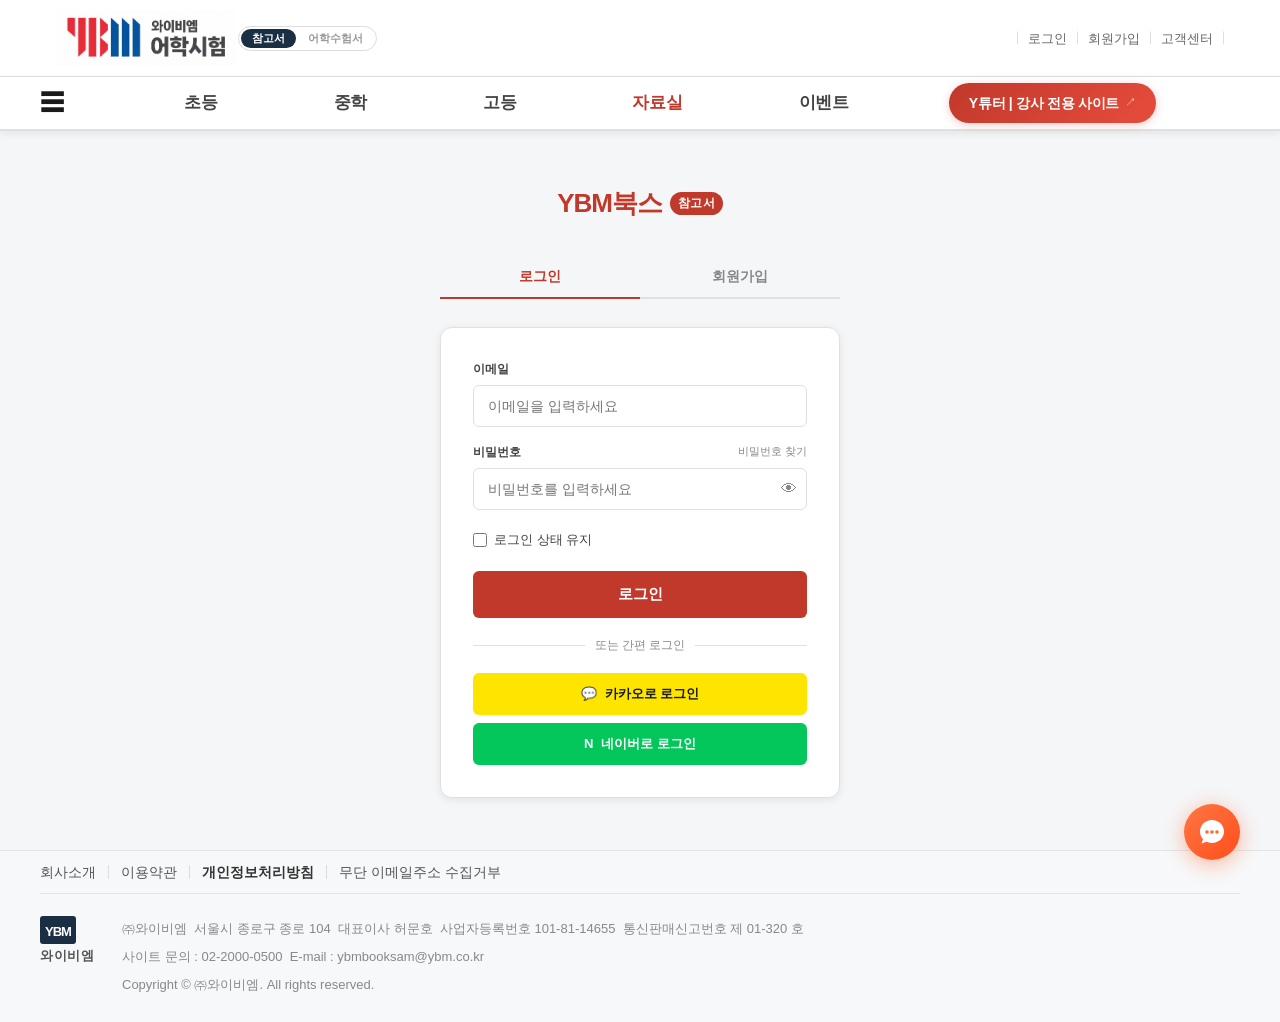
<file: login.html>
﻿<!DOCTYPE html>
<html lang="ko">
<head>
  <meta charset="UTF-8">
  <meta name="viewport" content="width=device-width, initial-scale=1.0">
  <title>로그인 - 북샘</title>
  <link rel="stylesheet" href="css/style.css">
</head>
<body style="background:var(--bg);min-height:100vh;display:flex;flex-direction:column;">

<div class="util-bar">
  <div class="util-bar-inner">
    <div class="ybm-brand">
      <a href="index.html" class="ybm-logo">
        <img class="ybm-mark" src="images/ybm-mark.png" alt="YBM" height="56">
      </a>
      <div class="site-toggle">
        <button class="stg-btn active">참고서</button>
        <button class="stg-btn" onclick="location.href='#'">어학수험서</button>
      </div>
    </div>
    <div class="header-util-links">
      <a href="login.html" class="util-link topbar-login-btn">로그인</a>
      <a href="login.html?tab=join" class="util-link topbar-join-btn">회원가입</a>
      <a href="customer.html" class="util-link">고객센터</a>
      <a href="mypage.html" class="util-link topbar-mypage-btn">마이페이지</a>
    </div>
  </div>
</div>

<nav class="gnb-bar">
  <div class="gnb-inner">
    <a href="index.html" class="gnb-logo-link"><span class="logo-mark">YBM북스</span><span class="logo-badge">참고서</span></a>
    <a href="https://my-first-app-drab-one.vercel.app/" target="_blank" class="gnb-logo-shortcut">Y튜터 <span class="sc-arrow">↗</span></a>
    <button class="gnb-all"><span class="hamburger">☰</span></button>
    <div class="gnb-nav">
      <div class="gnb-item" data-cat="elementary">
        <span class="gnb-link">초등</span>
        <div class="gnb-dropdown">
          <div class="dropdown-cat" style="background:var(--elem);">
            <span class="dropdown-cat-icon">🎒</span>
            <span class="dropdown-cat-label">초등</span>
          </div>
          <div class="dropdown-body">
            <a href="books.html?cat=elementary&type=참고서" class="mega-group-title">참고서</a>
            <a href="books.html?cat=elementary&type=참고서&subject=영어" class="mega-sub-link">영어</a>
            <a href="books.html?cat=elementary&type=참고서&subject=수학" class="mega-sub-link">수학</a>
            <a href="books.html?cat=elementary&type=ELT" class="mega-group-title">ELT</a>
            <a href="books.html?cat=elementary&type=교과서" class="mega-group-title">교과서</a>
            <a href="books.html?cat=elementary&type=일반" class="mega-group-title">일반 · 수험서</a>
          </div>
        </div>
      </div>
      <div class="gnb-item" data-cat="middle">
        <span class="gnb-link">중학</span>
        <div class="gnb-dropdown">
          <div class="dropdown-cat" style="background:var(--mid);">
            <span class="dropdown-cat-icon">📚</span>
            <span class="dropdown-cat-label">중학</span>
          </div>
          <div class="dropdown-body">
            <a href="books.html?cat=middle&type=참고서" class="mega-group-title">참고서</a>
            <a href="books.html?cat=middle&type=참고서&subject=영어" class="mega-sub-link">영어</a>
            <a href="books.html?cat=middle&type=참고서&subject=수학" class="mega-sub-link">수학</a>
            <a href="books.html?cat=middle&type=ELT" class="mega-group-title">ELT</a>
            <a href="books.html?cat=middle&type=교과서" class="mega-group-title">교과서</a>
            <a href="books.html?cat=middle&type=일반" class="mega-group-title">일반 · 수험서</a>
          </div>
        </div>
      </div>
      <div class="gnb-item" data-cat="high">
        <span class="gnb-link">고등</span>
        <div class="gnb-dropdown">
          <div class="dropdown-cat" style="background:var(--high);">
            <span class="dropdown-cat-icon">🎓</span>
            <span class="dropdown-cat-label">고등</span>
          </div>
          <div class="dropdown-body">
            <a href="books.html?cat=high&type=참고서" class="mega-group-title">참고서</a>
            <a href="books.html?cat=high&type=참고서&subject=영어" class="mega-sub-link">영어</a>
            <a href="books.html?cat=high&type=참고서&subject=수학" class="mega-sub-link">수학</a>
            <a href="books.html?cat=high&type=ELT" class="mega-group-title">ELT</a>
            <a href="books.html?cat=high&type=교과서" class="mega-group-title">교과서</a>
            <a href="books.html?cat=high&type=일반" class="mega-group-title">일반 · 수험서</a>
          </div>
        </div>
      </div>
      <div class="gnb-item" data-cat="resources">
        <a href="resources.html" class="gnb-link">자료실</a>
        <div class="gnb-dropdown">
          <div class="dropdown-cat" style="background:var(--res);">
            <span class="dropdown-cat-icon">📂</span>
            <span class="dropdown-cat-label">자료실</span>
          </div>
          <div class="dropdown-body">
            <a href="resources.html?tab=materials" class="mega-group-title">교재자료실</a>
            <div class="gnb-sub-group">
              <a href="resources.html?tab=study&stab=vocab" class="mega-group-title">스터디존</a>
              <div class="gnb-subflyout">
                <a href="resources.html?tab=study&stab=vocab" class="gnb-flyout-link">온라인어휘학습기</a>
                <a href="resources.html?tab=study&stab=grammar" class="gnb-flyout-link">문법예문뱅크</a>
                <a href="resources.html?tab=study&stab=daily" class="gnb-flyout-link">데일리외국어</a>
                <a href="resources.html?tab=study&stab=mp3" class="gnb-flyout-link">MP3 바로듣기</a>
              </div>
            </div>
            <div class="gnb-sub-group">
              <a href="resources.html?tab=howto" class="mega-group-title">교재활용법</a>
              <div class="gnb-subflyout">
                <a href="resources.html?tab=howto" class="gnb-flyout-link">교재소개 및 활용방법</a>
                <a href="resources.html?tab=howto&sub=curation" class="gnb-flyout-link">큐레이션</a>
              </div>
            </div>
          </div>
        </div>
      </div>
      <div class="gnb-item" data-cat="events">
        <a href="events.html" class="gnb-link">이벤트</a>
      </div>

      <a href="https://my-first-app-drab-one.vercel.app/" target="_blank" class="gnb-toeic-btn">Y튜터 | 강사 전용 사이트 <span>↗</span></a>
    </div>
    <div class="gnb-util-right">
      
      <a href="login.html" class="gnb-util-link gnb-login-link">로그인</a>
      <a href="login.html" class="gnb-util-link gnb-join-link">회원가입</a>
      <a href="customer.html" class="gnb-util-link">고객센터</a>
      <button class="gnb-search-btn" id="gnbSearchToggle" aria-label="검색">
        <svg width="18" height="18" viewBox="0 0 24 24" fill="none" stroke="currentColor" stroke-width="2.2" stroke-linecap="round" stroke-linejoin="round"><circle cx="11" cy="11" r="8"/><line x1="21" y1="21" x2="16.65" y2="16.65"/></svg>
      </button>
    </div>
  </div>
</nav>

<div style="flex:1;display:flex;align-items:center;justify-content:center;padding:52px 20px;">
  <div style="width:100%;max-width:400px;">

    <!-- 로고 -->
    <div style="text-align:center;margin-bottom:32px;">
      <a href="index.html" class="util-logo" style="display:inline-flex;align-items:center;gap:8px;text-decoration:none;">
        <span class="logo-mark" style="font-size:26px;">YBM북스</span>
        <span class="logo-badge">참고서</span>
      </a>
    </div>

    <!-- 탭 -->
    <div style="display:flex;border-bottom:2px solid var(--border);margin-bottom:28px;">
      <button id="tab-login" onclick="switchLoginTab('login')" style="flex:1;padding:11px;background:none;border:none;font-size:14px;font-weight:700;color:var(--red);border-bottom:2px solid var(--red);margin-bottom:-2px;cursor:pointer;">로그인</button>
      <button id="tab-join" onclick="switchLoginTab('join')" style="flex:1;padding:11px;background:none;border:none;font-size:14px;font-weight:600;color:var(--muted);border-bottom:2px solid transparent;margin-bottom:-2px;cursor:pointer;">회원가입</button>
    </div>

    <div style="background:white;border:1px solid var(--border);border-radius:var(--radius-lg);padding:32px;box-shadow:var(--shadow);">

      <!-- 로그인 폼 -->
      <div id="form-login">
        <div style="margin-bottom:16px;">
          <label style="display:block;font-size:12px;font-weight:700;color:var(--text2);margin-bottom:6px;">이메일</label>
          <input type="email" id="email" placeholder="이메일을 입력하세요" style="width:100%;padding:12px 14px;border:1.5px solid var(--border);border-radius:var(--radius);font-size:14px;font-family:inherit;outline:none;box-sizing:border-box;transition:border-color .2s;"
            onfocus="this.style.borderColor='var(--red)'" onblur="this.style.borderColor='var(--border)'">
        </div>
        <div style="margin-bottom:20px;">
          <label style="display:block;font-size:12px;font-weight:700;color:var(--text2);margin-bottom:6px;">
            비밀번호
            <a href="#" style="float:right;font-weight:400;color:var(--muted);font-size:11px;">비밀번호 찾기</a>
          </label>
          <div style="position:relative;">
            <input type="password" id="password" placeholder="비밀번호를 입력하세요" style="width:100%;padding:12px 42px 12px 14px;border:1.5px solid var(--border);border-radius:var(--radius);font-size:14px;font-family:inherit;outline:none;box-sizing:border-box;transition:border-color .2s;"
              onfocus="this.style.borderColor='var(--red)'" onblur="this.style.borderColor='var(--border)'"
              onkeydown="if(event.key==='Enter')doLogin()">
            <button onclick="togglePw()" id="pwEye" style="position:absolute;right:10px;top:50%;transform:translateY(-50%);background:none;border:none;font-size:16px;cursor:pointer;color:var(--muted);">👁</button>
          </div>
        </div>
        <label style="display:flex;align-items:center;gap:7px;font-size:13px;color:var(--text2);margin-bottom:20px;cursor:pointer;">
          <input type="checkbox" style="width:14px;height:14px;accent-color:var(--red);"> 로그인 상태 유지
        </label>
        <button onclick="doLogin()" style="width:100%;background:var(--red);color:white;border:none;padding:14px;border-radius:var(--radius);font-size:15px;font-weight:800;cursor:pointer;transition:background .15s;"
          onmouseover="this.style.background='var(--red-dark)'" onmouseout="this.style.background='var(--red)'">로그인</button>

        <div style="display:flex;align-items:center;gap:10px;margin:18px 0;">
          <div style="flex:1;height:1px;background:var(--border);"></div>
          <span style="font-size:12px;color:var(--muted);">또는 간편 로그인</span>
          <div style="flex:1;height:1px;background:var(--border);"></div>
        </div>

        <div style="display:flex;flex-direction:column;gap:8px;">
          <button onclick="socialLogin('카카오')" style="width:100%;background:#FEE500;color:#1a1a1a;border:none;padding:12px;border-radius:var(--radius);font-size:13px;font-weight:700;cursor:pointer;display:flex;align-items:center;justify-content:center;gap:8px;">
            <span>💬</span> 카카오로 로그인
          </button>
          <button onclick="socialLogin('네이버')" style="width:100%;background:#03C75A;color:white;border:none;padding:12px;border-radius:var(--radius);font-size:13px;font-weight:700;cursor:pointer;display:flex;align-items:center;justify-content:center;gap:8px;">
            <strong>N</strong> 네이버로 로그인
          </button>
        </div>
      </div>

      <!-- 회원가입 폼 -->
      <div id="form-join" style="display:none;">
        <div style="margin-bottom:24px;font-size:14px;color:var(--text2);text-align:center;">의사결정 필요</div>
        <button onclick="doJoin()" style="width:100%;background:var(--navy);color:white;border:none;padding:14px;border-radius:var(--radius);font-size:15px;font-weight:800;cursor:pointer;">회원가입</button>
      </div>

    </div>
  </div>
</div>

<footer class="site-footer">
  <div class="footer-inner">
    <div class="footer-nav">
      <a href="#" class="footer-nav-link">회사소개</a>
      <a href="#" class="footer-nav-link">이용약관</a>
      <a href="#" class="footer-nav-link bold">개인정보처리방침</a>
      <a href="#" class="footer-nav-link">무단 이메일주소 수집거부</a>
    </div>
    <div class="footer-corp">
      <div class="footer-ybm-logo">
        <div class="footer-ybm-mark">
          <svg viewBox="0 0 36 28" fill="none" xmlns="http://www.w3.org/2000/svg">
            <rect width="36" height="28" rx="3" fill="#1a2e44"/>
            <text x="5" y="20" font-family="Arial Black,sans-serif" font-size="13" font-weight="900" fill="white" letter-spacing="-1">YBM</text>
          </svg>
        </div>
        <div class="footer-ybm-name">와이비엠</div>
      </div>
      <div class="footer-info">
        <p>㈜와이비엠&nbsp;&nbsp;서울시 종로구 종로 104&nbsp;&nbsp;대표이사 허문호&nbsp;&nbsp;사업자등록번호 101-81-14655&nbsp;&nbsp;통신판매신고번호 제 01-320 호</p>
        <p>사이트 문의 : 02-2000-0500&nbsp;&nbsp;E-mail : ybmbooksam@ybm.co.kr</p>
        <p>Copyright © ㈜와이비엠. All rights reserved.</p>
      </div>
    </div>
  </div>
</footer>

<script src="js/main.js?v=5"></script>
<script>
const initTab = new URLSearchParams(location.search).get('tab');
if (initTab === 'join') switchLoginTab('join');

function switchLoginTab(tab) {
  document.getElementById('form-login').style.display = tab==='login'?'':'none';
  document.getElementById('form-join').style.display  = tab==='join'?'':'none';
  document.getElementById('tab-login').style.color = tab==='login'?'var(--red)':'var(--muted)';
  document.getElementById('tab-login').style.borderBottomColor = tab==='login'?'var(--red)':'transparent';
  document.getElementById('tab-join').style.color  = tab==='join'?'var(--red)':'var(--muted)';
  document.getElementById('tab-join').style.borderBottomColor  = tab==='join'?'var(--red)':'transparent';
}

function togglePw() {
  const pw = document.getElementById('password');
  const eye = document.getElementById('pwEye');
  pw.type = pw.type==='password'?'text':'password';
  eye.textContent = pw.type==='password'?'👁':'🙈';
}

function doLogin() {
  const email = document.getElementById('email').value;
  const pw    = document.getElementById('password').value;
  if(!email||!pw){Toast.show('이메일과 비밀번호를 입력하세요.','error');return;}
  Toast.show('로그인 중...','success');
  setTimeout(() => {
    localStorage.setItem('booksam_user', JSON.stringify({email, name: email.split('@')[0]}));
    localStorage.setItem('isLoggedIn', 'true');
    const redirectUrl = localStorage.getItem('redirectAfterLogin') || 'index.html';
    localStorage.removeItem('redirectAfterLogin');
    location.href = redirectUrl;
  }, 1000);
}

function doJoin() {
  Toast.show('회원가입이 완료되었습니다! 🎉','success');
  setTimeout(()=>switchLoginTab('login'),1200);
}

function socialLogin(provider) {
  Toast.show(`${provider} 로그인을 시도합니다...`,'success');
  setTimeout(()=>location.href='index.html',1200);
}
</script>
</body>
</html>
</file>
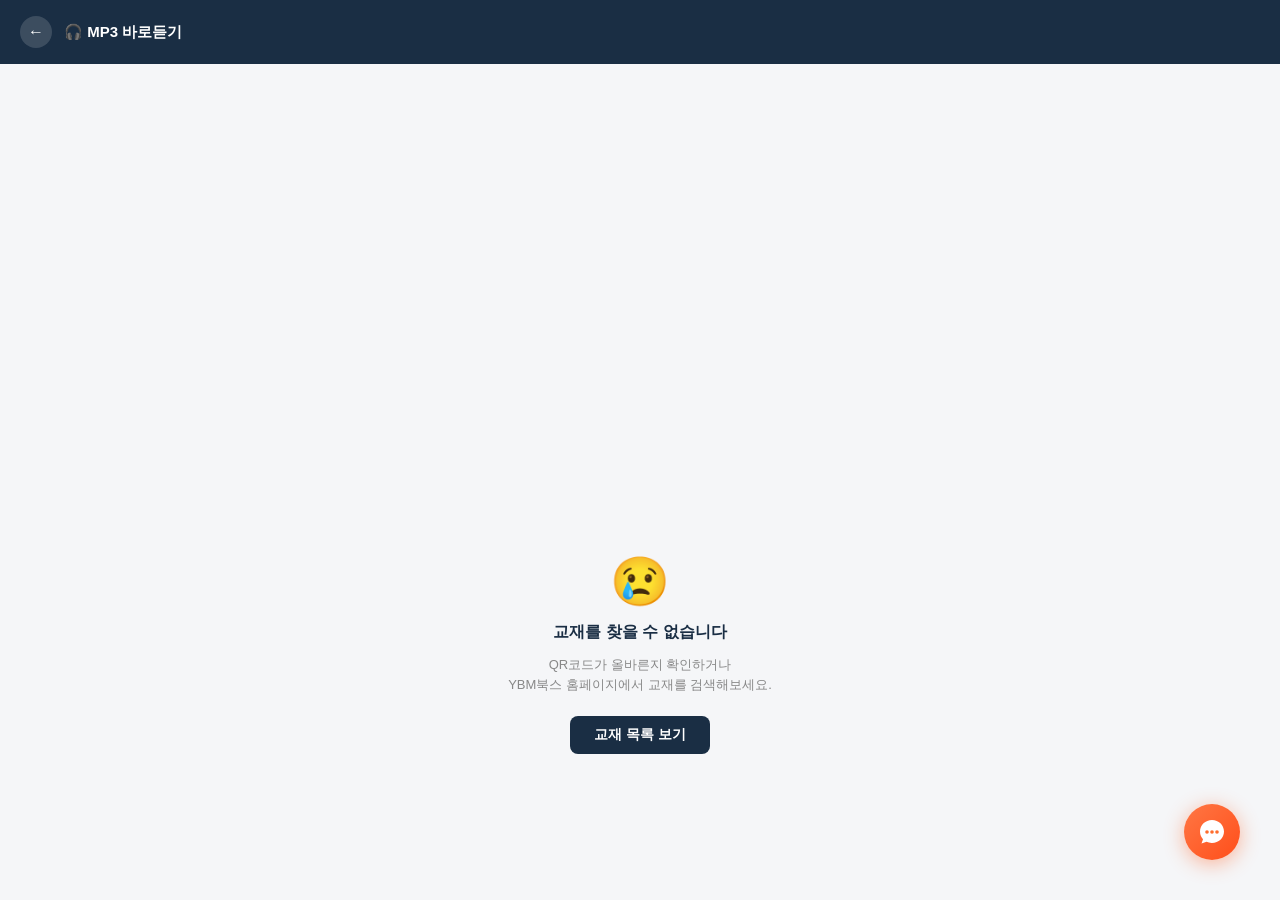
<file: mp3.html>
﻿<!DOCTYPE html>
<html lang="ko">
<head>
  <meta charset="UTF-8">
  <meta name="viewport" content="width=device-width, initial-scale=1.0, maximum-scale=1.0, user-scalable=no">
  <title>MP3 바로듣기 - YBM북스</title>
  <style>
    :root {
      --navy: #1a2e44;
      --blue: #1565c0;
      --red:  #e53935;
      --bg:   #f5f6f8;
      --border: #e0e0e0;
      --text: #1a2e44;
      --muted: #888;
    }
    * { box-sizing: border-box; margin: 0; padding: 0; }
    body {
      font-family: 'Pretendard', 'Noto Sans KR', sans-serif;
      background: var(--bg);
      color: var(--text);
      min-height: 100vh;
      display: flex;
      flex-direction: column;
    }

    /* 헤더 */
    .mp3-header {
      background: var(--navy);
      color: white;
      padding: 16px 20px;
      display: flex;
      align-items: center;
      gap: 12px;
      position: sticky;
      top: 0;
      z-index: 10;
    }
    .mp3-header-logo {
      font-size: 13px;
      font-weight: 800;
      color: white;
      text-decoration: none;
      opacity: 0.7;
    }
    .mp3-header-divider { opacity: 0.3; }
    .mp3-header-title {
      font-size: 15px;
      font-weight: 800;
      flex: 1;
    }

    /* 교재 정보 */
    .mp3-book-info {
      background: white;
      border-bottom: 1px solid var(--border);
      padding: 14px 20px;
      display: flex;
      align-items: center;
      gap: 14px;
    }
    .mp3-book-cover {
      width: 52px;
      height: 68px;
      border-radius: 4px;
      overflow: hidden;
      flex-shrink: 0;
      background: #eee;
    }
    .mp3-book-cover img {
      width: 100%;
      height: 100%;
      object-fit: cover;
    }
    .mp3-book-cover-placeholder {
      width: 100%;
      height: 100%;
      display: flex;
      align-items: center;
      justify-content: center;
      font-size: 24px;
    }
    .mp3-book-meta {}
    .mp3-book-name {
      font-size: 15px;
      font-weight: 800;
      color: var(--navy);
      line-height: 1.4;
      margin-bottom: 4px;
    }
    .mp3-book-author {
      font-size: 12px;
      color: var(--muted);
    }
    .mp3-track-count {
      font-size: 12px;
      color: var(--blue);
      font-weight: 700;
      margin-top: 4px;
    }

    /* 트랙 리스트 */
    .mp3-list {
      flex: 1;
      overflow-y: auto;
      padding: 12px 0 120px;
    }

    .mp3-lesson-group {
      margin-bottom: 4px;
    }
    .mp3-lesson-header {
      display: flex;
      justify-content: space-between;
      align-items: center;
      padding: 13px 20px;
      background: white;
      border-bottom: 1px solid var(--border);
      cursor: pointer;
      font-size: 14px;
      font-weight: 700;
      color: var(--navy);
      user-select: none;
    }
    .mp3-lesson-header.open {
      background: #eef2ff;
      color: var(--blue);
    }
    .mp3-lesson-arrow { font-size: 11px; color: var(--muted); transition: transform .2s; }
    .mp3-lesson-header.open .mp3-lesson-arrow { color: var(--blue); }

    .mp3-tracks-body { background: #fafafa; }
    .mp3-track-row {
      display: flex;
      align-items: center;
      padding: 12px 20px;
      border-bottom: 1px solid #f0f0f0;
      gap: 12px;
      cursor: pointer;
      transition: background .15s;
    }
    .mp3-track-row:active { background: #f0f4ff; }
    .mp3-track-row.playing { background: #fff8e1; }

    .mp3-track-num {
      font-size: 12px;
      color: var(--muted);
      width: 22px;
      text-align: center;
      flex-shrink: 0;
    }
    .mp3-track-row.playing .mp3-track-num { color: var(--blue); }

    .mp3-track-label {
      flex: 1;
      font-size: 14px;
      color: #333;
    }
    .mp3-track-row.playing .mp3-track-label {
      font-weight: 700;
      color: var(--navy);
    }

    .mp3-track-duration {
      font-size: 11px;
      color: var(--muted);
      flex-shrink: 0;
    }

    .mp3-play-btn {
      width: 36px;
      height: 36px;
      border-radius: 50%;
      border: 1.5px solid var(--border);
      background: white;
      font-size: 13px;
      cursor: pointer;
      display: flex;
      align-items: center;
      justify-content: center;
      flex-shrink: 0;
      transition: all .15s;
    }
    .mp3-track-row.playing .mp3-play-btn {
      background: var(--navy);
      border-color: var(--navy);
      color: white;
    }

    /* 하단 플레이어 */
    .mp3-player {
      position: fixed;
      bottom: 0;
      left: 0;
      right: 0;
      background: var(--navy);
      color: white;
      padding: 14px 20px 20px;
      display: none;
      flex-direction: column;
      gap: 10px;
      box-shadow: 0 -4px 20px rgba(0,0,0,.2);
    }
    .mp3-player.visible { display: flex; }

    .mp3-player-info {
      display: flex;
      align-items: center;
      gap: 10px;
    }
    .mp3-np-dot {
      color: #4fc3f7;
      font-size: 8px;
      animation: mp3blink 1.2s infinite;
    }
    @keyframes mp3blink { 0%,100%{opacity:1} 50%{opacity:.2} }
    .mp3-np-title { font-size: 14px; font-weight: 700; line-height: 1.3; }
    .mp3-np-sub   { font-size: 11px; color: rgba(255,255,255,.5); margin-top: 2px; }

    .mp3-progress-row {
      display: flex;
      align-items: center;
      gap: 10px;
    }
    .mp3-np-time { font-size: 11px; color: rgba(255,255,255,.6); white-space: nowrap; min-width: 32px; }
    .mp3-np-time.right { text-align: right; }
    .mp3-np-bar {
      flex: 1;
      height: 4px;
      background: rgba(255,255,255,.2);
      border-radius: 2px;
      cursor: pointer;
      position: relative;
    }
    .mp3-np-bar:active { height: 8px; }
    .mp3-np-fill {
      height: 100%;
      background: #4fc3f7;
      border-radius: 2px;
      width: 0;
      transition: width .1s linear;
    }

    .mp3-ctrl-row {
      display: flex;
      align-items: center;
      justify-content: space-between;
    }
    .mp3-ctrl-btns {
      display: flex;
      align-items: center;
      gap: 16px;
    }
    .mp3-ctrl-btn {
      background: none;
      border: none;
      color: rgba(255,255,255,.8);
      font-size: 20px;
      cursor: pointer;
      padding: 4px;
    }
    .mp3-ctrl-pp {
      width: 44px;
      height: 44px;
      border-radius: 50%;
      background: white;
      color: var(--navy);
      border: none;
      font-size: 18px;
      cursor: pointer;
      display: flex;
      align-items: center;
      justify-content: center;
    }
    .mp3-speed-wrap {
      display: flex;
      align-items: center;
      gap: 4px;
    }
    .mp3-speed-label { font-size: 11px; color: rgba(255,255,255,.5); margin-right: 2px; }
    .mp3-speed-btn {
      font-size: 11px;
      padding: 3px 6px;
      border-radius: 10px;
      border: 1px solid rgba(255,255,255,.25);
      background: none;
      color: rgba(255,255,255,.6);
      cursor: pointer;
    }
    .mp3-speed-btn.active {
      background: rgba(255,255,255,.2);
      color: white;
      border-color: rgba(255,255,255,.5);
    }

    /* 에러/로딩 */
    .mp3-error {
      flex: 1;
      display: flex;
      flex-direction: column;
      align-items: center;
      justify-content: center;
      gap: 12px;
      color: var(--muted);
      padding: 40px 20px;
      text-align: center;
    }
    .mp3-error-icon { font-size: 48px; }
    .mp3-error-title { font-size: 16px; font-weight: 700; color: var(--text); }
    .mp3-error-desc { font-size: 13px; line-height: 1.6; }
    .mp3-error-btn {
      margin-top: 8px;
      padding: 10px 24px;
      background: var(--navy);
      color: white;
      border: none;
      border-radius: 8px;
      font-size: 14px;
      font-weight: 700;
      cursor: pointer;
      text-decoration: none;
      display: inline-block;
    }
  </style>
</head>
<body>

<!-- 헤더 -->
<div class="mp3-header">
  <button onclick="history.back()" style="background:rgba(255,255,255,.15);border:none;color:white;width:32px;height:32px;border-radius:50%;font-size:16px;cursor:pointer;display:flex;align-items:center;justify-content:center;flex-shrink:0;">←</button>
  <span class="mp3-header-title">🎧 MP3 바로듣기</span>
</div>

<!-- 교재 정보 -->
<div class="mp3-book-info" id="bookInfo" style="display:none">
  <div class="mp3-book-cover" id="bookCover"></div>
  <div class="mp3-book-meta">
    <div class="mp3-book-name" id="bookName"></div>
    <div class="mp3-book-author" id="bookAuthor"></div>
    <div class="mp3-track-count" id="trackCount"></div>
  </div>
</div>

<!-- 트랙 리스트 -->
<div class="mp3-list" id="mp3List"></div>

<!-- 에러 -->
<div class="mp3-error" id="mp3Error" style="display:none">
  <div class="mp3-error-icon">😢</div>
  <div class="mp3-error-title">교재를 찾을 수 없습니다</div>
  <div class="mp3-error-desc">QR코드가 올바른지 확인하거나<br>YBM북스 홈페이지에서 교재를 검색해보세요.</div>
  <a href="books.html" class="mp3-error-btn">교재 목록 보기</a>
</div>

<!-- 하단 플레이어 -->
<div class="mp3-player" id="mp3Player">
  <div class="mp3-player-info">
    <span class="mp3-np-dot">●</span>
    <div>
      <div class="mp3-np-title" id="npTitle"></div>
      <div class="mp3-np-sub"   id="npSub"></div>
    </div>
  </div>
  <div class="mp3-progress-row">
    <span class="mp3-np-time" id="npCur">0:00</span>
    <div class="mp3-np-bar" id="npBar" onclick="seek(event, this)">
      <div class="mp3-np-fill" id="npFill"></div>
    </div>
    <span class="mp3-np-time right" id="npTot">0:00</span>
  </div>
  <div class="mp3-ctrl-row">
    <div class="mp3-ctrl-btns">
      <button class="mp3-ctrl-btn" onclick="playPrev()" title="이전">⏮</button>
      <button class="mp3-ctrl-pp" id="ppBtn" onclick="togglePlay()">⏸</button>
      <button class="mp3-ctrl-btn" onclick="playNext()" title="다음">⏭</button>
    </div>
    <div class="mp3-speed-wrap">
      <span class="mp3-speed-label">배속</span>
      <button class="mp3-speed-btn" data-speed="0.75" onclick="setSpeed(0.75)">0.75x</button>
      <button class="mp3-speed-btn active" data-speed="1"    onclick="setSpeed(1)">1x</button>
      <button class="mp3-speed-btn" data-speed="1.25" onclick="setSpeed(1.25)">1.25x</button>
      <button class="mp3-speed-btn" data-speed="1.5"  onclick="setSpeed(1.5)">1.5x</button>
    </div>
  </div>
</div>

<script src="js/main.js?v=5"></script>
<script>
const MP3_TRACKS = {
  16: [
    { lesson:'Lesson 1 - All about Me',                    tracks:['Vocabulary List','Listen A','Listen B','Watch','Read','Wrap Up_1'] },
    { lesson:'Lesson 2 - Think Wise, Stay Safe',           tracks:['Vocabulary List','Listen A','Listen B','Watch','Read','Wrap Up_2'] },
    { lesson:'Lesson 3 - Wonderful Stories from School',   tracks:['Vocabulary List','Listen A','Listen B','Watch','Read','Wrap Up_3'] },
    { lesson:'Lesson 4 - Make a Difference in Our Community', tracks:['Vocabulary List','Listen A','Listen B','Watch','Read','Wrap Up_4'] },
  ],
  17: [
    { lesson:'Lesson 1 - Technology in Our Lives',  tracks:['Vocabulary List','Listen A','Listen B','Watch','Read','Wrap Up_1'] },
    { lesson:'Lesson 2 - Nature and Environment',   tracks:['Vocabulary List','Listen A','Listen B','Watch','Read','Wrap Up_2'] },
    { lesson:'Lesson 3 - Culture and Tradition',    tracks:['Vocabulary List','Listen A','Listen B','Watch','Read','Wrap Up_3'] },
    { lesson:'Lesson 4 - Dreams and Future',        tracks:['Vocabulary List','Listen A','Listen B','Watch','Read','Wrap Up_4'] },
  ],
  18: [
    { lesson:'Lesson 1 - Global Issues',    tracks:['Vocabulary List','Listen A','Listen B','Watch','Read','Wrap Up_1'] },
    { lesson:'Lesson 2 - Science & Art',    tracks:['Vocabulary List','Listen A','Listen B','Watch','Read','Wrap Up_2'] },
    { lesson:'Lesson 3 - Media & Society',  tracks:['Vocabulary List','Listen A','Listen B','Watch','Read','Wrap Up_3'] },
    { lesson:'Lesson 4 - Future Careers',   tracks:['Vocabulary List','Listen A','Listen B','Watch','Read','Wrap Up_4'] },
  ],
  1: [
    { lesson:'Chapter 1 - Short Vowels',   tracks:['Vocabulary List','Listen & Chant','Story Time','Let\'s Practice','Wrap Up'] },
    { lesson:'Chapter 2 - Long Vowels',    tracks:['Vocabulary List','Listen & Chant','Story Time','Let\'s Practice','Wrap Up'] },
    { lesson:'Chapter 3 - Consonants',     tracks:['Vocabulary List','Listen & Chant','Story Time','Let\'s Practice','Wrap Up'] },
    { lesson:'Chapter 4 - Blends',         tracks:['Vocabulary List','Listen & Chant','Story Time','Let\'s Practice','Wrap Up'] },
  ],
  2: [
    { lesson:'Chapter 1 - Digraphs',       tracks:['Vocabulary List','Listen & Chant','Story Time','Let\'s Practice','Wrap Up'] },
    { lesson:'Chapter 2 - Diphthongs',     tracks:['Vocabulary List','Listen & Chant','Story Time','Let\'s Practice','Wrap Up'] },
    { lesson:'Chapter 3 - R-Controlled',   tracks:['Vocabulary List','Listen & Chant','Story Time','Let\'s Practice','Wrap Up'] },
    { lesson:'Chapter 4 - Silent Letters', tracks:['Vocabulary List','Listen & Chant','Story Time','Let\'s Practice','Wrap Up'] },
  ],
  19: [
    { lesson:'Chapter 1 - Vowel Teams',    tracks:['Vocabulary List','Listen & Chant','Story Time','Let\'s Practice','Wrap Up'] },
    { lesson:'Chapter 2 - Sight Words',    tracks:['Vocabulary List','Listen & Chant','Story Time','Let\'s Practice','Wrap Up'] },
    { lesson:'Chapter 3 - Word Families',  tracks:['Vocabulary List','Listen & Chant','Story Time','Let\'s Practice','Wrap Up'] },
    { lesson:'Chapter 4 - Review',         tracks:['Vocabulary List','Listen & Chant','Story Time','Let\'s Practice','Wrap Up'] },
  ],
  20: [
    { lesson:'Unit 1 - Animals',      tracks:['Vocabulary Preview','Reading Passage A','Reading Passage B','Listening Check','Wrap Up'] },
    { lesson:'Unit 2 - Nature',       tracks:['Vocabulary Preview','Reading Passage A','Reading Passage B','Listening Check','Wrap Up'] },
    { lesson:'Unit 3 - People',       tracks:['Vocabulary Preview','Reading Passage A','Reading Passage B','Listening Check','Wrap Up'] },
    { lesson:'Unit 4 - Science',      tracks:['Vocabulary Preview','Reading Passage A','Reading Passage B','Listening Check','Wrap Up'] },
  ],
  21: [
    { lesson:'Unit 1 - Culture',      tracks:['Vocabulary Preview','Reading Passage A','Reading Passage B','Listening Check','Wrap Up'] },
    { lesson:'Unit 2 - History',      tracks:['Vocabulary Preview','Reading Passage A','Reading Passage B','Listening Check','Wrap Up'] },
    { lesson:'Unit 3 - Technology',   tracks:['Vocabulary Preview','Reading Passage A','Reading Passage B','Listening Check','Wrap Up'] },
    { lesson:'Unit 4 - Society',      tracks:['Vocabulary Preview','Reading Passage A','Reading Passage B','Listening Check','Wrap Up'] },
  ],
  22: [
    { lesson:'Unit 1 - Environment',  tracks:['Vocabulary Preview','Reading Passage A','Reading Passage B','Listening Check','Wrap Up'] },
    { lesson:'Unit 2 - Art & Music',  tracks:['Vocabulary Preview','Reading Passage A','Reading Passage B','Listening Check','Wrap Up'] },
    { lesson:'Unit 3 - Sports',       tracks:['Vocabulary Preview','Reading Passage A','Reading Passage B','Listening Check','Wrap Up'] },
    { lesson:'Unit 4 - Future',       tracks:['Vocabulary Preview','Reading Passage A','Reading Passage B','Listening Check','Wrap Up'] },
  ],
  6: [
    { lesson:'Day 01–05',   tracks:['Word List','Example Sentences A','Example Sentences B','Review Test'] },
    { lesson:'Day 06–10',   tracks:['Word List','Example Sentences A','Example Sentences B','Review Test'] },
    { lesson:'Day 11–15',   tracks:['Word List','Example Sentences A','Example Sentences B','Review Test'] },
    { lesson:'Day 16–20',   tracks:['Word List','Example Sentences A','Example Sentences B','Review Test'] },
    { lesson:'Day 21–25',   tracks:['Word List','Example Sentences A','Example Sentences B','Review Test'] },
  ],
  7: [
    { lesson:'Day 01–05',   tracks:['Word List','Example Sentences A','Example Sentences B','Review Test'] },
    { lesson:'Day 06–10',   tracks:['Word List','Example Sentences A','Example Sentences B','Review Test'] },
    { lesson:'Day 11–15',   tracks:['Word List','Example Sentences A','Example Sentences B','Review Test'] },
    { lesson:'Day 16–20',   tracks:['Word List','Example Sentences A','Example Sentences B','Review Test'] },
    { lesson:'Day 21–25',   tracks:['Word List','Example Sentences A','Example Sentences B','Review Test'] },
  ],
  8: [
    { lesson:'Day 01–05',   tracks:['Word List','Example Sentences A','Example Sentences B','Review Test'] },
    { lesson:'Day 06–10',   tracks:['Word List','Example Sentences A','Example Sentences B','Review Test'] },
    { lesson:'Day 11–15',   tracks:['Word List','Example Sentences A','Example Sentences B','Review Test'] },
    { lesson:'Day 16–20',   tracks:['Word List','Example Sentences A','Example Sentences B','Review Test'] },
    { lesson:'Day 21–25',   tracks:['Word List','Example Sentences A','Example Sentences B','Review Test'] },
  ],
};
const MP3_DEFAULT = [
  { lesson:'Unit 1', tracks:['Vocabulary List','Listen A','Listen B','Watch','Read','Wrap Up'] },
  { lesson:'Unit 2', tracks:['Vocabulary List','Listen A','Listen B','Watch','Read','Wrap Up'] },
  { lesson:'Unit 3', tracks:['Vocabulary List','Listen A','Listen B','Watch','Read','Wrap Up'] },
  { lesson:'Unit 4', tracks:['Vocabulary List','Listen A','Listen B','Watch','Read','Wrap Up'] },
];

// ── 초기화 ──
const params  = new URLSearchParams(location.search);
const bookId  = parseInt(params.get('id'));
const book    = BOOKS.find(b => b.id === bookId);
const lessons = MP3_TRACKS[bookId] || MP3_DEFAULT;

let state = { timer:null, elapsed:0, duration:0, speed:1, playing:false, li:-1, ti:-1 };

function fmt(s) { return `${Math.floor(s/60)}:${String(Math.floor(s%60)).padStart(2,'0')}`; }
function dur(label) {
  const map = {
    'Vocabulary List':165,'Vocabulary Preview':155,
    'Listen A':210,'Listen B':195,'Watch':240,'Read':135,
    'Word List':180,'Example Sentences A':150,'Example Sentences B':150,'Review Test':120,
    'Reading Passage A':220,'Reading Passage B':200,'Listening Check':175,
    'Listen & Chant':130,'Story Time':180,"Let's Practice":120,
  };
  for (const k of Object.keys(map)) { if (label.startsWith(k)) return map[k]; }
  return 180;
}

// 교재 정보 렌더
if (!book) {
  document.getElementById('mp3Error').style.display = 'flex';
} else {
  document.getElementById('bookInfo').style.display = 'flex';
  document.title = `MP3 바로듣기 - ${book.title}`;

  const cover = document.getElementById('bookCover');
  cover.innerHTML = book.img
    ? `<img src="${book.img}" alt="${book.title}">`
    : `<div class="mp3-book-cover-placeholder">📚</div>`;

  document.getElementById('bookName').textContent   = book.title;
  document.getElementById('bookAuthor').textContent = `${book.author} · ${book.publisher || 'YBM'}`;

  const totalTracks = lessons.reduce((acc, ls) => acc + ls.tracks.length, 0);
  document.getElementById('trackCount').textContent = `총 ${lessons.length}개 단원 · ${totalTracks}개 트랙`;

  // 트랙 리스트 렌더
  let trackIdx = 0;
  const listEl = document.getElementById('mp3List');
  listEl.innerHTML = lessons.map((ls, li) => `
    <div class="mp3-lesson-group" id="lg${li}">
      <div class="mp3-lesson-header ${li === 0 ? 'open' : ''}" onclick="toggleLesson(${li})">
        <span>${ls.lesson}</span>
        <span class="mp3-lesson-arrow">${li === 0 ? '▲' : '▼'}</span>
      </div>
      <div class="mp3-tracks-body" style="display:${li === 0 ? 'block' : 'none'}">
        ${ls.tracks.map((tr, ti) => {
          const idx = trackIdx++;
          return `
          <div class="mp3-track-row" id="tr${li}_${ti}" onclick="playTrack(${li}, ${ti})">
            <span class="mp3-track-num">${idx + 1}</span>
            <span class="mp3-track-label">${tr}</span>
            <span class="mp3-track-duration">${fmt(dur(tr))}</span>
            <button class="mp3-play-btn" id="pb${li}_${ti}">▶</button>
          </div>`;
        }).join('')}
      </div>
    </div>`).join('');
}

function toggleLesson(li) {
  const group  = document.getElementById('lg' + li);
  const body   = group.querySelector('.mp3-tracks-body');
  const arrow  = group.querySelector('.mp3-lesson-arrow');
  const header = group.querySelector('.mp3-lesson-header');
  const isOpen = body.style.display !== 'none';
  body.style.display = isOpen ? 'none' : 'block';
  arrow.textContent  = isOpen ? '▼' : '▲';
  header.classList.toggle('open', !isOpen);
}

function updateUI() {
  const pct = state.duration ? state.elapsed / state.duration * 100 : 0;
  document.getElementById('npFill').style.width = pct + '%';
  document.getElementById('npCur').textContent  = fmt(state.elapsed);
  document.getElementById('npTot').textContent  = fmt(state.duration);
  document.getElementById('npTitle').textContent = state.trackName  || '';
  document.getElementById('npSub').textContent   = state.lessonName || '';
  document.getElementById('ppBtn').textContent   = state.playing ? '⏸' : '▶';
}

function startTimer() {
  state.timer = setInterval(() => {
    state.elapsed += 0.1 * state.speed;
    if (state.elapsed >= state.duration) {
      state.elapsed = state.duration;
      clearInterval(state.timer); state.playing = false;
      updateUI();
      setTimeout(() => playNext(), 600);
    } else { updateUI(); }
  }, 100);
}

function stopTimer() {
  if (state.timer) { clearInterval(state.timer); state.timer = null; }
}

function clearPlaying() {
  document.querySelectorAll('.mp3-track-row.playing').forEach(r => {
    r.classList.remove('playing');
    const btn = r.querySelector('.mp3-play-btn');
    if (btn) btn.textContent = '▶';
  });
}

function playTrack(li, ti) {
  stopTimer();
  clearPlaying();
  const row = document.getElementById(`tr${li}_${ti}`);
  if (!row) return;
  const label      = row.querySelector('.mp3-track-label').textContent;
  const lsHeader   = document.getElementById('lg' + li)?.querySelector('.mp3-lesson-header span');
  const lessonName = lsHeader ? lsHeader.textContent : '';
  Object.assign(state, { elapsed:0, duration:dur(label), playing:true, li, ti, trackName:label, lessonName });
  row.classList.add('playing');
  row.querySelector('.mp3-play-btn').textContent = '⏸';
  document.getElementById('mp3Player').classList.add('visible');
  updateUI();
  startTimer();

  // 레슨 펼치기
  const body = document.getElementById('lg' + li)?.querySelector('.mp3-tracks-body');
  if (body?.style.display === 'none') toggleLesson(li);

  // 스크롤
  setTimeout(() => row.scrollIntoView({ behavior:'smooth', block:'nearest' }), 100);
}

function togglePlay() {
  if (state.playing) {
    stopTimer(); state.playing = false; updateUI();
    const row = document.getElementById(`tr${state.li}_${state.ti}`);
    if (row) row.querySelector('.mp3-play-btn').textContent = '▶';
  } else if (state.elapsed < state.duration) {
    state.playing = true; updateUI();
    const row = document.getElementById(`tr${state.li}_${state.ti}`);
    if (row) row.querySelector('.mp3-play-btn').textContent = '⏸';
    startTimer();
  }
}

function playPrev() {
  const { li, ti } = state;
  if (ti > 0) playTrack(li, ti - 1);
  else if (li > 0) playTrack(li - 1, lessons[li - 1].tracks.length - 1);
}

function playNext() {
  const { li, ti } = state;
  if (!lessons.length) return;
  if (ti < lessons[li].tracks.length - 1) playTrack(li, ti + 1);
  else if (li < lessons.length - 1) playTrack(li + 1, 0);
}

function seek(e, bar) {
  const rect = bar.getBoundingClientRect();
  state.elapsed = Math.max(0, Math.min(state.duration,
    (e.clientX - rect.left) / rect.width * state.duration));
  updateUI();
}

function setSpeed(s) {
  state.speed = s;
  document.querySelectorAll('.mp3-speed-btn').forEach(b =>
    b.classList.toggle('active', parseFloat(b.dataset.speed) === s));
}
</script>
</body>
</html>
</file>
<file: css/style.css>
/* =============================================
   북샘 v2 — 모바일 퍼스트 반응형
   Base = Mobile (≤768px)
   @media(min-width:769px) = Desktop
   @media(min-width:1025px) = Wide
   ============================================= */

/* ─────────── VARIABLES ─────────── */
:root {
  /* Colors */
  --red:      #c0392b;
  --red-dark: #a93226;
  --orange:   #e65c00;
  --blue:     #1a4fa0;
  --blue-dark:#154080;
  --navy:     #0d1b2a;
  --navy2:    #1a2e44;
  --white:    #ffffff;
  --bg:       #f5f6f8;
  --bg2:      #f0f2f5;
  --text:     #1a1a1a;
  --text2:    #444444;
  --muted:    #888888;
  --border:   #e0e0e0;
  --shadow:   0 2px 8px rgba(0,0,0,.08);
  --shadow-md:0 4px 20px rgba(0,0,0,.12);
  --radius:   6px;
  --radius-lg:12px;
  --elem:     #2e7d32;
  --mid:      #1565c0;
  --high:     #6a1b9a;
  --res:      #e65c00;
  --evt:      #c0392b;

  /* Spacing scale */
  --sp-1:  4px;
  --sp-2:  8px;
  --sp-3:  12px;
  --sp-4:  16px;
  --sp-5:  20px;
  --sp-6:  24px;
  --sp-8:  32px;
  --sp-10: 40px;
  --sp-12: 48px;
  --sp-16: 64px;
}

/* ─────────── RESET ─────────── */
*{box-sizing:border-box;margin:0;padding:0;}
body{font-family:'Pretendard','Noto Sans KR',-apple-system,sans-serif;background:var(--white);color:var(--text);font-size:15px;line-height:1.6;}
a{color:inherit;text-decoration:none;}
ul{list-style:none;}
button{cursor:pointer;font-family:inherit;}
img{max-width:100%;display:block;}

/* ─────────── CONTAINER ─────────── */
.container{
  width:100%;
  padding:0 var(--sp-4);
}
.page-body{min-height:calc(100vh - 100px);}

/* ─────────── TOP UTILITY BAR ─────────── */
.util-topbar{display:block;background:var(--white);border-bottom:1px solid var(--border);}
.util-bar{display:block;}
.util-topbar-inner{max-width:1280px;margin:0 auto;display:flex;align-items:center;justify-content:space-between;padding:0 16px;height:34px;}
.util-topbar-left{display:flex;align-items:center;gap:10px;}
.topbar-home-btn{display:flex;align-items:center;justify-content:center;width:28px;height:28px;color:#999;text-decoration:none;border-radius:4px;transition:color .15s;}
.topbar-home-btn:hover{color:var(--red);}
.topbar-ytutpr{display:flex;align-items:center;gap:4px;font-size:13px;font-weight:800;color:var(--red);background:rgba(192,57,43,.1);border:1.5px solid rgba(192,57,43,.4);padding:4px 12px;border-radius:20px;text-decoration:none;transition:all .15s;white-space:nowrap;box-shadow:0 1px 4px rgba(192,57,43,.12);}
.topbar-ytutpr:hover{background:rgba(192,57,43,.2);box-shadow:0 2px 8px rgba(192,57,43,.2);}
.topbar-ytutpr .topbar-arrow{font-size:11px;}
.util-topbar .util-links{display:flex;align-items:center;}
.util-topbar .util-link{font-size:13px;color:#666;padding:0 10px;border-right:1px solid #e0e0e0;text-decoration:none;white-space:nowrap;transition:color .15s;line-height:1;}
.util-topbar .util-link:last-child{border-right:none;}
.util-topbar .util-link:hover{color:var(--red);}
.util-topbar{display:none!important;}

/* header util links */
.header-util-links{display:none;} /* hidden on mobile */
@media(min-width:769px){
  .header-util-links{display:flex;align-items:center;position:absolute;right:40px;top:50%;transform:translateY(-50%);}
  .header-util-links .util-link{font-size:13px;color:#666;padding:0 10px;border-right:1px solid #e0e0e0;text-decoration:none;white-space:nowrap;transition:color .15s;line-height:1;}
  .header-util-links .util-link:last-child{border-right:none;padding-right:0;}
  .header-util-links .util-link:hover{color:var(--red);}
}

/* 신규 GNB 요소: 모바일 표시 설정 */
.topbar-brand-link{display:none;}

/* ── 모바일 GNB 로고 (util-bar로 이동 — 모바일 숨김) ── */
.gnb-logo-link{display:none;}
.gnb-logo-link .logo-mark{font-size:21px;font-weight:900;color:var(--red);letter-spacing:-1px;}
.gnb-logo-link .logo-badge{background:var(--red);color:white;font-size:11px;font-weight:700;padding:2px 7px;border-radius:20px;}

/* ── 모바일 Y튜터 버튼 (util-topbar로 이동 — 모바일 숨김) ── */
.gnb-logo-shortcut{display:none;}
.gnb-logo-shortcut .sc-arrow{font-size:9px;}

/* ── 모바일 GNB 우측 (util-topbar로 이동 — 모바일 숨김) ── */
.gnb-util-right{display:none;}
.gnb-util-right .gnb-login-link,
.gnb-util-right .gnb-join-link,
.gnb-util-right .gnb-util-link{display:none;}
.gnb-util-right .gnb-search-btn{display:flex;padding:6px 4px;}

/* ── 모바일 토익단행본 버튼 (모바일 숨김) ── */
.gnb-toeic-btn{display:none;}
.gnb-toeic-btn:hover{background:var(--red);color:white;}
.gnb-toeic-btn span{font-size:11px;}

/* ─────────── MAIN HEADER ─────────── */
/* Mobile: 로고 위, 검색창 아래 */
.util-bar{
  background:var(--white);
  border-bottom:1px solid var(--border);
  padding:0 var(--sp-4);
  position:relative;
}
.util-bar-inner{display:flex;flex-wrap:nowrap;align-items:center;height:64px;padding:0 16px;gap:20px;max-width:100%;margin:0 auto;}
.util-bar-series-btn{display:none;}
.util-bar-ytutpr{display:none;}
.gnb-toeic-wrap{display:none;}
/* 시리즈 패널 */
.series-panel{display:none;position:absolute;top:100%;left:0;right:0;z-index:900;background:white;border-top:2px solid var(--navy);box-shadow:0 8px 24px rgba(0,0,0,.12);}
.series-panel.open{display:block;}
.series-panel-inner{max-width:1280px;margin:0 auto;padding:20px 40px 24px;}
.series-tabs{display:flex;gap:4px;margin-bottom:16px;border-bottom:1px solid var(--border);padding-bottom:0;}
.series-tab{padding:8px 20px;font-size:14px;font-weight:600;color:#888;border:none;background:none;cursor:pointer;border-bottom:2px solid transparent;margin-bottom:-1px;transition:color .15s;}
.series-tab.active{color:var(--navy);border-bottom-color:var(--navy);}
.series-grid{display:flex;flex-wrap:wrap;gap:8px;}
.series-pill{padding:7px 14px;font-size:13px;font-weight:500;color:#444;background:#f4f5f7;border:1.5px solid transparent;border-radius:20px;cursor:pointer;transition:all .15s;font-family:inherit;}
.series-pill:hover{background:#e8eaf0;color:var(--navy);}
.series-pill.active{background:var(--navy);color:white;border-color:var(--navy);}
.series-panel-header{display:flex;justify-content:space-between;align-items:center;margin-bottom:12px;}
.series-panel-title{font-size:14px;font-weight:700;color:var(--navy);}
.series-panel-close{font-size:18px;color:#999;background:none;border:none;cursor:pointer;line-height:1;padding:4px 8px;}
.util-bar-series-btn.selected{background:var(--navy);color:white;}
.series-badge{display:inline-block;margin-left:4px;font-size:11px;background:var(--red);color:white;border-radius:10px;padding:1px 6px;vertical-align:middle;}
.util-logo{display:flex;align-items:center;gap:8px;flex-shrink:0;text-decoration:none;}
.util-logo .logo-mark{font-size:24px;font-weight:900;color:var(--red);letter-spacing:-1px;}
.util-logo .logo-badge{background:var(--red);color:white;font-size:12px;font-weight:700;padding:2px 8px;border-radius:20px;}
/* ── YBM 브랜드 로고 + 사이트 토글 ── */
.ybm-brand{display:flex;align-items:center;gap:3px;flex-shrink:0;}
.ybm-logo{display:flex;align-items:center;text-decoration:none;}
.ybm-mark{flex-shrink:0;display:block;}
.site-toggle{display:flex;align-items:center;border:1.5px solid #ddd;border-radius:20px;padding:2px;flex-shrink:0;gap:1px;}
.stg-btn{padding:4px 11px;font-size:11px;font-weight:700;color:#999;background:transparent;border:none;cursor:pointer;font-family:inherit;transition:all .15s;white-space:nowrap;border-radius:16px;line-height:1;}
.stg-btn.active{background:#1a2e44;color:#fff;}
.stg-btn:not(.active):hover{color:#1a2e44;}
.logo-mark{font-size:20px;font-weight:900;color:var(--red);letter-spacing:-1px;}
.logo-sub{font-size:14px;color:var(--text2);font-weight:500;}
.logo-badge{background:var(--red);color:var(--white);font-size:11px;font-weight:700;padding:2px 7px;border-radius:20px;letter-spacing:.3px;flex-shrink:0;}

/* 검색창 */
.search-series-group{flex:1;min-width:0;display:flex;align-items:center;}
.header-search{flex:1;min-width:0;display:flex;align-items:center;}
.search-wrap{
  display:flex;
  align-items:center;
  border:2px solid #d0d5dd;
  border-radius:40px;
  overflow:hidden;
  background:var(--white);
  transition:box-shadow .2s,border-color .2s,background .2s;
  max-width:520px;
  width:100%;
}
.search-wrap:focus-within{border-color:var(--navy);box-shadow:0 0 0 3px rgba(26,46,68,.1);}
/* 카테고리 셀렉트 (공통) */
.search-select,
.search-select2{
  background:#f7f8fa;
  border:none;
  border-right:1.5px solid #e0e0e0;
  padding:0 10px 0 14px;
  height:40px;
  font-size:14px;
  font-family:inherit;
  color:#555;
  cursor:pointer;
  outline:none;
  flex-shrink:0;
  appearance:auto;
}
.search-select{
  min-width:100px;
  border-radius:40px 0 0 40px;
}
.search-select2{
  min-width:72px;
  border-radius:0;
}
.search-select{display:none;}  /* 모바일: 카테고리 셀렉트 숨김 */
.search-select2{display:none;} /* 모바일 숨김 */
.search-input{
  flex:1;
  min-width:0;
  border:none;
  padding:0 var(--sp-3);
  height:40px;
  font-size:15px;
  font-family:inherit;
  outline:none;
  color:var(--text);
  background:transparent;
}
.search-input::placeholder{color:#aaa;}
.search-btn{
  background:var(--navy);
  border:none;
  width:36px;height:36px;min-width:36px;
  margin:0 2px 0 0;
  color:var(--white);
  display:flex;align-items:center;justify-content:center;
  border-radius:50%;cursor:pointer;flex-shrink:0;
  transition:background .15s, transform .1s;
}
.search-btn:hover{background:#243b55;transform:scale(1.05);}

/* 우측 버튼: 모바일 숨김 */
.gnb-special{display:none;}
/* 검색 오버레이: 기본 숨김 (데스크탑 미디어쿼리에만 있어 모바일에서 노출되는 버그 방지) */
.gnb-search-overlay{display:none;}

/* ── 모바일 hero-page: util-bar/topbar 투명 처리 (배너 배경과 일치) ── */
body.hero-page .util-topbar{background:transparent;border-bottom-color:rgba(255,255,255,.15);}
body.hero-page .util-bar{background:transparent;border-bottom-color:rgba(255,255,255,.12);}
body.hero-page .gnb-bar,
body.hero-page .gnb-bar.gnb-scrolled{
  background:transparent !important;
  border-bottom:none !important;
  box-shadow:none !important;
}
body.hero-page .gnb-link{color:rgba(255,255,255,.9);}
body.hero-page .gnb-link:hover{color:white;opacity:.85;}
body.hero-page .gnb-all{color:rgba(255,255,255,.9);}
body.hero-page .hamburger{color:white;}
body.hero-page .util-logo .logo-mark{color:white;text-shadow:0 1px 8px rgba(0,0,0,.18);}
body.hero-page .util-logo .logo-badge{background:rgba(255,255,255,.25);color:white;border:1px solid rgba(255,255,255,.5);}
body.hero-page .search-wrap{background:rgba(255,255,255,.88);border-color:rgba(255,255,255,.65);backdrop-filter:blur(10px);-webkit-backdrop-filter:blur(10px);box-shadow:0 4px 20px rgba(0,0,0,.12);}
body.hero-page .search-wrap:focus-within{background:rgba(255,255,255,.96);}
body.hero-page .search-select,body.hero-page .search-select2{background:rgba(255,255,255,.4);border-right-color:rgba(255,255,255,.4);color:#333;}
body.hero-page .search-btn{background:rgba(26,46,68,.75);}
body.hero-page .util-topbar .util-link{color:rgba(255,255,255,.82);border-right-color:rgba(255,255,255,.2);}
body.hero-page .util-topbar .util-link:hover{color:white;}
body.hero-page .topbar-home-btn{color:rgba(255,255,255,.75);}
body.hero-page .topbar-ytutpr{color:white;background:rgba(255,255,255,.26);border-color:rgba(255,255,255,.65);}

/* 링크 공통 */
.util-links{display:flex;align-items:center;}
.util-link{font-size:14px;color:var(--text2);padding:0 10px;border-right:1px solid var(--border);line-height:1;transition:color .15s;white-space:nowrap;}
.util-link:first-child{border-left:1px solid var(--border);}
.util-link:hover{color:var(--red);}
.cart-badge{background:#e53935;color:white;font-size:11px;font-weight:700;padding:1px 5px;border-radius:10px;min-width:16px;text-align:center;}

.btn-orange{display:flex;align-items:center;gap:6px;background:var(--orange);color:var(--white);border:none;padding:7px 14px;border-radius:4px;font-size:14px;font-weight:700;transition:background .15s;white-space:nowrap;}
.btn-orange:hover{background:#cf5200;}
.btn-blue{display:flex;align-items:center;gap:6px;background:var(--blue);color:var(--white);border:none;padding:7px 14px;border-radius:4px;font-size:14px;font-weight:700;transition:background .15s;white-space:nowrap;}
.btn-blue:hover{background:var(--blue-dark);}

/* ─────────── GNB ─────────── */
/* Mobile: 아이콘만, 가로 스크롤 */
.gnb-bar{
  background:var(--white);
  border-bottom:2px solid var(--border);
  position:sticky;
  top:0;
  z-index:100;
  box-shadow:0 2px 8px rgba(0,0,0,.06);
}
.gnb-inner{
  display:flex;
  align-items:center;
  height:48px;
  flex-wrap:nowrap;
  padding:0 var(--sp-3);
  overflow-x:auto;
  -webkit-overflow-scrolling:touch;
  scrollbar-width:none;
}
.gnb-inner::-webkit-scrollbar{display:none;}
.gnb-nav{
  display:flex;align-items:center;flex:1;gap:0;flex-wrap:nowrap;
  overflow-x:auto;-webkit-overflow-scrolling:touch;scrollbar-width:none;
}
.gnb-nav::-webkit-scrollbar{display:none;}

/* 전체 카테고리에서만 보이는 서브링크 (mega-sub-link 스타일 그대로 사용) */
.gnb-item .dropdown-body .mega-only { display: none !important; }

/* ☰ 버튼: 텍스트 숨기고 아이콘만 */
.gnb-all{
  display:flex;align-items:center;
  font-size:0;
  padding:0 var(--sp-2) 0 0;
  margin-right:0;
  border:none;background:transparent;outline:none;
  color:var(--text);cursor:pointer;
  flex-shrink:0;font-family:inherit;
  transition:color .15s;
}
.gnb-all:hover{color:var(--red);}
.hamburger{font-size:20px;line-height:1;}

/* 모바일 GNB 링크: 컴팩트 */
span.gnb-link{cursor:default;}
.gnb-link{
  display:flex;align-items:center;
  padding:0 var(--sp-2);
  height:52px;
  font-size:15px;font-weight:700;
  color:var(--text2);white-space:nowrap;
  transition:color .15s;
  border-bottom:2px solid transparent;
  margin-bottom:-2px;
}
.gnb-link:hover{color:var(--red);border-bottom-color:var(--red);}

/* GNB 드롭다운: 모바일 비활성 */
.gnb-item{position:relative;}
.gnb-dropdown{display:none;}

/* 메가메뉴 */
.mega-menu-overlay{position:fixed;inset:0;background:rgba(0,0,0,.3);z-index:800;}

/* ── 전체 카테고리 메가메뉴 ── */
.mega-menu{
  position:absolute;top:100%;left:0;right:0;
  background:#fff;
  box-shadow:0 20px 60px rgba(0,0,0,.16);
  z-index:900;display:none;
  border-top:none;
  border-bottom:none;
}
.mega-menu.open{display:block;max-height:calc(100vh - 52px);overflow-y:auto;-webkit-overflow-scrolling:touch;}
.mega-menu-inner{
  max-width:1280px;margin:0 auto;
  padding:0;
  display:grid;grid-template-columns:repeat(2,1fr);
  gap:0;
}

/* 컬럼 */
.mega-col{
  padding:24px 24px 28px;
  border-right:1px solid #f2f2f2;
  border-bottom:1px solid #f2f2f2;
}
.mega-col:last-child{border-right:none;}

/* 컬럼 타이틀 */
.mega-col-title{
  font-size:15px;font-weight:900;
  color:#1a2e44;
  padding-bottom:12px;
  margin-bottom:4px;
  display:flex;align-items:center;gap:8px;
  border-bottom:2px solid currentColor;
}
.mega-col-title a{text-decoration:none;transition:opacity .15s;}
.mega-col-title a:hover{opacity:.75;}

/* 링크 그룹 */
.mega-col-group{margin-bottom:12px;}
.mega-col-group-label{
  font-size:12px;font-weight:800;
  color:#bbb;letter-spacing:1px;text-transform:uppercase;
  margin-bottom:6px;
}
.mega-col-links{display:flex;flex-direction:column;gap:2px;}
.mega-col-links a{
  font-size:15px;color:#444;text-decoration:none;
  padding:4px 0;transition:color .12s,padding-left .12s;
  display:flex;align-items:center;gap:5px;
}
.mega-col-links a::before{content:'';width:3px;height:3px;border-radius:50%;background:#ccc;flex-shrink:0;transition:background .12s;}
.mega-col-links a:hover{color:var(--red);padding-left:4px;}
.mega-col-links a:hover::before{background:var(--red);}

/* ── 메가메뉴 내 복제된 dropdown-body 링크 스타일 ── */
.mega-col .dropdown-body{display:flex;flex-direction:column;gap:0;}

/* 섹션 헤더 (참고서·교과서 등 — 하위 항목 있는 경우) */
.mega-col .mega-group-title{
  border:none !important;border-bottom:1px solid #eee !important;
  border-radius:0 !important;background:none !important;height:auto !important;
  font-size:15px;font-weight:500;color:#222;
  text-decoration:none;padding:8px 0;
  margin-top:0;display:block;
  letter-spacing:0;white-space:nowrap;
}
.mega-col .mega-group-title:first-child{margin-top:2px;}
.mega-col .mega-group-title:hover{color:var(--red) !important;background:none !important;}

/* 직접 링크 (자료실·이벤트 — 하위 sub-link 없는 컬럼) */
.mega-col .dropdown-body:not(:has(.mega-sub-link)) .mega-group-title{
  font-size:15px !important;font-weight:500 !important;color:#222 !important;
  padding:8px 0 !important;margin-top:0 !important;
  border-bottom:1px solid #f5f5f5 !important;
}
.mega-col .dropdown-body:not(:has(.mega-sub-link)) .mega-group-title:last-child{
  border-bottom:none !important;
}
.mega-col .dropdown-body:not(:has(.mega-sub-link)) .mega-group-title:hover{
  color:var(--red) !important;padding-left:4px !important;
}

/* 서브링크 */
.mega-col .mega-sub-link{
  font-size:13px;color:#333;text-decoration:none;
  padding:7px 0 7px 14px;display:block;font-weight:400;
  transition:color .12s,padding-left .1s;
  position:relative;white-space:nowrap;
}
.mega-col .mega-sub-link::before{
  content:'';position:absolute;left:3px;top:50%;transform:translateY(-50%);
  width:3px;height:3px;border-radius:50%;background:#ccc;transition:background .12s;
}
.mega-col .mega-sub-link:hover{color:var(--red);padding-left:18px;}
.mega-col .mega-sub-link:hover::before{background:var(--red);}

/* 메가메뉴 안에서 gnb-subflyout: 인라인 목록으로 항상 표시 */
.mega-col .gnb-subflyout{display:block !important;position:static !important;background:transparent !important;border:none !important;border-radius:0 !important;box-shadow:none !important;padding:0 !important;min-width:0 !important;opacity:1 !important;visibility:visible !important;pointer-events:auto !important;}
.mega-col .gnb-sub-group > .mega-group-title::after{content:'' !important;}
.mega-col .gnb-flyout-link{font-size:15px;color:#333;text-decoration:none;padding:7px 0 7px 14px;display:block;font-weight:400;border-bottom:none;transition:color .12s,padding-left .1s;position:relative;}
.mega-col .gnb-flyout-link::before{content:'';position:absolute;left:3px;top:50%;transform:translateY(-50%);width:3px;height:3px;border-radius:50%;background:#ccc;transition:background .12s;}
.mega-col .gnb-flyout-link:hover{color:var(--red);padding-left:18px;}
.mega-col .gnb-flyout-link:hover::before{background:var(--red);}

/* 하단 배너 */
.mega-footer{
  background:#f8f9fb;
  border-top:1px solid #eee;
  padding:14px 32px;
  display:flex;align-items:center;gap:28px;
  max-width:100%;
}
.mega-footer-link{
  font-size:14px;font-weight:700;color:#666;
  text-decoration:none;display:flex;align-items:center;gap:5px;
  transition:color .12s;
}
.mega-footer-link:hover{color:var(--red);}

/* 드롭다운 내용 (모바일 기본 — GNB 아코디언) */
.dropdown-cat{display:flex;align-items:center;gap:10px;padding:14px 18px 12px;color:white;}
.dropdown-cat-icon{font-size:22px;line-height:1;}
.dropdown-cat-label{font-size:15px;font-weight:900;letter-spacing:-.2px;}
.dropdown-body{padding:10px 14px 14px;}
/* 모바일에서는 bordered pill 형태로 유지 */
.mega-group-title{display:flex;align-items:center;font-size:14px;font-weight:700;color:var(--text);margin:4px 0;padding:9px 16px;border:1.5px solid var(--border);border-radius:6px;transition:border-color .15s,color .15s,background .15s;white-space:nowrap;}
.mega-group-title:hover{border-color:var(--red);color:var(--red);background:#fff5f5;}
.mega-sub-link{display:none;}

/* ─────────── HERO ─────────── */
/* Mobile: 텍스트만, 패딩 균일 */
.hero{
  background:var(--navy);
  overflow:hidden;
  position:relative;
}
.hero-inner{
  display:flex;
  flex-direction:column;
  padding:var(--sp-6) var(--sp-4) var(--sp-8);
  width:100%;
}
.hero-slides{width:100%;}
.hero-slide{
  display:flex;
  align-items:flex-start;
  flex-direction:column;
  opacity:0;
  position:absolute;
  inset:0;
  padding:var(--sp-6) var(--sp-4);
  transition:opacity .5s;
}
.hero-slide.active{opacity:1;position:relative;inset:auto;}
.hero-content{flex:1;width:100%;}
.hero-exclusive{display:inline-block;background:var(--red);color:white;font-size:12px;font-weight:800;padding:4px 12px;border-radius:2px;letter-spacing:2px;margin-bottom:var(--sp-4);}
.hero-title{font-size:22px;font-weight:900;color:var(--white);line-height:1.35;margin-bottom:var(--sp-3);letter-spacing:-.5px;}
.hero-title span{color:#ffd54f;}
.hero-desc{font-size:14px;color:rgba(255,255,255,.7);line-height:1.7;margin-bottom:var(--sp-5);}
.hero-btns{display:flex;flex-direction:column;gap:var(--sp-2);}
.hero-btn-primary{background:var(--white);color:var(--navy);border:none;padding:12px var(--sp-6);border-radius:4px;font-size:14px;font-weight:700;text-align:center;transition:all .2s;}
.hero-btn-primary:hover{background:#f5f5f5;transform:translateY(-1px);}
.hero-btn-outline{background:transparent;color:var(--white);border:2px solid rgba(255,255,255,.5);padding:10px var(--sp-6);border-radius:4px;font-size:14px;font-weight:700;text-align:center;transition:all .2s;}
.hero-btn-outline:hover{border-color:white;background:rgba(255,255,255,.1);}

/* 슬라이드 비주얼: 모바일 숨김 */
.hero-visual{display:none;}
.hero-books{display:flex;align-items:flex-end;}
.hero-book{width:130px;aspect-ratio:3/4;border-radius:4px;box-shadow:0 8px 32px rgba(0,0,0,.5);display:flex;align-items:center;justify-content:center;flex-direction:column;font-size:13px;font-weight:700;color:white;text-align:center;transition:transform .3s;position:relative;overflow:hidden;}
.hero-book:hover{transform:translateY(-8px);}
.hero-book:nth-child(1){transform:rotate(-4deg) translateX(20px);z-index:1;}
.hero-book:nth-child(2){transform:rotate(-1deg) translateX(10px);z-index:2;}
.hero-book:nth-child(3){z-index:3;}
.hero-book:nth-child(1):hover{transform:rotate(-4deg) translateX(20px) translateY(-8px);}
.hero-book:nth-child(2):hover{transform:rotate(-1deg) translateX(10px) translateY(-8px);}
.hero-book-img{padding:0;cursor:pointer;background:#f0f0f0 !important;}
.hero-book-img img{width:100%;height:100%;object-fit:cover;display:block;border-radius:4px;}

/* 슬라이드 컨트롤 */
.hero-controls{position:absolute;bottom:var(--sp-6);left:80px;display:flex;align-items:center;gap:12px;}
.slide-btn{background:rgba(255,255,255,.2);border:1px solid rgba(255,255,255,.3);color:white;width:28px;height:28px;border-radius:50%;display:flex;align-items:center;justify-content:center;font-size:12px;transition:background .15s;}
.slide-btn:hover{background:rgba(255,255,255,.4);}
.slide-counter{font-size:13px;color:rgba(255,255,255,.7);}
.slide-pause{background:rgba(255,255,255,.15);border:none;color:rgba(255,255,255,.6);width:24px;height:24px;display:flex;align-items:center;justify-content:center;border-radius:2px;font-size:10px;}

/* ─────────── SECTION ─────────── */
.section{padding:var(--sp-6) 0;background:white;}
.section-compact{padding:var(--sp-4) 0;background:white;}
.section-bg{background:white;}

/* ── 인기교재 + 신간 스포트라이트 레이아웃 ── */
.best-new-layout{display:flex;flex-direction:column;gap:48px;}
.best-col{}
.new-col{display:flex;flex-direction:column;}

/* ── 인기교재 3줄 카테고리 ── */
.best-cat-rows{display:flex;flex-direction:column;gap:var(--sp-5);}
.best-cat-row{display:flex;flex-direction:column;gap:var(--sp-3);}
.best-cat-label{
  font-size:16px;font-weight:800;color:var(--navy);
  display:flex;align-items:center;gap:6px;
}
.best-cat-header{
  display:flex;align-items:center;justify-content:space-between;
  padding-bottom:8px;border-bottom:2px solid var(--border);
}
.best-cat-row:nth-child(1) .best-cat-header{border-bottom-color:#1a4fa0;}
.best-cat-row:nth-child(2) .best-cat-header{border-bottom-color:var(--red);}
.best-cat-row:nth-child(3) .best-cat-header{border-bottom-color:#2e7d32;}
.best-cat-books{grid-template-columns:repeat(4,1fr)!important;gap:var(--sp-3)!important;}

.new-nav{display:flex;align-items:center;gap:6px;}
.new-nav-btn{width:26px;height:26px;border-radius:50%;border:1.5px solid var(--border);background:white;cursor:pointer;font-size:16px;line-height:1;display:flex;align-items:center;justify-content:center;color:var(--navy);transition:background .15s,border-color .15s;padding:0;}
.new-nav-btn:hover{background:var(--navy);color:white;border-color:var(--navy);}
.new-nav-pager{font-size:13px;font-weight:600;color:var(--muted);min-width:32px;text-align:center;}
.new-slider-wrap{overflow:hidden;}
.new-slider-track{display:flex;transition:transform .4s cubic-bezier(.25,.46,.45,.94);}
.new-slider-track .nsc-card{flex:0 0 100%;min-width:100%;}
.new-col .nsc-card{display:flex;flex-direction:column;}
.new-col .nsc-cover-wrap{}

/* ── 큐레이션 버튼 ── */
.curation-btn{
  display:flex;align-items:center;gap:14px;
  margin-top:var(--sp-4);
  padding:18px 22px;
  background:linear-gradient(120deg,#ff6b35 0%,#f7931e 55%,#ffcc02 100%);
  border:none;border-radius:14px;
  text-decoration:none;color:white;
  box-shadow:0 6px 20px rgba(255,107,53,.35);
  transition:box-shadow .2s,transform .2s;
  position:relative;overflow:hidden;
}
.curation-btn::before{
  content:'⭐';
  position:absolute;right:56px;top:50%;transform:translateY(-50%);
  font-size:36px;opacity:.18;pointer-events:none;
}
.curation-btn:hover{box-shadow:0 10px 28px rgba(255,107,53,.5);transform:translateY(-3px);}
.curation-btn-inner{display:flex;flex-direction:column;gap:3px;flex:1;min-width:0;}
.curation-btn-label{font-size:20px;font-weight:900;white-space:nowrap;color:white;text-shadow:0 1px 3px rgba(0,0,0,.15);}
.curation-btn-desc{font-size:12px;color:rgba(255,255,255,.88);white-space:nowrap;overflow:hidden;text-overflow:ellipsis;}
.curation-btn-arrow{
  font-size:22px;font-weight:900;flex-shrink:0;
  width:36px;height:36px;background:rgba(255,255,255,.25);
  border-radius:50%;display:flex;align-items:center;justify-content:center;
  color:white;transition:background .2s,transform .2s;
}
.curation-btn:hover .curation-btn-arrow{background:rgba(255,255,255,.4);transform:translateX(3px);}

/* ── 홍보 배너 슬롯 ── */
.promo-banner-slot{margin-top:var(--sp-5);}
.promo-banner-eyebrow{font-size:11px;font-weight:800;letter-spacing:1.5px;color:var(--muted);text-transform:uppercase;margin-bottom:var(--sp-3);}
.promo-banner-img-link{display:block;border-radius:14px;overflow:hidden;text-decoration:none;margin-bottom:var(--sp-3);transition:transform .2s,box-shadow .2s;}
.promo-banner-img-link:last-child{margin-bottom:0;}
.promo-banner-img-link:hover{transform:translateY(-3px);box-shadow:0 10px 30px rgba(0,0,0,.15);}
.promo-banner-img{display:block;width:100%;height:auto;}

/* ── 신간 스포트라이트 카드 ── */
.nsc-card{
  background:white;border:1px solid var(--border);border-radius:16px;
  overflow:hidden;cursor:pointer;
  transition:box-shadow .2s,transform .2s;
  display:flex;flex-direction:column;height:460px;
}
.nsc-card:hover{box-shadow:0 8px 32px rgba(0,0,0,.12);transform:translateY(-3px);}
.nsc-cover-wrap{
  position:relative;
  background:linear-gradient(160deg,#f0f4ff 0%,#e8effe 100%);
  display:flex;align-items:center;justify-content:center;
  padding:20px 18px 16px;height:260px;overflow:hidden;flex-shrink:0;
}
.nsc-cover-img{
  height:218px;width:auto;object-fit:contain;
  border-radius:4px;box-shadow:0 12px 36px rgba(0,0,0,.18);
  display:block;
}
.nsc-cover-placeholder{
  font-size:64px;opacity:.4;
}
.nsc-badge{
  position:absolute;top:12px;left:12px;
  background:var(--red);color:white;
  font-size:11px;font-weight:800;padding:3px 8px;
  border-radius:4px;letter-spacing:1px;
}
.nsc-body{padding:12px 14px 12px;overflow:hidden;}
.nsc-meta-row{display:flex;align-items:center;justify-content:space-between;margin-bottom:4px;gap:6px;}
.nsc-date{font-size:11px;color:var(--muted);white-space:nowrap;}
.nsc-title{font-size:14px;font-weight:800;color:#1a2e44;line-height:1.35;margin-bottom:3px;display:-webkit-box;-webkit-line-clamp:2;-webkit-box-orient:vertical;overflow:hidden;}
.nsc-author{font-size:12px;color:var(--muted);margin-bottom:6px;}
.nsc-desc{
  font-size:12px;color:#555;line-height:1.55;margin-bottom:8px;
  display:-webkit-box;-webkit-line-clamp:2;-webkit-box-orient:vertical;overflow:hidden;
}
.nsc-mats{display:flex;gap:4px;flex-wrap:wrap;margin-bottom:0;}
.nsc-btn{
  width:100%;background:#1a2e44;color:white;border:none;
  padding:12px;border-radius:8px;font-size:14px;font-weight:700;
  cursor:pointer;font-family:inherit;transition:background .15s;
}
.nsc-btn:hover{background:#0d1b2e;}
.nsc-more-hint{
  margin-top:12px;font-size:13px;color:var(--muted);text-align:center;
}
.nsc-more-hint a{color:var(--red);font-weight:600;text-decoration:none;}
.nsc-more-hint a:hover{text-decoration:underline;}

/* ── Recommend + Video grid ── */
.recommend-video-grid{display:flex;flex-direction:column;gap:36px;}

/* ── Video + 사이드배너 그리드 ── */
.video-banner-grid{display:flex;flex-direction:column;gap:36px;}
.side-banners{display:flex;flex-direction:column;gap:16px;}
.side-banner{
  display:flex;align-items:flex-start;gap:16px;
  padding:24px 20px;border-radius:14px;cursor:pointer;
  transition:transform .2s,box-shadow .2s;flex:1;
}
.side-banner:hover{transform:translateY(-2px);box-shadow:0 8px 28px rgba(0,0,0,.12);}
.side-banner--recommend{background:linear-gradient(135deg,#e8f4fd 0%,#dbeeff 100%);border:1px solid #bdd9f5;}
.side-banner--daily{background:linear-gradient(135deg,#edf7f0 0%,#d6f0e0 100%);border:1px solid #b2dfc3;}
.side-banner-icon{font-size:36px;flex-shrink:0;line-height:1;}
.side-banner-body{flex:1;min-width:0;}
.side-banner-eyebrow{font-size:11px;font-weight:800;letter-spacing:1.5px;color:var(--muted);margin-bottom:4px;}
.side-banner-title{font-size:17px;font-weight:900;color:#1a2e44;margin-bottom:8px;line-height:1.3;}
.side-banner-desc{font-size:13px;color:#555;line-height:1.7;margin-bottom:12px;}
.side-banner-cta{font-size:13px;font-weight:700;color:var(--blue);}
.side-banner--daily .side-banner-cta{color:#1e8449;}

/* ── Video Single Slider ── */
.vid-single-wrap{display:flex;align-items:center;gap:10px;}
.vid-side-arrow{width:38px;height:38px;border-radius:50%;border:1.5px solid #ddd;background:white;font-size:24px;cursor:pointer;flex-shrink:0;display:flex;align-items:center;justify-content:center;transition:all .15s;line-height:1;font-weight:300;}
.vid-side-arrow:hover{border-color:#333;background:#f5f5f5;}
.vid-single-viewport{flex:1;overflow:hidden;border-radius:14px;box-shadow:0 4px 24px rgba(0,0,0,.14);}
.vid-single-track{display:flex;transition:transform .42s cubic-bezier(.25,.8,.25,1);}
.vid-single-card{min-width:100%;border-radius:14px;overflow:hidden;cursor:pointer;background:white;}
/* 썸네일 아트 */
.vid-thumb-art{position:relative;aspect-ratio:16/9;overflow:hidden;display:flex;flex-direction:column;justify-content:space-between;padding:14px 16px;}
.vid-thumb-bg-img{position:absolute;inset:0;width:100%;height:100%;object-fit:cover;opacity:.28;filter:blur(3px) saturate(1.3);transform:scale(1.05);}
.vid-thumb-gradient{position:absolute;inset:0;background:linear-gradient(to top,rgba(0,0,0,.88) 0%,rgba(0,0,0,.35) 55%,rgba(0,0,0,.12) 100%);}
.vid-thumb-top{position:relative;display:flex;gap:8px;align-items:flex-start;}
.vid-pub-badge{font-size:12px;font-weight:800;border:1.5px solid;border-radius:4px;padding:3px 9px;letter-spacing:.3px;}
.vid-label-badge{font-size:11px;font-weight:700;background:rgba(255,255,255,.15);color:rgba(255,255,255,.8);border-radius:4px;padding:3px 9px;border:1px solid rgba(255,255,255,.25);}
.vid-play-overlay{position:absolute;top:50%;left:50%;transform:translate(-50%,-50%);width:56px;height:56px;background:rgba(255,255,255,.9);border-radius:50%;display:flex;align-items:center;justify-content:center;font-size:20px;color:#1a2e44;box-shadow:0 4px 20px rgba(0,0,0,.35);transition:transform .2s;padding-left:4px;}
.vid-single-card:hover .vid-play-overlay{transform:translate(-50%,-50%) scale(1.1);}
.vid-thumb-bottom{position:relative;}
.vid-thumb-headline{font-size:20px;font-weight:900;color:white;line-height:1.2;text-shadow:0 2px 8px rgba(0,0,0,.5);}
.vid-thumb-sub{font-size:15px;font-weight:700;color:rgba(255,255,255,.85);margin-top:3px;}
.vid-thumb-desc{font-size:12px;color:rgba(255,255,255,.55);margin-top:6px;}
/* 카드 하단 정보 */
.vid-card-footer{padding:10px 14px 12px;background:white;}
.vid-card-footer-title{font-size:14px;font-weight:700;color:#1a1a1a;margin-bottom:3px;}
.vid-card-footer-sub{font-size:13px;color:#aaa;}
/* 도트 */
.vid-dots{display:flex;justify-content:center;gap:6px;margin-top:10px;}
.vid-dot{width:7px;height:7px;border-radius:50%;background:#ddd;border:none;cursor:pointer;padding:0;transition:background .2s,width .25s;}
.vid-dot.active{background:var(--red);width:22px;border-radius:4px;}
.section-header{display:flex;align-items:flex-end;justify-content:space-between;flex-wrap:wrap;gap:var(--sp-2);margin-bottom:var(--sp-5);}
.section-eyebrow{font-size:13px;font-weight:800;color:var(--red);letter-spacing:2px;text-transform:uppercase;margin-bottom:6px;}
.section-title{font-size:20px;font-weight:900;color:var(--text);letter-spacing:-.5px;}
.section-sub{font-size:14px;color:var(--muted);margin-top:4px;}
.view-all{display:flex;align-items:center;gap:4px;font-size:14px;color:var(--muted);border:1px solid var(--border);padding:6px 14px;border-radius:4px;transition:all .15s;white-space:nowrap;}
.view-all:hover{color:var(--red);border-color:var(--red);}

/* ─────────── DAILY / CONTENTS ─────────── */
/* Mobile: 1열 */
.daily-grid{display:flex;flex-direction:column;gap:var(--sp-4);}
.daily-cards{display:grid;grid-template-columns:1fr;gap:var(--sp-3);}
.daily-card{border-radius:var(--radius-lg);overflow:hidden;cursor:pointer;transition:transform .2s,box-shadow .2s;box-shadow:var(--shadow);}
.daily-card:hover{transform:translateY(-4px);box-shadow:var(--shadow-md);}
.daily-card-thumb{height:88px;display:flex;align-items:center;justify-content:center;font-size:40px;position:relative;overflow:hidden;}
.daily-flag{position:absolute;bottom:10px;right:10px;width:28px;height:28px;border-radius:50%;border:2px solid white;font-size:16px;display:flex;align-items:center;justify-content:center;background:white;box-shadow:0 2px 6px rgba(0,0,0,.2);}
.daily-card-info{background:white;padding:var(--sp-4) var(--sp-4) var(--sp-3);}
.daily-card-header{display:flex;align-items:center;gap:7px;margin-bottom:var(--sp-2);}
.daily-today-badge{background:var(--red);color:white;font-size:11px;font-weight:800;letter-spacing:1px;padding:2px 6px;border-radius:3px;}
.daily-card-subject{font-size:13px;font-weight:700;color:var(--muted);text-transform:uppercase;letter-spacing:.5px;}
.daily-card-word{font-size:19px;font-weight:900;color:var(--navy);margin-bottom:4px;line-height:1.2;}
.daily-card-meaning{font-size:14px;color:var(--text2);margin-bottom:10px;line-height:1.4;}
.daily-card-cta{font-size:13px;font-weight:700;color:var(--red);display:flex;align-items:center;gap:3px;}
.daily-card-cta::after{content:'→';transition:transform .2s;}
.daily-card:hover .daily-card-cta::after{transform:translateX(3px);}

/* 영상 패널: 모바일 숨김 */
.video-panel{display:none;}
.video-panel-header{padding:12px 16px;border-bottom:1px solid rgba(255,255,255,.1);}
.video-panel-title{font-size:14px;font-weight:700;color:white;}
.video-panel-sub{font-size:12px;color:rgba(255,255,255,.5);margin-top:3px;}
.video-thumb{height:120px;background:var(--navy2);display:flex;align-items:center;justify-content:center;font-size:40px;cursor:pointer;position:relative;overflow:hidden;}
.video-play{position:absolute;width:56px;height:56px;background:rgba(255,255,255,.9);border-radius:50%;display:flex;align-items:center;justify-content:center;font-size:22px;transition:transform .2s;}
.video-thumb:hover .video-play{transform:scale(1.1);}

/* ─────────── CATEGORY TABS ─────────── */
.cat-tab-bar{display:flex;align-items:center;border-bottom:2px solid var(--border);margin-bottom:var(--sp-5);overflow-x:auto;-webkit-overflow-scrolling:touch;scrollbar-width:none;flex-wrap:nowrap;}
.cat-tab-bar::-webkit-scrollbar{display:none;}
.cat-tab{padding:10px var(--sp-4);background:none;border:none;font-size:15px;font-weight:600;color:var(--muted);border-bottom:3px solid transparent;margin-bottom:-2px;transition:all .15s;white-space:nowrap;flex-shrink:0;}
.cat-tab.active,.cat-tab:hover{color:var(--red);border-bottom-color:var(--red);}

/* ─────────── BOOK GRID ─────────── */
/* Mobile: 2열, gap 12px */
.book-grid{
  display:grid;
  grid-template-columns:repeat(2,1fr) !important;
  gap:var(--sp-3) !important;
}
/* 연관 도서: 작은 카드 */
#relatedBooks{grid-template-columns:repeat(3,1fr) !important;gap:var(--sp-2) !important;}
#relatedBooks .book-info{padding:8px 8px 6px;}
#relatedBooks .book-card-title{font-size:11px;}
#relatedBooks .book-list-meta{font-size:10px;}
#relatedBooks .book-mat-icon-row{gap:4px;}
#relatedBooks .mat-icon-item{font-size:10px;}
.book-grid-4{display:grid;grid-template-columns:repeat(2,1fr);gap:var(--sp-3);}

/* ─────────── BOOK CARD ─────────── */
.book-card{background:var(--white);border:1px solid var(--border);border-radius:var(--radius);overflow:hidden;transition:all .2s;cursor:pointer;display:flex;flex-direction:column;}
.book-card:hover{transform:translateY(-4px);box-shadow:var(--shadow-md);border-color:#ccc;}

/* 커버 이미지: padding-top % 방식 유지 (비율 고정) */
.book-thumb{position:relative;padding-top:115%;background:var(--bg2);overflow:hidden;}
.book-thumb-placeholder{position:absolute;inset:0;display:flex;flex-direction:column;align-items:center;justify-content:center;gap:6px;font-size:40px;}
.book-thumb-placeholder small{font-size:12px;color:var(--muted);font-weight:600;}
.book-badge{position:absolute;top:8px;left:8px;font-size:11px;font-weight:800;padding:3px 7px;border-radius:2px;letter-spacing:.5px;}
.book-badge.best{background:var(--red);color:white;}
.book-badge.new{background:var(--blue);color:white;}

.book-info{padding:var(--sp-2) var(--sp-2) var(--sp-1);display:flex;flex-direction:column;flex:1;}
.book-cat-tag{font-size:11px;font-weight:600;padding:2px 6px;border-radius:2px;display:inline-block;margin-bottom:5px;}
.tag-elementary{background:#e8f5e9;color:var(--elem);}
.tag-middle{background:#e3f2fd;color:var(--mid);}
.tag-high{background:#f3e8ff;color:var(--high);}
.book-title{font-size:15px;font-weight:800;color:var(--text);line-height:1.4;margin-bottom:5px;display:-webkit-box;-webkit-line-clamp:2;-webkit-box-orient:vertical;overflow:hidden;}
.book-author{font-size:12px;color:var(--muted);margin-bottom:6px;}
.book-card-desc{font-size:11px;color:var(--muted);line-height:1.5;margin-bottom:6px;display:-webkit-box;-webkit-line-clamp:2;-webkit-box-orient:vertical;overflow:hidden;}
.book-mat-icon-row{display:flex;gap:10px;flex-wrap:wrap;border-top:1px solid var(--border);padding-top:8px;margin-top:auto;}
.mat-icon-item{display:inline-flex;align-items:center;gap:4px;font-size:12px;color:#444;font-weight:600;}
.mat-icon-item span{color:#555;}

/* 가격: 줄바꿈 방지 */
.book-price{display:flex;align-items:baseline;gap:4px;flex-wrap:nowrap;}
.price-original{font-size:11px;color:#bbb;text-decoration:line-through;white-space:nowrap;}
.price-sale{font-size:14px;font-weight:800;color:var(--text);white-space:nowrap;}
.price-rate{font-size:11px;font-weight:700;color:var(--red);white-space:nowrap;}

/* 교재 카드 자료 뱃지 */
.book-mat-tags{display:flex;gap:4px;flex-wrap:wrap;margin-top:6px;}
.mat-pill{display:inline-flex;align-items:center;font-size:11px;font-weight:600;padding:2px 8px;border-radius:10px;background:#eef4ff;color:#1565c0;border:1px solid #c5d8f8;white-space:nowrap;}
.mat-pill.mp3{background:#e8f5e9;color:#2e7d32;border-color:#c8e6c9;}
.mat-pill.errata{background:#fff8e1;color:#f57f17;border-color:#ffe082;}
.mat-pill.answer{background:#f3e5f5;color:#7b1fa2;border-color:#ce93d8;}

.book-actions{padding:var(--sp-1) var(--sp-2) var(--sp-2);display:flex;gap:var(--sp-1);}
.btn-dl{flex:1;background:#1565c0;color:white;border:none;padding:8px 4px;border-radius:var(--radius);font-size:12px;font-weight:700;transition:background .15s;white-space:nowrap;cursor:pointer;}
.btn-dl:hover{background:#1251a3;}
.btn-cart{flex:1;background:var(--navy);color:white;border:none;padding:7px 4px;border-radius:var(--radius);font-size:12px;font-weight:700;transition:background .15s;white-space:nowrap;}
.btn-cart:hover{background:var(--navy2);}
.btn-wish{background:var(--bg);border:1px solid var(--border);padding:7px 8px;border-radius:var(--radius);font-size:13px;transition:all .15s;}
.btn-wish:hover{background:#fce4ec;}
.btn-wish.active{background:#fce4ec;}

/* ─────────── BOOK LIST CARD ─────────── */
.book-grid-list{display:flex;flex-direction:column;gap:var(--sp-2);}
.book-list-card{display:flex;align-items:stretch;background:var(--white);border:1px solid #e8e8e8;border-radius:10px;overflow:hidden;cursor:pointer;transition:box-shadow .2s,border-color .2s;min-height:120px;}
.book-list-card:hover{box-shadow:0 4px 20px rgba(0,0,0,.10);border-color:#d0d0d0;}

/* 커버: 모바일 85px */
.book-list-cover{flex:0 0 85px;width:85px;background:#eef0f3;display:flex;align-items:center;justify-content:center;overflow:hidden;}
.book-list-cover img{width:100%;height:100%;object-fit:contain;display:block;}
.book-list-cover-placeholder{display:flex;flex-direction:column;align-items:center;justify-content:center;gap:6px;font-size:28px;width:100%;height:100%;min-height:100px;}
.book-list-cover-placeholder small{font-size:11px;color:var(--muted);font-weight:600;}

.book-list-body{flex:1;min-width:0;padding:var(--sp-2) var(--sp-3);display:flex;flex-direction:column;gap:4px;}
.book-list-badges{display:flex;flex-wrap:wrap;gap:4px;margin-bottom:1px;}
.book-badge-pill{font-size:11px;font-weight:700;padding:2px 7px;border-radius:20px;letter-spacing:.1px;white-space:nowrap;}
.book-badge-pill.best{background:#fff0f0;color:#e53935;border:1px solid #ffcdd2;}
.book-badge-pill.new{background:#e8f0ff;color:var(--blue);border:1px solid #b8caee;}
.book-badge-pill.mp3{background:#e8f5e9;color:#2e7d32;border:1px solid #c8e6c9;}
.book-badge-pill.series{background:#f5f0ff;color:#6a1b9a;border:1px solid #d1b8e8;}
.book-list-title{font-size:17px;font-weight:800;color:var(--text);line-height:1.4;}
.book-list-meta{display:flex;flex-wrap:wrap;font-size:13px;color:var(--muted);}
.book-list-meta span+span::before{content:' · ';margin:0 2px;}
.book-list-desc{font-size:14px;color:#666;line-height:1.65;display:-webkit-box;-webkit-line-clamp:2;-webkit-box-orient:vertical;overflow:hidden;}
.book-list-footer{display:flex;align-items:center;justify-content:space-between;margin-top:auto;padding-top:var(--sp-2);gap:var(--sp-2);}
.book-list-price{display:flex;align-items:baseline;gap:6px;}
.book-list-price-sale{font-size:15px;font-weight:900;color:#e53935;}
.book-list-price-original{font-size:12px;color:#bbb;text-decoration:line-through;}
.book-list-actions{display:flex;align-items:center;gap:5px;flex-shrink:0;}
.btn-list-wish{background:white;border:1px solid #ddd;padding:6px 9px;border-radius:var(--radius);font-size:15px;line-height:1;transition:background .15s,border-color .15s;color:#aaa;}
.btn-list-wish:hover{background:#fce4ec;border-color:#f48fb1;}
.btn-list-wish.active{background:#fce4ec;border-color:#f48fb1;color:#e91e63;}
/* 리스트 카드 자료 영역 */
.book-mat-inline{display:flex;gap:5px;flex-wrap:wrap;margin:6px 0 4px;}
.btn-list-study{display:none;} /* 모바일 숨김 */
.btn-list-dl{background:#1565c0;color:white;border:none;padding:8px 16px;border-radius:var(--radius);font-size:13px;font-weight:700;font-family:inherit;transition:background .15s;white-space:nowrap;cursor:pointer;}
.btn-list-dl:hover{background:#1251a3;}
.btn-list-buy{background:var(--navy);color:white;border:none;padding:7px 12px;border-radius:var(--radius);font-size:13px;font-weight:700;font-family:inherit;transition:background .15s;white-space:nowrap;}
.btn-list-buy:hover{background:var(--navy2);}

/* ─────────── CURRICULUM TABS ─────────── */
/* Mobile: 2×2 그리드 */
.curric-char-tabs{display:grid;grid-template-columns:1fr 1fr;gap:var(--sp-2);margin-bottom:var(--sp-5);}
.curric-char-tab{background:white;border:2px solid #e0e0e0;border-radius:14px;padding:var(--sp-4) var(--sp-2) var(--sp-3);text-align:center;cursor:pointer;transition:all .2s;display:flex;flex-direction:column;align-items:center;gap:5px;}
.curric-char-tab[data-level="all"]{background:#fff8e1;border-color:#ffc107;}
.curric-char-tab[data-level="elementary"]{background:#e8f5e9;border-color:#81c784;}
.curric-char-tab[data-level="middle"]{background:#e0f2f1;border-color:#4db6ac;}
.curric-char-tab[data-level="high"]{background:#ffebee;border-color:#ef9a9a;}
.curric-char-tab[data-level="all"]:hover{background:#fff3cd;border-color:#ff8f00;}
.curric-char-tab[data-level="elementary"]:hover{background:#dcedc8;border-color:#4caf50;}
.curric-char-tab[data-level="middle"]:hover{background:#b2dfdb;border-color:#00796b;}
.curric-char-tab[data-level="high"]:hover{background:#ffcdd2;border-color:#e53935;}
.char-tab-desc{font-size:12px;color:#777;line-height:1.55;font-weight:500;white-space:pre-line;}
.char-tab-avatar{font-size:32px;line-height:1;display:block;}
.char-tab-label{font-size:15px;font-weight:800;color:#333;}
.curric-char-tab[data-level="all"].active{background:#e65c00;border-color:#e65c00;}
.curric-char-tab[data-level="preschool"].active{background:#0277bd;border-color:#0277bd;}
.curric-char-tab[data-level="elementary"].active{background:#2e7d32;border-color:#2e7d32;}
.curric-char-tab[data-level="middle"].active{background:#00695c;border-color:#00695c;}
.curric-char-tab[data-level="high"].active{background:#c62828;border-color:#c62828;}
.curric-char-tab.active .char-tab-desc{color:rgba(255,255,255,.8);}
.curric-char-tab.active .char-tab-label{color:white;}
.curric-table-wrap{overflow-x:auto;border-radius:10px;border:1.5px solid #d0d0d0;box-shadow:0 2px 8px rgba(0,0,0,.06);}
.curric-table{width:100%;border-collapse:collapse;font-size:12.5px;min-width:820px;}
.curric-table thead tr{background:#2c3e50;}
.curric-table thead th{padding:13px 12px;font-weight:700;font-size:13px;color:white;text-align:center;border-right:1px solid rgba(255,255,255,.15);white-space:nowrap;}
.curric-table thead th:last-child{border-right:none;}
.level-cell{text-align:center;font-weight:800;font-size:13px;color:white;vertical-align:middle;letter-spacing:.5px;border:1px solid rgba(255,255,255,.2);}
.preschool-bg{background:#e65100;}
.elementary-bg{background:#2e7d32;}
.middle-bg{background:#1565c0;}
.high-bg{background:#b71c1c;}
.area-main{font-size:12px;font-weight:700;padding:7px 10px;text-align:center;vertical-align:middle;border:1px solid #ddd;background:#f4f4f4;color:#333;white-space:nowrap;}
.area-main::before{content:'* ';color:#aaa;font-size:10px;}
.area-sub{font-size:11.5px;font-weight:600;color:#555;text-align:center;vertical-align:middle;padding:6px 8px;border:1px solid #ddd;background:#eeeeee;white-space:nowrap;}
.area-sub::before{content:'· ';color:#bbb;}
.book-cell{font-size:12px;color:#333;text-align:center;vertical-align:middle;padding:8px 12px;border:1px solid #e4e4e4;line-height:1.5;}
.book-cell:empty{background:#f9f9f9;}
.curric-group[data-level="preschool"] .book-cell{background:#fff8f3;}
.curric-group[data-level="elementary"] .book-cell{background:#f4fbf4;}
.curric-group[data-level="middle"] .book-cell{background:#f3f5fb;}
.curric-group[data-level="high"] .book-cell{background:#fdf4f4;}
.curric-group+.curric-group>tr:first-child .level-cell,
.curric-group+.curric-group>tr:first-child .area-main,
.curric-group+.curric-group>tr:first-child .area-sub,
.curric-group+.curric-group>tr:first-child .book-cell{border-top:2px solid #c0c0c0;}

/* ─────────── PAGE HERO ─────────── */
.page-hero{padding:var(--sp-5) var(--sp-4);color:white;}
.page-hero.elementary{background:linear-gradient(135deg,#2e7d32,#1b5e20);}
.page-hero.middle{background:linear-gradient(135deg,#1565c0,#0d47a1);}
.page-hero.high{background:linear-gradient(135deg,#6a1b9a,#4a148c);}
.page-hero.resources{background:linear-gradient(135deg,#e65c00,#bf4200);}
.page-hero.events{background:linear-gradient(135deg,#c0392b,#922b21);}
.page-hero.default{background:linear-gradient(135deg,var(--navy),var(--navy2));}
.page-hero-inner{max-width:1280px;margin:0 auto;}
.page-hero-title{font-size:24px;font-weight:900;margin-bottom:6px;letter-spacing:-.5px;}
.page-hero-desc{font-size:14px;opacity:.8;}

/* ─────────── BREADCRUMB ─────────── */
.breadcrumb{display:flex;align-items:center;gap:6px;font-size:13px;color:var(--muted);padding:var(--sp-3) 0;border-bottom:1px solid var(--border);margin-bottom:var(--sp-5);flex-wrap:wrap;}
.breadcrumb a:hover{color:var(--red);}
.breadcrumb-sep{color:var(--border);}
.breadcrumb-current{color:var(--text);font-weight:600;}

/* ─────────── FILTER SIDEBAR ─────────── */
/* Mobile: 토글 숨김/펼침 */
.books-layout{display:flex;flex-direction:column;gap:var(--sp-5);}

/* 필터 토글 버튼: 모바일에서 표시 */
.filter-mobile-toggle{
  display:flex;
  align-items:center;justify-content:space-between;
  background:var(--navy);color:white;
  padding:11px var(--sp-4);border-radius:var(--radius);
  font-size:14px;font-weight:700;cursor:pointer;
  border:none;width:100%;font-family:inherit;
  margin-bottom:var(--sp-3);
}

.filter-sidebar{
  display:none !important;
}

/* ─────────── HORIZONTAL FILTER BAR ─────────── */
.hfilter-section{background:white;border:1px solid #eee;border-radius:12px;padding:20px 24px;margin-bottom:28px;}
.hfilter-title-row{display:flex;align-items:baseline;gap:16px;margin-bottom:16px;}
.hfilter-title{font-size:22px;font-weight:900;color:#1a2e44;letter-spacing:-.5px;}
.hfilter-desc{font-size:14px;color:#888;}
.hfilter-pills{display:flex;align-items:center;gap:10px;flex-wrap:wrap;}

.hfilter-pill{display:flex;align-items:center;gap:6px;padding:9px 16px;background:white;border:1.5px solid #ddd;border-radius:24px;font-size:15px;font-weight:600;color:#444;cursor:pointer;transition:all .15s;white-space:nowrap;font-family:inherit;user-select:none;position:relative;}
.hfilter-pill:hover{border-color:var(--red);color:var(--red);}
.hfilter-pill.selected{border-color:var(--red);color:var(--red);background:#fff8f8;}
.hfilter-pill.disabled{background:#f5f5f5;border-color:#e0e0e0;color:#bbb;cursor:not-allowed;}
.hfilter-pill .pill-arrow{font-size:10px;color:#999;transition:transform .2s;}
.hfilter-pill.open .pill-arrow{transform:rotate(180deg);}
.hfilter-pill.selected .pill-arrow{color:var(--red);}
.hfilter-dropdown{position:absolute;top:calc(100% + 6px);left:0;min-width:160px;background:white;border:1.5px solid #ddd;border-radius:10px;box-shadow:0 8px 24px rgba(0,0,0,.12);z-index:500;overflow:hidden;display:none;}
.hfilter-pill.open .hfilter-dropdown{display:block;}
.hfilter-opt{padding:10px 16px;font-size:14px;color:#333;cursor:pointer;transition:background .1s,color .1s;}
.hfilter-opt:hover{background:#fff0f0;color:var(--red);}
.hfilter-opt.active{font-weight:700;color:var(--red);background:#fff8f8;}
.hfilter-reset{padding:9px 16px;background:none;border:1.5px solid #e0e0e0;border-radius:24px;font-size:14px;font-weight:600;color:#888;cursor:pointer;transition:all .15s;font-family:inherit;}
.hfilter-reset:hover{border-color:#333;color:#333;}
/* 학습 영역 버튼 행 */
.area-btns-row{display:flex;flex-wrap:wrap;gap:8px;padding:12px 0 4px;}
.area-btn{padding:7px 16px;font-size:13px;font-weight:600;border:1.5px solid #ddd;border-radius:20px;background:white;cursor:pointer;font-family:inherit;color:#555;transition:all .15s;}
.area-btn:hover{border-color:var(--red);color:var(--red);}
.area-btn.active{background:var(--red);color:white;border-color:var(--red);}
.filter-header{background:var(--navy);color:white;padding:13px var(--sp-4);font-size:15px;font-weight:700;display:flex;align-items:center;gap:8px;}
.filter-group{border-bottom:1px solid var(--bg2);padding:14px var(--sp-4);}
.filter-group:last-child{border-bottom:none;}
.filter-group-title{font-size:13px;font-weight:700;color:var(--muted);text-transform:uppercase;letter-spacing:.5px;margin-bottom:10px;}
.filter-options{display:flex;flex-direction:column;gap:7px;}
.filter-option{display:flex;align-items:center;gap:8px;cursor:pointer;font-size:14px;color:var(--text2);padding:3px 0;transition:color .15s;}
.filter-option:hover{color:var(--red);}
.filter-option input[type="checkbox"]{width:15px;height:15px;accent-color:var(--red);cursor:pointer;}
.filter-option span{flex:1;}
.filter-count{font-size:12px;color:var(--muted);}
.filter-reset{width:100%;padding:11px;background:var(--bg);border:none;font-size:14px;color:var(--muted);cursor:pointer;transition:all .2s;}
.filter-reset:hover{background:#fee2e2;color:var(--red);}

/* ─────────── LIST TOOLBAR ─────────── */
.list-toolbar{display:flex;align-items:center;justify-content:space-between;margin-bottom:var(--sp-4);border-bottom:2px solid var(--border);padding-bottom:0;flex-wrap:wrap;gap:var(--sp-2);}
.list-count{font-size:14px;color:var(--muted);}
.list-count strong{color:var(--red);font-weight:700;}
.sort-tabs{display:flex;align-items:center;overflow-x:auto;-webkit-overflow-scrolling:touch;scrollbar-width:none;}
.sort-tabs::-webkit-scrollbar{display:none;}
.sort-tab{padding:10px var(--sp-4);background:none;border:none;font-size:14px;font-weight:600;font-family:inherit;color:var(--muted);cursor:pointer;border-bottom:2px solid transparent;margin-bottom:-2px;transition:color .15s,border-color .15s;white-space:nowrap;flex-shrink:0;}
.sort-tab:hover{color:var(--text);}
.sort-tab.active{color:var(--navy);font-weight:700;border-bottom-color:var(--navy);}
.sort-tab+.sort-tab{border-left:1px solid var(--border);}
.list-toolbar-right{display:flex;align-items:center;gap:12px;padding-bottom:var(--sp-2);}
.view-toggle{display:flex;gap:4px;}
.view-btn{width:32px;height:32px;background:var(--bg);border:1px solid var(--border);border-radius:var(--radius);display:flex;align-items:center;justify-content:center;font-size:14px;transition:all .15s;}
.view-btn.active,.view-btn:hover{background:var(--navy);color:white;border-color:var(--navy);}

/* ─────────── PAGINATION ─────────── */
.pagination{display:flex;justify-content:center;align-items:center;gap:4px;margin-top:var(--sp-8);}
.page-btn{width:36px;height:36px;border:1px solid var(--border);background:white;border-radius:var(--radius);font-size:14px;display:flex;align-items:center;justify-content:center;transition:all .15s;}
.page-btn:hover,.page-btn.active{background:var(--red);color:white;border-color:var(--red);}

/* ─────────── BOOK DETAIL (old layout) ─────────── */
.book-detail-grid{display:grid;grid-template-columns:1fr;gap:var(--sp-8);}
.book-detail-thumb{background:var(--bg2);border-radius:var(--radius);aspect-ratio:3/4;display:flex;align-items:center;justify-content:center;font-size:64px;box-shadow:var(--shadow-md);border:1px solid var(--border);}
.detail-category{display:flex;gap:6px;margin-bottom:12px;flex-wrap:wrap;}
.tag{font-size:12px;font-weight:700;padding:3px 10px;border-radius:2px;}
.detail-title{font-size:22px;font-weight:900;line-height:1.3;margin-bottom:6px;letter-spacing:-.5px;}
.detail-subtitle{font-size:16px;color:var(--muted);margin-bottom:var(--sp-5);}
.detail-meta{display:flex;flex-direction:column;gap:8px;margin-bottom:var(--sp-5);padding:var(--sp-4);background:var(--bg);border-radius:var(--radius);border:1px solid var(--border);}
.detail-meta-row{display:flex;gap:14px;font-size:14px;}
.meta-label{min-width:56px;color:var(--muted);font-weight:600;}
.meta-value{color:var(--text);}
.detail-price-box{background:white;border:2px solid var(--navy);border-radius:var(--radius);padding:var(--sp-5);margin-bottom:var(--sp-4);}
.price-row{display:flex;justify-content:space-between;align-items:center;margin-bottom:10px;}
.price-label{font-size:14px;color:var(--muted);}
.price-original-lg{font-size:15px;color:#bbb;text-decoration:line-through;}
.price-sale-lg{font-size:26px;font-weight:900;color:var(--text);}
.price-rate-lg{font-size:16px;font-weight:700;color:var(--red);}
.detail-actions{display:flex;gap:10px;margin-bottom:var(--sp-4);}
.btn-lg{flex:1;padding:14px;border-radius:var(--radius);font-size:15px;font-weight:700;border:none;transition:all .2s;}
.btn-primary-solid{background:var(--navy);color:white;}
.btn-primary-solid:hover{background:var(--navy2);}
.btn-outline-primary{background:transparent;border:2px solid var(--navy);color:var(--navy);}
.btn-outline-primary:hover{background:var(--navy);color:white;}
/* ── 교재자료실 새 UI ── */
/* 정렬+검색 툴바 */
.mat-toolbar{display:flex;justify-content:space-between;align-items:center;margin-bottom:12px;gap:10px;flex-wrap:wrap;}
.mat-sort-btns{display:flex;gap:4px;}
.mat-sort-btn{padding:7px 16px;font-size:13px;font-weight:600;border:1.5px solid var(--border);border-radius:4px;background:white;color:var(--text2);cursor:pointer;transition:all .15s;font-family:inherit;}
.mat-sort-btn.active{background:var(--navy);color:white;border-color:var(--navy);}
.mat-search-right{display:flex;align-items:center;gap:6px;border:1.5px solid var(--border);border-radius:4px;padding:0 12px;height:36px;background:white;}
.mat-search-right input{border:none;outline:none;font-size:13px;font-family:inherit;width:180px;color:var(--text);background:transparent;}
.mat-search-right input::placeholder{color:var(--muted);}
.mat-search-right:focus-within{border-color:var(--navy);}
/* 교재명 검색 자동완성 */
.mat-book-search-wrap{position:relative;}
.mat-book-search-inner{display:flex;align-items:center;gap:10px;border:2px solid var(--border);border-radius:10px;padding:0 16px;height:48px;background:white;transition:border-color .15s;}
.mat-book-search-inner:focus-within{border-color:var(--navy);box-shadow:0 0 0 3px rgba(26,58,110,.08);}
.mat-book-search-inner input{flex:1;border:none;outline:none;font-size:15px;font-family:inherit;color:var(--text);background:transparent;}
.mat-book-search-inner input::placeholder{color:#bbb;}
.mat-bsearch-clear{border:none;background:none;cursor:pointer;font-size:14px;color:#aaa;padding:0;line-height:1;}
.mat-bsearch-clear:hover{color:var(--red);}
.mat-suggest-box{position:absolute;top:calc(100% + 4px);left:0;right:0;background:white;border:1.5px solid var(--border);border-radius:10px;box-shadow:0 8px 24px rgba(0,0,0,.12);z-index:200;overflow:hidden;max-height:320px;overflow-y:auto;}
.mat-suggest-item{padding:11px 18px;font-size:14px;cursor:pointer;color:var(--text);transition:background .1s;display:flex;align-items:center;gap:8px;}
.mat-suggest-item:hover,.mat-suggest-item.focused{background:#f0f4ff;color:var(--navy);}
.mat-suggest-item mark{background:none;color:var(--red);font-weight:700;}
/* 테이블 */
.mat-table{border:1px solid var(--border);border-radius:8px;overflow:hidden;}
.mat-table-head,.mat-row{display:grid;grid-template-columns:44px 1px 1fr 1px minmax(120px,0.66fr) 72px 72px 68px;align-items:center;}
.mat-table-head{background:var(--navy);color:white;font-size:13px;font-weight:700;min-height:44px;padding:0;}
.mat-table-head > div{padding:0 10px;}
.mat-col-sep{width:1px;background:rgba(255,255,255,.2);align-self:stretch;}
.mat-row .mat-col-sep{background:var(--border);}
.mat-row{min-height:110px;border-bottom:1px solid var(--border);padding:14px 0;transition:background .15s;cursor:pointer;}
.mat-row:last-child{border-bottom:none;}
.mat-row:hover{background:#fafbfc;}
.mat-col-check{display:flex;justify-content:center;align-items:center;}
/* 교재명 컬럼 */
.mat-col-book{display:flex;align-items:flex-start;gap:12px;padding:0 14px;}
.mat-cover{width:72px;height:92px;object-fit:cover;border-radius:4px;flex-shrink:0;border:1px solid var(--border);background:#f5f5f5;}
.mat-book-info{flex:1;min-width:0;}
.mat-book-title{font-size:14px;font-weight:700;color:var(--navy);line-height:1.45;margin-bottom:5px;}
.mat-book-desc{font-size:12px;color:var(--muted);line-height:1.5;margin-bottom:8px;display:-webkit-box;-webkit-line-clamp:2;-webkit-box-orient:vertical;overflow:hidden;}
.mat-book-tags{display:flex;gap:6px;flex-wrap:wrap;}
.mat-tag-author,.mat-tag-date{background:#f0f2f5;color:#555;font-size:11px;font-weight:500;padding:3px 8px;border-radius:4px;}
/* 자료명 컬럼 */
.mat-col-res{display:flex;align-items:center;gap:8px;padding:0 12px;}
.mat-file-badge{font-size:10px;font-weight:800;padding:3px 7px;border-radius:3px;text-transform:uppercase;white-space:nowrap;flex-shrink:0;}
.mat-file-zip{background:var(--navy);color:white;}
.mat-file-pdf{background:#c0392b;color:white;}
.mat-res-name{font-size:13px;color:var(--text);line-height:1.4;}
.mat-login-required{display:inline-block;font-size:11px;font-weight:700;color:#c0392b;background:#fff0f0;border:1px solid #fbb;border-radius:4px;padding:1px 6px;margin-left:6px;white-space:nowrap;}
/* 자료유형 필터 바 */
.mat-type-filter{display:flex;align-items:center;gap:12px;padding:12px 0 14px;border-bottom:1px solid var(--border);margin-bottom:4px;flex-wrap:wrap;}
.mat-type-label{font-size:13px;font-weight:700;color:#333;white-space:nowrap;min-width:48px;}
.mat-type-pills{display:flex;gap:6px;flex-wrap:wrap;}
.mat-type-pill{padding:5px 13px;font-size:12px;font-weight:600;border:1px solid #ddd;border-radius:20px;background:white;cursor:pointer;font-family:inherit;color:#555;transition:all .15s;}
.mat-type-pill:hover{border-color:#1a2e44;color:#1a2e44;}
.mat-type-pill.active{background:#1a2e44;color:white;border-color:#1a2e44;}
.mat-play-btn{color:var(--navy)!important;}
.mat-play-btn:hover{color:var(--red)!important;background:rgba(220,38,38,.08)!important;}
.mat-type-pill-login{gap:5px;display:inline-flex;align-items:center;}
.mat-pill-lock{font-size:11px;opacity:.75;}
.mat-type-pill-login:not(.active){border-style:dashed;color:#888;}
.mat-type-pill-login:not(.active):hover{border-color:#c0392b;color:#c0392b;border-style:solid;}
.mat-type-pill-login.active{background:#c0392b;border-color:#c0392b;}
/* 미리보기·다운로드 */
.mat-col-preview,.mat-col-dl{display:flex;justify-content:center;align-items:center;}
.mat-icon-btn{background:none;border:none;cursor:pointer;color:#aaa;padding:6px;border-radius:4px;transition:color .15s;display:flex;align-items:center;justify-content:center;}
.mat-icon-btn:hover{color:var(--navy);}
.mat-dl-btn:hover{color:var(--red);}
.mat-empty{padding:48px;text-align:center;color:var(--muted);font-size:14px;}
/* 하단 바 */
.mat-bottom-bar{display:flex;align-items:center;justify-content:space-between;margin-top:16px;flex-wrap:wrap;gap:12px;}
.mat-bulk-btns{display:flex;gap:8px;}
.mat-bulk-btn{display:flex;align-items:center;gap:6px;padding:9px 18px;font-size:13px;font-weight:600;border:1.5px solid var(--border);border-radius:4px;background:white;color:var(--text2);cursor:pointer;transition:all .15s;font-family:inherit;}
.mat-bulk-btn:hover{border-color:var(--navy);color:var(--navy);}
/* 스터디존 탭 */
.study-tabs{display:flex;gap:10px;margin-bottom:28px;flex-wrap:wrap;}
.study-tab{display:flex;align-items:center;gap:8px;padding:14px 28px;font-size:15px;font-weight:700;border:2px solid #d0d5e0;border-radius:12px;background:white;color:#888;cursor:pointer;transition:all .18s;font-family:inherit;box-shadow:0 2px 8px rgba(0,0,0,.07);}
.study-tab .stab-icon{font-size:20px;line-height:1;}
.study-tab:hover{border-color:var(--navy);color:var(--navy);background:#f0f4ff;box-shadow:0 4px 14px rgba(26,58,110,.12);}
.study-tab.active{background:var(--navy);color:white;border-color:var(--navy);box-shadow:0 4px 16px rgba(26,58,110,.28);}
.study-panel{display:none;}
.study-panel.active{display:block;}
.study-placeholder{display:flex;flex-direction:column;align-items:center;justify-content:center;padding:80px 20px;gap:16px;color:var(--text2);}
.study-ph-icon{font-size:48px;}
.study-ph-title{font-size:20px;font-weight:700;color:var(--navy);}

/* ── MP3 바로듣기 ── */
/* 전체 레이아웃: 뷰포트 높이에 맞춰 고정 → 트랙 리스트만 독립 스크롤 */
.mp3-layout{display:grid;grid-template-columns:280px 1fr;gap:0;border:1px solid var(--border);border-radius:14px;overflow:hidden;height:calc(100vh - 310px);min-height:500px;}
.mp3-left-col{border-right:1px solid var(--border);padding:18px;display:flex;flex-direction:column;gap:12px;background:#fff;overflow-y:auto;}
.mp3-left-label{font-size:12px;font-weight:700;color:var(--muted);}
.mp3-search-box{display:flex;align-items:center;gap:8px;border:1.5px solid var(--border);border-radius:10px;padding:0 12px;height:40px;background:#fff;transition:border-color .15s;}
.mp3-search-box:focus-within{border-color:var(--navy);}
.mp3-search-box svg{flex-shrink:0;stroke:var(--muted);}
.mp3-search-box input{flex:1;border:none;outline:none;font-size:14px;font-family:inherit;color:var(--text);background:transparent;}
.mp3-search-box input::placeholder{color:#bbb;}
.mp3-search-clear{border:none;background:none;cursor:pointer;font-size:13px;color:#aaa;padding:0;}
.mp3-search-clear:hover{color:var(--red);}
.mp3-suggest-box{position:absolute;top:calc(100% + 4px);left:0;right:0;background:#fff;border:1.5px solid var(--border);border-radius:10px;box-shadow:0 8px 24px rgba(0,0,0,.12);z-index:200;overflow:hidden;max-height:280px;overflow-y:auto;}
.mp3-suggest-item{padding:10px 16px;font-size:13px;cursor:pointer;color:var(--text);transition:background .1s;}
.mp3-suggest-item:hover,.mp3-suggest-item.focused{background:#f0f4ff;color:var(--navy);}
.mp3-suggest-item mark{background:none;color:var(--red);font-weight:700;}
.mp3-book-list{flex:1;overflow-y:auto;display:flex;flex-direction:column;gap:4px;}
.mp3-empty-hint{display:flex;flex-direction:column;align-items:center;justify-content:center;padding:40px 16px;text-align:center;gap:8px;color:var(--muted);font-size:13px;line-height:1.7;}
.mp3-empty-icon{font-size:32px;}
.mp3-book-item{display:flex;align-items:center;gap:10px;padding:10px 12px;border-radius:10px;cursor:pointer;border:1.5px solid transparent;transition:background .12s,border-color .12s;}
.mp3-book-item:hover{background:#f5f7ff;}
.mp3-book-item.active{background:#eef2fa;border-color:#b0bfe8;}
.mp3-book-thumb{width:36px;height:48px;border-radius:4px;background:#eef2f7;border:1px solid var(--border);flex-shrink:0;display:flex;align-items:center;justify-content:center;overflow:hidden;}
.mp3-book-thumb img{width:100%;height:100%;object-fit:cover;}
.mp3-book-info{flex:1;min-width:0;}
.mp3-book-item-title{font-size:13px;font-weight:600;color:var(--text);white-space:nowrap;overflow:hidden;text-overflow:ellipsis;}
.mp3-book-item.active .mp3-book-item-title{color:var(--navy);}
.mp3-book-item-meta{font-size:11px;color:var(--muted);margin-top:2px;}
/* 오른쪽 컬럼: flex column → 플레이어 고정 + 트랙 스크롤 */
.mp3-right-col{padding:0;background:#fafbfd;display:flex;flex-direction:column;overflow:hidden;}
#mp3PlayerWrap{display:flex;flex-direction:column;height:100%;overflow:hidden;}
#mp3Player{flex-direction:column;height:100%;overflow:hidden;}
.mp3-select-hint{display:flex;flex-direction:column;align-items:center;justify-content:center;padding:80px 20px;text-align:center;gap:10px;color:var(--muted);font-size:13px;line-height:1.7;height:100%;}
.mp3-select-hint strong{color:var(--text);}
/* 플레이어 카드: flex-shrink 0 → 항상 노출 */
.mp3-now-card{background:var(--navy);border-radius:0;padding:16px 20px;color:#fff;flex-shrink:0;}
.mp3-now-label{font-size:11px;color:rgba(255,255,255,.5);letter-spacing:.06em;text-transform:uppercase;margin-bottom:4px;}
.mp3-now-title{font-size:14px;font-weight:700;color:#fff;white-space:nowrap;overflow:hidden;text-overflow:ellipsis;}
.mp3-now-track{font-size:12px;color:rgba(255,255,255,.6);margin-top:2px;white-space:nowrap;overflow:hidden;text-overflow:ellipsis;}
.mp3-prog-bar{margin-top:10px;}
.mp3-prog-bg{height:5px;background:rgba(255,255,255,.2);border-radius:3px;cursor:pointer;overflow:hidden;transition:height .15s;}
.mp3-prog-bg:hover{height:7px;}
.mp3-prog-fill{height:100%;background:var(--red);border-radius:3px;width:0%;transition:width .5s linear;}
.mp3-prog-time{display:flex;justify-content:space-between;margin-top:5px;font-size:11px;color:rgba(255,255,255,.45);}
.mp3-controls{display:flex;align-items:center;justify-content:center;gap:14px;margin-top:10px;}
.mp3-ctrl-btn{background:none;border:none;cursor:pointer;color:#fff;display:flex;align-items:center;justify-content:center;padding:6px;border-radius:50%;transition:background .12s;flex-shrink:0;}
.mp3-ctrl-btn:hover{background:rgba(255,255,255,.15);}
.mp3-play-btn{width:44px;height:44px;background:var(--red) !important;border-radius:50%;}
.mp3-play-btn:hover{background:#c44 !important;}
.mp3-skip-btn{font-size:11px;font-weight:700;width:36px;height:36px;background:rgba(255,255,255,.12) !important;border-radius:50%;}
.mp3-skip-btn:hover{background:rgba(255,255,255,.25) !important;}
/* 배속 버튼 */
.mp3-speed-row{display:flex;align-items:center;gap:8px;margin-top:10px;flex-wrap:wrap;}
.mp3-speed-label{font-size:11px;color:rgba(255,255,255,.5);flex-shrink:0;}
.mp3-speed-btns{display:flex;gap:5px;flex-wrap:wrap;}
.mp3-speed-btn{background:rgba(255,255,255,.1);border:1px solid rgba(255,255,255,.2);color:rgba(255,255,255,.7);font-size:11px;font-weight:700;padding:3px 9px;border-radius:12px;cursor:pointer;font-family:inherit;transition:all .15s;}
.mp3-speed-btn:hover{background:rgba(255,255,255,.22);color:#fff;}
.mp3-speed-btn.active{background:#4fc3f7;border-color:#4fc3f7;color:#1a2e44;}
/* 트랙 헤더: 고정 */
.mp3-tracklist-header{display:flex;align-items:center;justify-content:space-between;padding:10px 16px 6px;font-size:13px;font-weight:700;color:var(--text);flex-shrink:0;background:#fafbfd;border-bottom:1px solid var(--border);}
.mp3-track-cnt-badge{font-size:12px;color:var(--navy);background:#e8edf5;border-radius:20px;padding:2px 10px;}
/* 트랙 목록: 독립 스크롤 */
.mp3-track-list{flex:1;min-height:0;overflow-y:auto;-webkit-overflow-scrolling:touch;border-top:none;}
.mp3-track-item{display:flex;align-items:center;gap:10px;padding:10px 16px;border-bottom:1px solid var(--border);cursor:pointer;transition:background .1s;}
.mp3-track-item:last-child{border-bottom:none;}
.mp3-track-item:hover{background:#f0f4ff;}
.mp3-track-item.playing{background:#eef2fa;}
.mp3-track-no{font-size:12px;color:var(--muted);width:22px;text-align:center;flex-shrink:0;}
.mp3-track-item.playing .mp3-track-no{color:var(--navy);}
.mp3-track-name{flex:1;font-size:13px;color:var(--text);}
.mp3-track-item.playing .mp3-track-name{color:var(--navy);font-weight:700;}
.mp3-track-dur{font-size:12px;color:var(--muted);flex-shrink:0;}
.mp3-auto-badge{display:inline-flex;align-items:center;gap:5px;font-size:11px;color:#1e8e3e;background:#e6f4ea;border-radius:20px;padding:3px 10px;margin-top:8px;}
@media(max-width:768px){
  .mp3-layout{grid-template-columns:1fr;height:calc(100vh - 220px);}
  .mp3-left-col{border-right:none;border-bottom:1px solid var(--border);max-height:260px;}
  .mp3-left-col.hidden-mobile{display:none;}
  .mp3-now-title{font-size:13px;}
  .mp3-speed-btns{gap:4px;}
  .mp3-speed-btn{font-size:10px;padding:3px 7px;}
}
.study-ph-desc{font-size:14px;color:var(--text2);}

/* ===== 데일리외국어 ===== */
.dl-search-wrap{position:relative;margin-bottom:16px;}
.dl-search-bar{display:flex;align-items:center;border:2px solid var(--navy);border-radius:6px;overflow:hidden;background:white;}
.dl-search-icon{padding:0 12px;font-size:16px;color:var(--muted);}
.dl-search-input{flex:1;border:none;outline:none;font-size:14px;padding:13px 8px;font-family:inherit;color:var(--text);}
.dl-search-input::placeholder{color:var(--muted);}
.dl-search-btn{padding:0 28px;background:var(--navy);color:white;border:none;font-size:14px;font-weight:700;cursor:pointer;height:50px;font-family:inherit;}
.dl-search-btn:hover{opacity:.85;}
/* 자동완성 드롭다운 */
.dl-dropdown{position:absolute;top:calc(100% + 4px);left:0;right:0;background:white;border:1.5px solid var(--navy);border-radius:10px;box-shadow:0 8px 28px rgba(0,0,0,.15);z-index:500;overflow:hidden;max-height:340px;overflow-y:auto;}
.dl-dd-item{display:flex;align-items:center;gap:12px;padding:11px 16px;cursor:pointer;border-bottom:1px solid var(--border);transition:background .1s;}
.dl-dd-item:last-child{border-bottom:none;}
.dl-dd-item:hover,.dl-dd-item.active{background:#f0f4ff;}
.dl-dd-flag{font-size:20px;flex-shrink:0;}
.dl-dd-info{min-width:0;}
.dl-dd-title{font-size:13px;font-weight:700;color:var(--navy);margin-bottom:2px;}
.dl-dd-expr{font-size:12px;color:var(--text2);}
.dl-dd-ko{color:var(--muted);margin-left:6px;}
.dl-dd-item mark{background:#fff59d;color:inherit;border-radius:2px;padding:0 1px;}
/* 언어 탭 */
.dl-lang-tabs{display:flex;gap:8px;flex-wrap:wrap;margin-bottom:12px;}
.dl-lang-tab{padding:8px 18px;border:1.5px solid var(--border);border-radius:30px;background:white;font-size:13px;font-weight:600;cursor:pointer;font-family:inherit;transition:all .15s;}
.dl-lang-tab.active,.dl-lang-tab:hover{background:var(--navy);color:white;border-color:var(--navy);}
/* 카테고리 필터 */
.dl-cat-pills{display:flex;gap:8px;flex-wrap:wrap;margin-bottom:14px;}
.dl-cat-pill{padding:6px 16px;border:1.5px solid var(--border);border-radius:20px;background:white;font-size:12px;font-weight:600;cursor:pointer;font-family:inherit;transition:all .15s;}
.dl-cat-pill.active,.dl-cat-pill:hover{background:#f5c518;color:#1a1a2e;border-color:#f5c518;}
/* 결과 바 */
.dl-result-bar{display:flex;align-items:center;justify-content:space-between;padding:8px 4px;margin-bottom:16px;font-size:14px;}
.dl-result-text{color:var(--text);}
/* 카드 그리드 */
.dl-grid{display:grid;grid-template-columns:repeat(auto-fill,minmax(230px,1fr));gap:20px;margin-bottom:24px;}
.dl-card{background:white;border-radius:14px;box-shadow:0 2px 14px rgba(0,0,0,.09);overflow:hidden;cursor:pointer;transition:transform .18s,box-shadow .18s;display:flex;flex-direction:column;}
.dl-card:hover{transform:translateY(-5px);box-shadow:0 12px 32px rgba(0,0,0,.15);}
.dl-card-header{padding:14px 16px 16px;color:white;}
.dl-card-header-top{display:flex;align-items:center;justify-content:space-between;margin-bottom:10px;}
.dl-card-flag{font-size:22px;}
.dl-card-cat-badge{font-size:11px;background:rgba(255,255,255,.22);padding:3px 10px;border-radius:20px;font-weight:700;}
.dl-card-header-label{font-size:13px;color:rgba(255,255,255,.85);font-weight:500;}
.dl-card-header-label strong{font-size:18px;font-weight:900;color:white;display:block;margin-top:2px;}
.dl-card-body{padding:16px;flex:1;display:flex;flex-direction:column;gap:6px;}
.dl-card-title{font-size:12px;color:var(--muted);font-weight:600;}
.dl-card-expr{font-size:17px;font-weight:800;color:#1a1a2e;line-height:1.4;}
.dl-card-pron{font-size:11px;color:#aaa;font-style:italic;}
.dl-card-ko-box{font-size:13px;font-weight:600;color:var(--navy);background:#f2f5ff;border-radius:6px;padding:7px 10px;margin-top:4px;}
.dl-card-footer{padding:8px 16px 12px;display:flex;align-items:center;justify-content:space-between;border-top:1px solid #f0f0f0;}
.dl-card-audio-icon{font-size:16px;color:#aaa;}
.dl-card-more{font-size:12px;color:#bbb;font-weight:600;}
.dl-card:hover .dl-card-more,.dl-card:hover .dl-card-audio-icon{color:var(--navy);}
/* ── 상세 모달 ── */
.dl-modal-wrap{width:92%;max-width:480px;background:white;border-radius:16px;overflow:hidden;box-shadow:0 24px 64px rgba(0,0,0,.35);max-height:90vh;display:flex;flex-direction:column;}
.dl-modal-audio-bar{background:#222;padding:8px 16px;flex-shrink:0;}
.dl-modal-audio-bar audio{width:100%;height:36px;outline:none;}
.dl-modal-header-bg{display:flex;align-items:center;justify-content:space-between;padding:20px 24px 18px;flex-shrink:0;}
.dl-modal-lang-label{font-size:14px;color:rgba(255,255,255,.85);font-weight:500;border:1.5px solid rgba(255,255,255,.5);border-radius:8px;padding:10px 18px;display:inline-block;}
.dl-modal-lang-label strong{font-size:22px;font-weight:900;color:white;display:block;margin-top:2px;}
.dl-modal-close-x{background:rgba(255,255,255,.15);border:none;color:white;width:32px;height:32px;border-radius:50%;font-size:15px;cursor:pointer;flex-shrink:0;}
.dl-modal-close-x:hover{background:rgba(255,255,255,.3);}
.dl-modal-body{padding:22px 24px 24px;overflow-y:auto;flex:1;}
.dl-modal-expr{font-size:24px;font-weight:900;color:#1a1a2e;margin-bottom:4px;line-height:1.4;}
.dl-modal-ko{font-size:14px;color:#555;margin-bottom:4px;}
.dl-modal-pron{font-size:12px;color:#aaa;margin-bottom:16px;font-style:italic;}
.dl-modal-desc{font-size:13.5px;line-height:1.8;color:#333;margin-bottom:18px;border-left:3px solid #e0e0e0;padding-left:12px;}
/* 대화문 */
.dl-modal-section{background:#f8f9fb;border-radius:10px;padding:16px;margin-bottom:14px;}
.dl-dialog-line{display:flex;align-items:flex-start;gap:12px;margin-bottom:14px;}
.dl-dialog-line:last-child{margin-bottom:0;}
.dl-dialog-speaker{width:26px;height:26px;border-radius:50%;font-size:12px;font-weight:800;color:white;display:flex;align-items:center;justify-content:center;flex-shrink:0;margin-top:2px;}
.dl-spk-a{background:#1a3a6e;}
.dl-spk-b{background:#555;}
.dl-dialog-text{}
.dl-dialog-en{font-size:14px;color:#1a1a2e;line-height:1.6;margin-bottom:3px;}
.dl-dialog-ko{font-size:12px;color:#888;line-height:1.5;}
/* 어휘 */
.dl-modal-vocab-wrap{background:#fffbea;border:1px solid #f0e0a0;border-radius:8px;padding:12px 14px;margin-bottom:16px;}
.dl-modal-vocab{font-size:12.5px;color:#555;line-height:1.8;}
/* YBM 로고 */
.dl-modal-ybm{display:flex;align-items:center;justify-content:center;gap:6px;padding-top:12px;border-top:1px solid #eee;}
/* 모바일 */
@media(max-width:768px){.dl-grid{grid-template-columns:repeat(2,1fr);gap:12px;}.dl-lang-tab{padding:7px 12px;font-size:12px;}.dl-modal-wrap{max-width:96%;}.dl-card-expr{font-size:15px;}}
/* ===== 큐레이션 v2 ===== */
/* 학교급 탭 */
.cur2-school-tabs{display:flex;gap:8px;margin-bottom:24px;}
.cur2-school-tab{padding:10px 28px;font-size:14px;font-weight:700;border:2px solid #d0d5e0;border-radius:30px;background:white;color:#888;cursor:pointer;font-family:inherit;transition:all .18s;}
.cur2-school-tab:hover{border-color:var(--navy);color:var(--navy);}
.cur2-school-tab[data-school="elementary"].active{background:#2e7d32;border-color:#2e7d32;color:white;}
.cur2-school-tab[data-school="middle"].active{background:#1565c0;border-color:#1565c0;color:white;}
.cur2-school-tab[data-school="high"].active{background:#c62828;border-color:#c62828;color:white;}
/* 섹션 제목 */
.cur2-section-title{font-size:20px;font-weight:900;color:#1a1a2e;margin-bottom:14px;}
/* 난이도 바 */
.cur2-diff-bar{display:flex;align-items:center;gap:12px;margin-bottom:18px;}
.cur2-diff-lo,.cur2-diff-hi{font-size:12px;font-weight:700;white-space:nowrap;color:#666;}
.cur2-diff-gradient{flex:1;height:10px;border-radius:30px;background:linear-gradient(to right,#fdd835,#ff6f00,#e53935);}
/* 테이블 */
.cur2-table-wrap{overflow-x:auto;border-radius:12px;border:1.5px solid #e0e0e0;box-shadow:0 2px 12px rgba(0,0,0,.06);}
.cur2-table{width:100%;border-collapse:collapse;min-width:860px;font-size:12.5px;}
.cur2-table thead tr:first-child{background:#1a2e44;}
.cur2-table thead tr:first-child th{padding:12px 10px;color:white;font-weight:700;text-align:center;font-size:13px;border-right:1px solid rgba(255,255,255,.15);}
.cur2-skill-th{width:70px;}
.cur2-sem-row{background:#f0f4ff;}
.cur2-sem-row th{padding:7px 6px;color:#444;font-size:11.5px;font-weight:600;text-align:center;border-right:1px solid #dde3f0;border-bottom:2px solid #d0d5e0;}
/* 영역 셀 */
.cur2-skill-cell{text-align:center;font-weight:800;font-size:13px;vertical-align:middle;border:1px solid #e0e0e0;padding:8px 6px;white-space:nowrap;}
.skill-vocab   {background:#fff8e1;color:#f57f17;}
.skill-phonics {background:#f3e5f5;color:#6a1b9a;}
.skill-listening{background:#e3f2fd;color:#1565c0;}
.skill-speaking{background:#e8f5e9;color:#2e7d32;}
.skill-writing {background:#fce4ec;color:#c62828;}
.skill-reading {background:#e0f2f1;color:#00695c;}
.skill-grammar {background:#fff3e0;color:#e65100;}
.skill-test    {background:#e8eaf6;color:#283593;}
/* 교재 셀 */
.cur2-book{text-align:center;vertical-align:middle;padding:10px 8px;border:1px solid #e8e8e8;font-size:12px;color:#1a1a2e;font-weight:600;background:white;line-height:1.5;transition:background .12s;}
.cur2-book:hover{background:#f0f4ff;color:var(--navy);}
.cur2-empty{background:#f9f9f9;border:1px solid #efefef;}
@media(max-width:768px){.cur2-school-tabs{gap:6px;}.cur2-school-tab{padding:8px 16px;font-size:13px;}}
/* ===== 교재 활용법 하위탭 ===== */
.howto-tabs{display:flex;gap:2px;margin-bottom:24px;border-bottom:2px solid var(--border);}
.howto-tab{padding:11px 24px;font-size:14px;font-weight:700;border:none;background:none;color:#999;cursor:pointer;font-family:inherit;border-bottom:3px solid transparent;margin-bottom:-2px;transition:all .15s;}
.howto-tab:hover{color:var(--navy);}
.howto-tab.active{color:var(--navy);border-bottom-color:var(--navy);}
.howto-panel{display:none;}
.howto-panel.active{display:block;}
/* 교재소개 및 활용방법 — 툴바 */
.hw-toolbar{display:flex;align-items:center;justify-content:space-between;margin-bottom:14px;}
.hw-count{font-size:14px;color:var(--text);font-weight:600;}
.hw-count strong{color:var(--red);}
.hw-search{display:flex;align-items:center;gap:6px;border:1.5px solid #ccc;border-radius:6px;padding:7px 12px;background:white;}
.hw-search input{border:none;outline:none;font-size:13px;font-family:inherit;width:180px;color:var(--text);}
.hw-search input::placeholder{color:#bbb;}
/* 태그 필터 */
.hw-tags{display:flex;flex-wrap:wrap;gap:6px;margin-bottom:20px;padding-bottom:16px;border-bottom:2px solid #222;}
.hw-tag{padding:5px 12px;border:none;background:none;font-size:13px;color:#555;cursor:pointer;font-family:inherit;border-radius:4px;transition:all .12s;}
.hw-tag:hover{color:var(--red);}
.hw-tag.active{color:var(--red);font-weight:700;}
/* 교재소개 및 활용방법 — 리스트 */
.hw-list-item{display:flex;align-items:center;gap:20px;padding:18px 4px;border-bottom:1px solid #eee;cursor:pointer;transition:background .12s;}
.hw-list-item:hover{background:#f8f9fb;}
.hw-list-thumb{width:200px;height:120px;border-radius:8px;overflow:hidden;flex-shrink:0;position:relative;}
.hw-list-thumb-bg{width:100%;height:100%;display:flex;align-items:center;justify-content:center;font-size:40px;}
.hw-list-play{position:absolute;inset:0;display:flex;align-items:center;justify-content:center;}
.hw-list-play span{width:40px;height:40px;background:rgba(255,255,255,.88);border-radius:50%;display:flex;align-items:center;justify-content:center;font-size:16px;box-shadow:0 2px 10px rgba(0,0,0,.2);}
.hw-list-duration{position:absolute;bottom:6px;right:8px;background:rgba(0,0,0,.62);color:white;font-size:11px;padding:2px 6px;border-radius:3px;}
.hw-list-body{flex:1;min-width:0;}
.hw-list-title{font-size:15px;font-weight:700;color:var(--navy);margin-bottom:8px;line-height:1.4;}
.hw-list-desc{font-size:13px;color:var(--muted);line-height:1.6;margin-bottom:8px;display:-webkit-box;-webkit-line-clamp:2;-webkit-box-orient:vertical;overflow:hidden;}
.hw-list-meta{font-size:12px;color:#aaa;}
.hw-list-views{font-size:13px;color:#aaa;white-space:nowrap;margin-left:auto;padding-left:16px;flex-shrink:0;}
/* 큐레이션 카드 */
.cur-grid{display:grid;grid-template-columns:repeat(3,1fr);gap:20px;margin-top:4px;}
.cur-card{background:white;border:1px solid var(--border);border-radius:12px;overflow:hidden;cursor:pointer;transition:transform .18s,box-shadow .18s;}
.cur-card:hover{transform:translateY(-4px);box-shadow:0 10px 30px rgba(0,0,0,.12);}
.cur-card-img{height:150px;display:flex;align-items:center;justify-content:center;font-size:48px;position:relative;}
.cur-card-badge{position:absolute;top:10px;left:12px;background:white;color:var(--navy);font-size:11px;font-weight:800;padding:3px 10px;border-radius:20px;}
.cur-card-body{padding:16px;}
.cur-card-title{font-size:14px;font-weight:700;color:#1a1a2e;line-height:1.5;margin-bottom:10px;display:-webkit-box;-webkit-line-clamp:2;-webkit-box-orient:vertical;overflow:hidden;}
.cur-card-tags{display:flex;flex-wrap:wrap;gap:4px;margin-bottom:10px;}
.cur-card-tag{font-size:11px;color:var(--red);background:#fff0f0;padding:2px 8px;border-radius:10px;font-weight:600;}
.cur-card-meta{font-size:12px;color:#bbb;display:flex;justify-content:space-between;}
@media(max-width:768px){.cur-grid{grid-template-columns:1fr;}.hw-list-thumb{width:120px;height:80px;}.hw-list-title{font-size:14px;}.hw-search input{width:120px;}}
@media(min-width:769px) and (max-width:1024px){.cur-grid{grid-template-columns:repeat(2,1fr);}}
/* ===== 온라인어휘학습기 ===== */
/* 정렬 툴바 */
.voca-sort-bar{display:flex;align-items:center;justify-content:space-between;padding:12px 4px;margin-top:16px;flex-wrap:wrap;gap:8px;}
.voca-search-inline{display:flex;align-items:center;border:1px solid var(--border);border-radius:6px;overflow:hidden;background:white;padding:0 10px;}
.voca-inline-input{border:none;outline:none;font-size:13px;padding:8px 6px;width:180px;font-family:inherit;color:var(--text);}
.voca-inline-icon{font-size:14px;color:var(--muted);}
/* 교재 행 */
.voca-row{display:flex;align-items:center;gap:20px;padding:20px 8px;border-bottom:1px solid var(--border);background:white;}
.voca-row:hover{background:#fafbfc;}
.voca-cover{width:68px;height:90px;object-fit:cover;border-radius:4px;flex-shrink:0;border:1px solid var(--border);}
.voca-info{flex:1;min-width:0;}
.voca-title{font-size:15px;font-weight:700;color:var(--navy);margin-bottom:4px;}
.voca-desc{font-size:13px;color:var(--text2);margin-bottom:8px;white-space:nowrap;overflow:hidden;text-overflow:ellipsis;}
.voca-tags{display:flex;gap:8px;}
.voca-tag{font-size:12px;color:var(--muted);background:#f0f2f5;border-radius:20px;padding:3px 10px;}
.voca-start-btn{flex-shrink:0;padding:11px 20px;background:#1ab8c4;color:white;border:none;border-radius:6px;font-size:13px;font-weight:700;cursor:pointer;white-space:nowrap;font-family:inherit;transition:opacity .15s;}
.voca-start-btn:hover{opacity:.85;}
/* 위저드 모달 */
.vwiz-wrap{width:92%;max-width:680px;background:white;border-radius:12px;overflow:hidden;box-shadow:0 24px 64px rgba(0,0,0,.35);max-height:90vh;display:flex;flex-direction:column;}
.vwiz-header{display:flex;align-items:center;gap:10px;padding:16px 24px;background:#1a2e44;color:white;}
.vwiz-title{font-size:15px;font-weight:800;}
.vwiz-sep{opacity:.4;}
.vwiz-step-num{font-size:14px;font-weight:600;}
.vwiz-close{margin-left:auto;background:rgba(255,255,255,.15);border:none;color:white;width:30px;height:30px;border-radius:50%;font-size:14px;cursor:pointer;transition:background .15s;}
.vwiz-close:hover{background:rgba(255,255,255,.3);}
.vwiz-step-bar{display:flex;align-items:center;gap:10px;padding:12px 24px;background:#f3f5f8;border-bottom:1px solid var(--border);}
.vwiz-step-badge{background:var(--red);color:white;font-size:12px;font-weight:800;padding:4px 10px;border-radius:20px;}
.vwiz-step-label{font-size:13px;font-weight:700;color:var(--navy);}
.vwiz-step-book{font-size:13px;color:var(--red);font-weight:700;}
.vwiz-body{padding:28px 32px;overflow-y:auto;flex:1;}
.vwiz-desc{text-align:center;font-size:15px;font-weight:600;line-height:1.7;color:var(--text);margin-bottom:28px;}
/* 교재 슬롯 */
.vwiz-books{display:flex;gap:16px;justify-content:center;margin-bottom:28px;}
.vwiz-book-slot{width:160px;height:210px;border:2px dashed #ccc;border-radius:8px;display:flex;flex-direction:column;align-items:center;justify-content:center;cursor:pointer;position:relative;transition:border-color .15s;background:#fafbfc;overflow:hidden;}
.vwiz-book-slot:hover{border-color:var(--navy);}
.vwiz-book-slot.filled{border:2px solid var(--navy);background:white;}
.vwiz-slot-plus{font-size:32px;color:#bbb;margin-bottom:8px;}
.vwiz-slot-label{font-size:12px;color:var(--muted);text-align:center;line-height:1.5;}
.vwiz-slot-name{position:absolute;bottom:0;left:0;right:0;background:rgba(0,0,0,.6);color:white;font-size:11px;text-align:center;padding:6px 4px;font-weight:600;}
.vwiz-slot-remove{position:absolute;top:6px;right:6px;width:22px;height:22px;border-radius:50%;background:rgba(0,0,0,.55);color:white;border:none;font-size:12px;cursor:pointer;z-index:2;display:flex;align-items:center;justify-content:center;}
.vwiz-divider{border:none;border-top:1px solid var(--border);margin:0 0 24px;}
.vwiz-type-label{text-align:center;font-size:14px;font-weight:700;color:var(--text);margin-bottom:14px;}
.vwiz-type-btns{display:flex;justify-content:center;gap:12px;margin-bottom:28px;}
.vwiz-type-btn{padding:16px 40px;border:2px solid var(--border);border-radius:8px;background:white;cursor:pointer;font-family:inherit;transition:all .15s;display:flex;flex-direction:column;align-items:center;gap:4px;}
.vwiz-type-btn.active{border-color:var(--navy);background:var(--navy);color:white;}
.vwiz-type-name{font-size:14px;font-weight:800;}
.vwiz-type-sub{font-size:12px;opacity:.8;}
.vwiz-footer{display:flex;justify-content:flex-end;gap:12px;padding-top:16px;border-top:1px solid var(--border);}
.vwiz-next-btn,.vwiz-create-btn{padding:12px 32px;background:var(--navy);color:white;border:none;border-radius:6px;font-size:14px;font-weight:700;cursor:pointer;font-family:inherit;}
.vwiz-prev-btn{padding:12px 24px;background:#f0f2f5;color:var(--navy);border:none;border-radius:6px;font-size:14px;font-weight:700;cursor:pointer;font-family:inherit;}
.vwiz-create-btn{background:var(--red);}
/* STEP 2 단원 */
.vwiz-unit-header{display:flex;justify-content:space-between;align-items:center;margin-bottom:14px;font-size:13px;font-weight:600;}
.vwiz-unit-count{color:var(--muted);}
.vwiz-unit-grid{display:grid;grid-template-columns:repeat(auto-fill,minmax(140px,1fr));gap:10px;}
.vwiz-unit-item{display:flex;align-items:center;gap:8px;padding:10px 14px;border:1px solid var(--border);border-radius:6px;cursor:pointer;font-size:13px;font-weight:600;}
/* STEP 3 옵션 */
.vwiz-options{display:flex;flex-direction:column;gap:20px;margin-bottom:20px;}
.vwiz-opt-row{display:flex;align-items:center;gap:16px;}
.vwiz-opt-label{min-width:70px;font-size:13px;font-weight:700;color:var(--navy);}
/* 교재 피커 */
.vbp-wrap{width:92%;max-width:480px;background:white;border-radius:12px;overflow:hidden;box-shadow:0 24px 64px rgba(0,0,0,.4);max-height:80vh;display:flex;flex-direction:column;}
.vbp-header{display:flex;align-items:center;justify-content:space-between;padding:16px 20px;background:#1a2e44;color:white;}
.vbp-title{font-size:15px;font-weight:800;}
.vbp-search{padding:12px 16px;border-bottom:1px solid var(--border);}
.vbp-list{overflow-y:auto;flex:1;padding:8px 0;}
.vbp-item{display:flex;align-items:center;gap:14px;padding:12px 16px;cursor:pointer;transition:background .15s;}
.vbp-item:hover{background:#f5f7fa;}
.vbp-cover{width:44px;height:58px;object-fit:cover;border-radius:4px;border:1px solid var(--border);flex-shrink:0;}
.vbp-title{font-size:13px;font-weight:700;color:var(--navy);margin-bottom:3px;}
.vbp-sub{font-size:12px;color:var(--muted);}
/* ===== 문법예문뱅크 ===== */
/* 검색바 */
.gb-search-bar{display:flex;align-items:center;gap:0;border:2px solid var(--navy);border-radius:6px;overflow:hidden;margin-bottom:0;background:white;}
.gb-search-icon{padding:0 12px;font-size:16px;color:var(--muted);}
.gb-search-input{flex:1;border:none;outline:none;font-size:14px;padding:13px 8px;font-family:inherit;color:var(--text);}
.gb-search-input::placeholder{color:var(--muted);}
.gb-btn-search{padding:0 24px;background:var(--navy);color:white;border:none;font-size:14px;font-weight:700;cursor:pointer;height:50px;font-family:inherit;transition:opacity .15s;}
.gb-btn-search:hover{opacity:.85;}
.gb-btn-info{width:46px;height:50px;border:none;border-left:1px solid rgba(255,255,255,.3);background:var(--navy);color:white;font-size:16px;cursor:pointer;}
.gb-btn-filter{display:flex;align-items:center;gap:6px;padding:0 20px;height:50px;background:#2d3748;color:white;border:none;font-size:13px;font-weight:700;cursor:pointer;font-family:inherit;white-space:nowrap;transition:background .15s;}
.gb-btn-filter:hover,.gb-btn-filter.active{background:var(--red);}
.gb-filter-icon{font-size:15px;}
/* 필터 패널 */
.gb-filter-panel{background:#f3f5f8;border:1px solid var(--border);border-top:none;padding:20px 24px;margin-bottom:0;}
.gb-filter-row{display:flex;align-items:center;gap:16px;margin-bottom:14px;flex-wrap:wrap;}
.gb-filter-row:last-child{margin-bottom:0;}
.gb-filter-label{font-size:13px;font-weight:700;color:var(--navy);min-width:44px;}
.gb-select{padding:9px 32px 9px 12px;border:1px solid var(--border);border-radius:4px;font-size:13px;font-family:inherit;color:var(--text);background:white url("data:image/svg+xml,%3Csvg xmlns='http://www.w3.org/2000/svg' width='10' height='6'%3E%3Cpath d='M0 0l5 6 5-6z' fill='%23999'/%3E%3C/svg%3E") no-repeat right 12px center;-webkit-appearance:none;min-width:220px;cursor:pointer;}
.gb-level-pills{display:flex;gap:8px;flex-wrap:wrap;}
.gb-level-pill{padding:7px 20px;border:1.5px solid #ccc;border-radius:30px;background:white;font-size:13px;font-weight:600;cursor:pointer;font-family:inherit;transition:all .15s;}
.gb-level-pill.active{background:var(--navy);color:white;border-color:var(--navy);}
/* 결과 바 */
.gb-result-bar{display:flex;align-items:center;gap:10px;padding:12px 20px;background:#eef2f7;border:1px solid var(--border);border-top:none;font-size:14px;}
.gb-result-icon{font-size:16px;}
.gb-result-text{flex:1;color:var(--text);}
.gb-result-count{color:var(--red);}
.gb-reset-btn{padding:6px 14px;border:1px solid var(--border);border-radius:4px;background:white;font-size:12px;color:var(--text2);cursor:pointer;font-family:inherit;}
.gb-reset-btn:hover{border-color:var(--navy);color:var(--navy);}
/* 정렬 툴바 */
.gb-sort-bar{display:flex;align-items:center;justify-content:space-between;padding:12px 4px;margin-top:16px;}
.gb-sort-btns{display:flex;gap:8px;}
.gb-sort-btn{padding:8px 18px;border:1px solid var(--border);border-radius:4px;background:white;font-size:13px;font-weight:600;color:var(--text2);cursor:pointer;font-family:inherit;}
.gb-sort-btn.active{background:var(--navy);color:white;border-color:var(--navy);}
.gb-show-trans{display:flex;align-items:center;gap:6px;font-size:13px;font-weight:600;color:var(--navy);cursor:pointer;user-select:none;}
.gb-show-trans input{accent-color:var(--navy);width:16px;height:16px;cursor:pointer;}
/* 그룹 헤더 */
.gb-group-header{background:#f5f0e8;border:1px solid #e0d6c4;border-radius:4px;padding:10px 16px;font-size:13px;font-weight:700;color:#5a4a32;margin-bottom:2px;}
/* 예문 아이템 */
.gb-item{display:flex;align-items:flex-start;gap:14px;padding:14px 12px;border-bottom:1px solid var(--border);background:white;}
.gb-item:hover{background:#fafbfc;}
.gb-lv-badge{flex-shrink:0;width:28px;height:28px;border-radius:6px;display:flex;align-items:center;justify-content:center;font-size:12px;font-weight:800;color:white;margin-top:2px;}
.gb-item-body{flex:1;min-width:0;}
.gb-item-en{font-size:15px;color:#1a1a2e;line-height:1.6;}
.gb-item-en b{font-weight:800;color:#1a1a2e;}
.gb-item-ko{font-size:13px;color:#d04a30;margin-top:4px;line-height:1.5;}
.gb-empty{padding:60px;text-align:center;color:var(--muted);font-size:14px;}
/* 기존 mat-search-wrap(deprecated) 호환 */
.mat-search-wrap{display:none;}
.mat-search-input{display:none;}
.mat-search-input::placeholder{color:var(--muted);}
.detail-tabs{display:flex;margin-bottom:var(--sp-5);border:1.5px solid var(--border);border-radius:10px;overflow:hidden;}
.detail-tab{flex:1;padding:13px 0;background:#f7f8fa;border:none;border-right:1.5px solid var(--border);font-size:15px;font-weight:600;color:var(--muted);cursor:pointer;transition:all .2s;white-space:nowrap;text-align:center;}
.detail-tab:last-child{border-right:none;}
.detail-tab.active{background:var(--navy);color:white;font-weight:700;}
.tab-panel{display:none;}
.tab-panel.active{display:block;}
.tab-content{font-size:15px;line-height:1.8;color:var(--text2);}

/* ── 도서 상세: 도서 소개 / 목차 공통 템플릿 ── */
.book-intro-section,.book-toc-section{color:var(--text2);line-height:1.8;}
.book-intro-heading{font-size:17px;font-weight:800;color:var(--navy);margin-bottom:14px;}
.book-intro-summary{margin-bottom:20px;color:var(--text2);line-height:1.8;}
.book-feature-title,.book-structure-title{font-weight:800;color:var(--navy);margin:26px 0 12px;font-size:15px;}
.book-feature-list{margin:0 0 8px;padding-left:22px;line-height:2;color:var(--text2);list-style:disc;}
.book-feature-list li{list-style:disc;}
.book-feature-list li{margin-bottom:4px;}
.book-structure-item{margin-bottom:16px;line-height:1.7;}
.book-structure-item strong{display:block;margin-bottom:3px;color:var(--navy);font-weight:700;}
.book-structure-item span{color:var(--text2);}
.book-intro-image{margin-top:32px;text-align:center;}
.book-intro-image img{max-width:100%;height:auto;display:inline-block;border-radius:8px;}
.book-intro-image-ph{margin-top:32px;padding:40px 20px;text-align:center;color:var(--muted);background:var(--bg);border-radius:8px;font-size:14px;}

.toc-extra-row,.toc-appendix-row{display:flex;justify-content:space-between;gap:24px;padding:12px 14px;background:var(--bg);border-radius:6px;margin-bottom:20px;font-weight:700;color:var(--navy);font-size:14px;}
.toc-chapter{margin-bottom:28px;}
.toc-chapter h4{margin-bottom:12px;font-weight:800;color:var(--navy);font-size:15px;}
.toc-chapter ul{margin:0;padding:0;list-style:none;}
.toc-chapter li{display:grid;grid-template-columns:80px 1fr 60px;gap:12px;padding:9px 14px;line-height:1.6;font-size:14px;border-bottom:1px solid var(--border);}
.toc-chapter li:last-child{border-bottom:none;}
.toc-chapter .unit-no{font-weight:700;color:var(--navy);}
.toc-chapter .unit-title{color:var(--text2);}
.toc-chapter .unit-page{text-align:right;color:var(--muted);}
.toc-empty{padding:48px 0;text-align:center;color:var(--muted);font-size:14px;}

@media(max-width:768px){
  .toc-extra-row,.toc-appendix-row{font-size:13px;padding:11px 12px;}
  .toc-chapter li{grid-template-columns:58px 1fr 44px;gap:8px;font-size:13px;padding:8px 10px;}
}

/* ─────────── BOOK DETAIL V2 (new layout) ─────────── */
/* Mobile: 1열 */
.detail-layout{
  display:flex;
  flex-direction:column;
  gap:var(--sp-6);
  padding:0 0 var(--sp-12);
}
.detail-cover-col{} /* no sticky on mobile */
.detail-cover-wrap{
  position:relative;padding-top:133%;
  background:#f4f4f4;border-radius:12px;
  overflow:hidden;margin-bottom:12px;border:1px solid #eee;
  max-width:240px;margin-left:auto;margin-right:auto;
}
.detail-cover-img{position:absolute;inset:0;width:100%;height:100%;object-fit:cover;display:block;}
.detail-cover-btns{display:grid;grid-template-columns:1fr 1fr;gap:8px;}
.cover-btn{background:white;border:1px solid #ddd;border-radius:8px;padding:10px 0;font-size:14px;font-weight:600;color:#333;cursor:pointer;transition:all .15s;font-family:inherit;}
.cover-btn:hover{background:#f5f5f5;border-color:#aaa;}
.detail-info-col{padding-top:0;}
.detail-tags{display:flex;flex-wrap:wrap;gap:6px;margin-bottom:14px;}
.detail-tag{font-size:13px;font-weight:700;padding:3px 10px;border-radius:20px;border:1.5px solid #ddd;color:#555;background:white;}
.detail-title-new{font-size:22px;font-weight:900;color:#1a1a1a;line-height:1.35;margin-bottom:var(--sp-4);letter-spacing:-.5px;}
.detail-meta-new{display:flex;flex-direction:column;gap:7px;margin-bottom:var(--sp-5);padding-bottom:var(--sp-5);border-bottom:1px solid #eee;}
.detail-meta-row-new{display:flex;align-items:center;font-size:14px;}
.meta-key-new{color:#999;font-weight:600;width:52px;flex-shrink:0;}
.meta-sep-new{color:#ddd;margin:0 8px;}
.meta-val-new{color:#333;}
.detail-price-new{display:flex;align-items:baseline;gap:10px;margin-bottom:var(--sp-5);flex-wrap:wrap;}
.detail-sale-price{font-size:26px;font-weight:900;color:#e53935;}
.detail-orig-price{font-size:15px;color:#bbb;text-decoration:line-through;}
.detail-discount-badge{font-size:14px;font-weight:700;color:#e53935;}
.detail-divider{border:none;border-top:1px solid #e8e8e8;margin:0 0 var(--sp-5);}
.materials-section{margin-bottom:var(--sp-6);}
.materials-section-title{font-size:13px;font-weight:700;color:#888;margin-bottom:12px;letter-spacing:.3px;text-transform:uppercase;}
.materials-grid{display:grid;grid-template-columns:1fr 1fr;gap:8px;}
.material-card{display:flex;align-items:center;gap:10px;padding:12px 14px;background:white;border:1px solid #e8e8e8;border-radius:8px;cursor:pointer;transition:all .15s;font-size:13px;color:#333;font-weight:600;font-family:inherit;text-align:left;}
.material-card:hover{border-color:#bbb;background:#fafafa;box-shadow:0 2px 8px rgba(0,0,0,.07);}
.mat-icon{width:20px;height:20px;flex-shrink:0;color:#666;}
.mat-label{flex:1;min-width:0;overflow:hidden;text-overflow:ellipsis;white-space:nowrap;font-size:12px;}
.detail-action-row{display:flex;gap:8px;align-items:stretch;flex-wrap:wrap;}
.btn-detail-wish{background:white;border:1.5px solid #ddd;border-radius:8px;padding:0 var(--sp-4);font-size:20px;cursor:pointer;transition:all .15s;color:#bbb;flex-shrink:0;}
.btn-detail-wish:hover{border-color:#f48fb1;color:#e91e63;}
.btn-detail-wish.active{color:#e91e63;border-color:#f48fb1;background:#fce4ec;}
.btn-detail-buy{flex:1;background:var(--red);color:white;border:none;border-radius:8px;padding:14px var(--sp-5);font-size:15px;font-weight:700;cursor:pointer;transition:background .15s;font-family:inherit;display:flex;align-items:center;justify-content:center;gap:8px;}
.btn-detail-buy:hover{background:var(--red-dark);}
.btn-buy-external{background:var(--navy2);}
.btn-buy-external:hover{background:var(--navy);}
.btn-buy-distributor{background:#6d4c41;}
.btn-buy-distributor:hover{background:#4e342e;}
/* 구매처 팝업 */
.buy-popup-wrap{position:relative;flex:1;}
.btn-buy-stores{width:100%;}
.buy-store-popup{display:none;position:absolute;bottom:calc(100% + 10px);left:0;background:#e0f4ff;border:1.5px solid #a8daff;border-radius:16px;padding:14px;box-shadow:0 12px 40px rgba(0,120,220,.2);z-index:200;min-width:280px;}
.buy-store-popup.open{display:flex;gap:10px;}
.buy-store-popup::after{content:'';position:absolute;bottom:-8px;left:32px;border-left:8px solid transparent;border-right:8px solid transparent;border-top:8px solid #e0f4ff;}
.buy-store-popup::before{content:'';position:absolute;bottom:-10px;left:30px;border-left:10px solid transparent;border-right:10px solid transparent;border-top:10px solid #a8daff;}
.buy-store-item{display:flex;flex-direction:column;align-items:center;gap:7px;background:#fff;border:1.5px solid #c0e8ff;border-radius:12px;padding:14px 10px;cursor:pointer;transition:all .18s;flex:1;}
.buy-store-item:hover{border-color:currentColor;background:#fff;transform:translateY(-2px);box-shadow:0 4px 14px rgba(0,0,0,.1);}
.buy-store-logo{font-size:15px;font-weight:900;line-height:1.2;letter-spacing:-.5px;}
.buy-store-logo.kyobo{color:#ff6b00;}
.buy-store-logo.yes24{color:#e62255;}
.buy-store-logo.aladin{color:#007bff;}
.buy-store-item:hover .buy-store-logo.kyobo{text-shadow:0 0 12px rgba(255,107,0,.4);}
.buy-store-item:hover .buy-store-logo.yes24{text-shadow:0 0 12px rgba(230,34,85,.4);}
.buy-store-item:hover .buy-store-logo.aladin{text-shadow:0 0 12px rgba(0,123,255,.4);}
.buy-store-name{font-size:12px;color:#555;font-weight:600;white-space:nowrap;}
.btn-detail-cart{background:white;border:1.5px solid var(--red);border-radius:8px;padding:0 var(--sp-4);font-size:20px;cursor:pointer;transition:all .15s;flex-shrink:0;color:var(--red);}
.btn-detail-cart:hover{background:var(--red);color:white;}
.btn-purchase-info{width:32px;height:32px;border-radius:50%;border:1.5px solid #ccc;background:white;color:#888;font-size:14px;font-weight:800;cursor:pointer;flex-shrink:0;align-self:center;transition:all .15s;}
.btn-purchase-info:hover{border-color:var(--navy);color:var(--navy);}

/* ── 구매 안내 / 총판 모달 공통 ── */
.purchase-info-overlay,.distributor-overlay{
  display:none;position:fixed;inset:0;z-index:9100;
  background:rgba(0,0,0,.5);backdrop-filter:blur(3px);
  align-items:center;justify-content:center;padding:var(--sp-5);
}
.purchase-info-overlay.open,.distributor-overlay.open{display:flex;}
.purchase-info-modal,.distributor-modal{
  background:white;border-radius:16px;width:100%;max-width:460px;
  box-shadow:0 20px 60px rgba(0,0,0,.2);overflow:hidden;
}
.purchase-info-header{display:flex;align-items:center;justify-content:space-between;padding:20px 24px 0;}
.purchase-info-title{font-size:17px;font-weight:900;color:var(--navy);}
.purchase-info-close{background:none;border:none;font-size:18px;cursor:pointer;color:#999;padding:4px;}
.purchase-info-desc{font-size:13px;color:var(--muted);padding:8px 24px 16px;border-bottom:1px solid var(--border);}
.purchase-info-list{padding:16px 24px 24px;display:flex;flex-direction:column;gap:14px;}
.purchase-info-item{display:flex;gap:14px;align-items:flex-start;}
.purchase-info-badge{font-size:11px;font-weight:800;padding:4px 10px;border-radius:20px;white-space:nowrap;flex-shrink:0;margin-top:2px;}
.badge-direct{background:#fde8e8;color:var(--red);}
.badge-external{background:#e8eef8;color:var(--blue);}
.badge-distributor{background:#efebe9;color:#6d4c41;}
.purchase-info-item-title{font-size:14px;font-weight:800;color:var(--navy);margin-bottom:3px;}
.purchase-info-item-desc{font-size:12px;color:#555;line-height:1.6;}

/* 총판 모달 */
.distributor-card{margin:0 24px 8px;padding:20px;background:#f8f9fb;border-radius:12px;border:1px solid var(--border);}
.distributor-name{font-size:16px;font-weight:900;color:var(--navy);margin-bottom:14px;}
.distributor-contacts{display:flex;flex-direction:column;gap:10px;}
.distributor-contact-item{display:flex;align-items:center;gap:10px;text-decoration:none;color:var(--navy);font-size:14px;font-weight:600;}
.distributor-contact-item:hover{color:var(--red);}
.dist-icon{font-size:18px;}
.distributor-notice{font-size:11px;color:var(--muted);padding:8px 24px 24px;}

/* ── 상세 요약 & 메타 한줄 ── */
.detail-summary{font-size:15px;color:#555;line-height:1.75;margin-bottom:14px;}
.detail-meta-oneline{display:flex;align-items:center;flex-wrap:wrap;gap:4px 10px;font-size:14px;color:#888;margin-bottom:20px;}
.detail-meta-oneline .meta-dot{color:#ccc;}

/* ── 자료 섹션 헤더 & 일괄 다운로드 ── */
.materials-section-header{display:flex;align-items:center;justify-content:space-between;margin-bottom:12px;}
.materials-section-header .materials-section-title{margin-bottom:0;}
.btn-bulk-download{font-size:13px;font-weight:700;color:var(--navy);background:white;border:1.5px solid var(--navy);border-radius:6px;padding:5px 12px;cursor:pointer;transition:all .15s;font-family:inherit;white-space:nowrap;}
.btn-bulk-download:hover{background:var(--navy);color:white;}

/* ── 로그인 필요 자료 카드 ── */
.material-card.mat-locked{background:#f8f8f8;border-color:#e0e0e0;color:#aaa;}
.material-card.mat-locked .mat-icon{color:#bbb;}
.mat-dl-icon{width:15px;height:15px;min-width:15px;min-height:15px;flex-shrink:0;color:#aaa;margin-left:auto;display:block;}
.mat-lock-badge{font-size:11px;font-weight:700;color:#fff;background:#bbb;border-radius:10px;padding:2px 7px;white-space:nowrap;flex-shrink:0;margin-left:auto;}

/* ─────────── CART ─────────── */
/* Mobile: 1열 */
.cart-layout{display:flex;flex-direction:column;gap:var(--sp-5);}
.cart-table{background:white;border:1px solid var(--border);border-radius:var(--radius);overflow:hidden;}
.cart-table-header{display:none;} /* 모바일 숨김 */
.cart-item{
  display:flex;flex-wrap:wrap;align-items:center;
  gap:var(--sp-2);padding:var(--sp-4);
  border-bottom:1px solid var(--border);
}
.cart-item:last-child{border-bottom:none;}
.cart-book-info{display:flex;align-items:center;gap:12px;flex:1;min-width:0;}
.cart-book-thumb{width:54px;height:72px;background:var(--bg2);border-radius:3px;display:flex;align-items:center;justify-content:center;font-size:22px;flex-shrink:0;border:1px solid var(--border);}
.cart-book-title{font-size:15px;font-weight:700;}
.cart-book-meta{font-size:13px;color:var(--muted);}
.cart-qty{display:flex;align-items:center;gap:6px;}
.qty-btn{width:26px;height:26px;background:var(--bg);border:1px solid var(--border);border-radius:4px;font-size:14px;display:flex;align-items:center;justify-content:center;transition:all .15s;}
.qty-btn:hover{background:var(--navy);color:white;border-color:var(--navy);}
.qty-num{font-size:14px;font-weight:700;min-width:22px;text-align:center;}
.cart-price{font-size:15px;font-weight:700;color:var(--text);}
.cart-remove{background:none;border:none;color:var(--muted);font-size:16px;transition:color .15s;}
.cart-remove:hover{color:var(--red);}
.cart-summary{background:white;border:1px solid var(--border);border-radius:var(--radius);padding:var(--sp-5);}
.summary-title{font-size:17px;font-weight:800;margin-bottom:var(--sp-4);padding-bottom:14px;border-bottom:2px solid var(--border);}
.summary-row{display:flex;justify-content:space-between;align-items:center;margin-bottom:10px;font-size:15px;}
.summary-row.total{font-size:18px;font-weight:800;padding-top:14px;border-top:2px solid var(--navy);margin-top:6px;color:var(--navy);}
.summary-label{color:var(--muted);}
.summary-value{font-weight:600;}
.summary-value.highlight{color:var(--red);}
.btn-checkout{width:100%;background:var(--red);color:white;border:none;padding:15px;border-radius:var(--radius);font-size:16px;font-weight:800;margin-top:var(--sp-4);transition:all .2s;}
.btn-checkout:hover{background:var(--red-dark);transform:translateY(-1px);}

/* ─────────── CS / MYPAGE ─────────── */
/* Mobile: 1열 */
.cs-layout{display:flex;flex-direction:column;gap:var(--sp-4);}
.cs-nav{background:white;border:1px solid var(--border);border-radius:var(--radius);overflow:hidden;}
.cs-nav-group{border-bottom:1px solid var(--bg2);}
.cs-nav-group:last-child{border-bottom:none;}
.cs-nav-title{padding:12px var(--sp-4) 4px;font-size:12px;font-weight:700;color:var(--muted);text-transform:uppercase;letter-spacing:.5px;}
.cs-nav-link{display:block;padding:9px var(--sp-4);font-size:14px;color:var(--text2);transition:all .15s;}
.cs-nav-link:hover,.cs-nav-link.active{background:var(--bg);color:var(--red);font-weight:700;padding-left:22px;}
.cs-content{background:white;border:1px solid var(--border);border-radius:var(--radius);padding:var(--sp-5);}
.cs-content-title{font-size:20px;font-weight:800;margin-bottom:var(--sp-5);padding-bottom:14px;border-bottom:2px solid var(--border);}

/* FAQ */
.faq-item{border:1px solid var(--border);border-radius:var(--radius);margin-bottom:10px;overflow:hidden;}
.faq-question{width:100%;text-align:left;padding:14px var(--sp-4);background:none;border:none;font-size:15px;font-weight:600;color:var(--text);display:flex;align-items:center;gap:10px;transition:background .15s;}
.faq-question:hover{background:var(--bg);}
.faq-q-icon{width:22px;height:22px;background:var(--navy);color:white;border-radius:4px;font-size:13px;font-weight:800;display:flex;align-items:center;justify-content:center;flex-shrink:0;}
.faq-arrow{margin-left:auto;transition:transform .2s;color:var(--muted);}
.faq-item.open .faq-arrow{transform:rotate(180deg);}
.faq-answer{display:none;padding:0 var(--sp-4) 14px 50px;font-size:14px;line-height:1.7;color:var(--text2);}
.faq-item.open .faq-answer{display:block;}
.notice-table{width:100%;border-collapse:collapse;}
.notice-table th{padding:11px 14px;background:var(--bg);font-size:13px;font-weight:700;color:var(--muted);border-bottom:2px solid var(--border);text-align:left;}
.notice-table td{padding:13px 14px;font-size:14px;border-bottom:1px solid var(--bg2);}
.notice-table tr:hover td{background:var(--bg);cursor:pointer;}
.notice-pin{background:#fff3e0;color:#e65c00;font-size:12px;font-weight:700;padding:2px 7px;border-radius:2px;margin-right:6px;white-space:nowrap;display:inline-block;}

/* ─────────── EMPTY STATE ─────────── */
.empty-state{text-align:center;padding:var(--sp-12) var(--sp-5);color:var(--muted);}
.empty-icon{font-size:52px;margin-bottom:14px;}
.empty-title{font-size:18px;font-weight:700;color:var(--text);margin-bottom:6px;}
.empty-desc{font-size:14px;line-height:1.7;}

/* ─────────── TOAST ─────────── */
.toast-container{position:fixed;bottom:var(--sp-5);right:var(--sp-4);z-index:9999;display:flex;flex-direction:column;gap:8px;}
.toast{background:var(--text);color:white;padding:12px var(--sp-4);border-radius:var(--radius);font-size:14px;font-weight:500;box-shadow:var(--shadow-md);display:flex;align-items:center;gap:8px;animation:slideIn .3s ease;max-width:280px;}
.toast.success{background:var(--elem);}
.toast.error{background:var(--red);}
@keyframes slideIn{from{transform:translateX(100%);opacity:0}to{transform:translateX(0);opacity:1}}

/* ─────────── FOOTER ─────────── */
/* Mobile: 2열 */
/* ─────────── FOOTER (YBM 스타일) ─────────── */
.site-footer{background:#f7f8f9;border-top:1px solid #e2e4e8;padding:0;}
.footer-inner{max-width:1280px;margin:0 auto;padding:0 16px;}

/* 상단 nav 링크 줄 */
.footer-nav{
  display:flex;align-items:center;flex-wrap:wrap;
  padding:14px 0;border-bottom:1px solid #e2e4e8;gap:0;
}
.footer-nav-link{
  font-size:13px;color:#555;text-decoration:none;
  padding:0 12px;line-height:1;transition:color .15s;
  border-right:1px solid #ddd;
}
.footer-nav-link:first-child{padding-left:0;}
.footer-nav-link:last-child{border-right:none;}
.footer-nav-link:hover{color:var(--navy);}
.footer-nav-link.bold{font-weight:700;color:#333;}

/* 로고 + 회사정보 영역 */
.footer-corp{
  display:flex;align-items:flex-start;gap:28px;
  padding:22px 0 24px;
}
.footer-ybm-logo{
  display:flex;flex-direction:column;align-items:flex-start;
  flex-shrink:0;gap:2px;
}
.footer-ybm-mark{
  display:flex;align-items:center;gap:3px;
}
.footer-ybm-mark svg{width:36px;height:28px;}
.footer-ybm-name{
  font-size:13px;font-weight:700;color:#555;letter-spacing:.5px;
}
.footer-info{flex:1;min-width:0;}
.footer-info p{
  font-size:12.5px;color:#888;line-height:2;margin:0;
}
.footer-info p + p{margin-top:2px;}

/* ─────────── CURATION ─────────── */
.curation-subject-tabs{display:flex;gap:8px;margin-bottom:var(--sp-4);flex-wrap:wrap;}
.cur-subj-tab{padding:8px var(--sp-4);border-radius:30px;border:2px solid var(--border);background:white;font-size:15px;font-weight:700;color:var(--muted);cursor:pointer;transition:all .15s;}
.cur-subj-tab.active,.cur-subj-tab:hover{background:var(--red);border-color:var(--red);color:white;}
.curation-level-tabs{display:flex;gap:6px;margin-bottom:var(--sp-5);flex-wrap:wrap;}
.cur-level-tab{padding:6px var(--sp-4);border-radius:4px;border:1.5px solid var(--border);background:white;font-size:14px;font-weight:600;color:var(--muted);cursor:pointer;transition:all .15s;}
.cur-level-tab.active{border-color:var(--navy);background:var(--navy);color:white;}
.cur-level-tab:not(.active):hover{border-color:var(--muted);}

/* 큐레이션 pick: 모바일 1열 */
.curation-pick-layout{display:flex;flex-direction:column;gap:var(--sp-3);}
.cur-pick-main{background:linear-gradient(135deg,var(--navy),var(--navy2));border-radius:var(--radius-lg);padding:var(--sp-5);color:white;display:flex;flex-direction:column;gap:14px;cursor:pointer;transition:filter .2s;}
.cur-pick-main:hover{filter:brightness(1.06);}
.cur-pick-thumb{flex:0 0 48px;height:64px;background:rgba(255,255,255,.15);border-radius:6px;display:flex;align-items:center;justify-content:center;font-size:30px;}
.cur-pick-info{flex:1;}
.cur-pick-badge{display:inline-block;background:var(--red);color:white;font-size:11px;font-weight:800;padding:3px 10px;border-radius:2px;letter-spacing:1px;margin-bottom:10px;}
.cur-pick-title{font-size:19px;font-weight:900;margin-bottom:6px;line-height:1.3;}
.cur-pick-desc{font-size:14px;opacity:.75;line-height:1.6;margin-bottom:12px;}
.cur-pick-tags{display:flex;gap:6px;flex-wrap:wrap;margin-bottom:14px;}
.cur-pick-tag{background:rgba(255,255,255,.2);padding:3px 10px;border-radius:20px;font-size:12px;font-weight:600;}
.cur-pick-actions{display:flex;align-items:center;gap:14px;flex-wrap:wrap;}
.cur-pick-btn{display:inline-flex;align-items:center;gap:5px;background:white;color:var(--navy);padding:9px var(--sp-4);border-radius:4px;font-size:14px;font-weight:700;transition:background .15s;}
.cur-pick-btn:hover{background:#f0f0f0;}
.cur-pick-price{font-size:18px;font-weight:800;color:#ffd54f;}
.cur-side-books{display:flex;flex-direction:column;gap:10px;}
.cur-side-book{display:flex;gap:12px;align-items:center;padding:12px;background:var(--bg);border-radius:var(--radius);border:1px solid var(--border);cursor:pointer;transition:all .15s;}
.cur-side-book:hover{border-color:var(--red);transform:translateX(3px);}
.cur-side-thumb{width:42px;height:56px;background:var(--bg2);border-radius:3px;display:flex;align-items:center;justify-content:center;font-size:20px;flex-shrink:0;border:1px solid var(--border);}
.cur-side-info{flex:1;}
.cur-side-title{font-size:13px;font-weight:700;margin-bottom:2px;display:-webkit-box;-webkit-line-clamp:2;-webkit-box-orient:vertical;overflow:hidden;}
.cur-side-cat{font-size:12px;color:var(--muted);}
.cur-side-price{font-size:14px;font-weight:800;color:var(--red);white-space:nowrap;}

/* 주간 순위 (index.html 인라인 스타일 지원용) */
.rank-list{display:flex;flex-direction:column;gap:0;}
.rank-item{display:flex;align-items:center;gap:12px;padding:12px 0;border-bottom:1px solid var(--border);cursor:pointer;transition:background .15s;}
.rank-item:last-child{border-bottom:none;}
.rank-item:hover{background:var(--bg);}
.rank-num{font-size:18px;font-weight:900;color:var(--border);min-width:28px;text-align:center;}
.rank-num.top{color:var(--red);}
.rank-thumb{width:44px;height:58px;background:var(--bg2);border-radius:3px;display:flex;align-items:center;justify-content:center;font-size:20px;flex-shrink:0;border:1px solid var(--border);}
.rank-info{flex:1;min-width:0;}
.rank-title{font-size:14px;font-weight:700;margin-bottom:2px;display:-webkit-box;-webkit-line-clamp:1;-webkit-box-orient:vertical;overflow:hidden;}
.rank-meta{font-size:12px;color:var(--muted);}
.rank-price{font-size:14px;font-weight:700;white-space:nowrap;}

/* ─────────── MODALS ─────────── */
.modal-overlay{position:fixed;inset:0;background:rgba(0,0,0,.5);z-index:9000;display:flex;align-items:center;justify-content:center;padding:var(--sp-4);}
.modal-box{background:white;border-radius:16px;padding:var(--sp-8);max-width:400px;width:100%;box-shadow:0 20px 60px rgba(0,0,0,.25);}
.modal-title{font-size:18px;font-weight:800;color:#1a1a1a;margin-bottom:12px;}
.modal-body{font-size:15px;color:#555;line-height:1.75;margin-bottom:var(--sp-6);}
.modal-btns{display:flex;gap:8px;justify-content:flex-end;}
.modal-btn-primary{background:var(--navy);color:white;border:none;padding:10px var(--sp-6);border-radius:8px;font-size:15px;font-weight:700;cursor:pointer;font-family:inherit;}
.modal-btn-secondary{background:white;color:#555;border:1.5px solid #ddd;padding:10px var(--sp-5);border-radius:8px;font-size:14px;font-weight:600;cursor:pointer;font-family:inherit;}
.mp3-modal-wrap{background:white;border-radius:16px;padding:var(--sp-8);max-width:460px;width:100%;box-shadow:0 20px 60px rgba(0,0,0,.25);}
.mp3-modal-title{font-size:18px;font-weight:800;margin-bottom:6px;}
.mp3-track-name{font-size:13px;color:#888;margin-bottom:var(--sp-6);}
.mp3-player{background:#f7f7f7;border-radius:12px;padding:var(--sp-6);display:flex;flex-direction:column;align-items:center;gap:var(--sp-4);margin-bottom:var(--sp-4);}
.mp3-play-btn{width:52px;height:52px;background:var(--navy);color:white;border:none;border-radius:50%;font-size:20px;cursor:pointer;display:flex;align-items:center;justify-content:center;}
.mp3-progress-bar{flex:1;height:4px;background:#ddd;border-radius:2px;overflow:hidden;}
.mp3-progress-fill{height:100%;width:0%;background:var(--navy);border-radius:2px;}
.mp3-time{font-size:12px;color:#999;white-space:nowrap;}
.mp3-row{display:flex;align-items:center;gap:10px;width:100%;}
.mp3-close-btn{width:100%;background:white;border:1.5px solid #ddd;border-radius:8px;padding:10px;font-size:14px;font-weight:600;cursor:pointer;font-family:inherit;}
.mp3-close-btn:hover{background:#f5f5f5;}

/* ─────────── SITE PREVIEW MODAL ─────────── */
.site-preview-overlay{position:fixed;inset:0;background:rgba(0,0,0,.65);z-index:9500;display:flex;align-items:center;justify-content:center;padding:var(--sp-5);animation:fadeIn .2s ease;}
@keyframes fadeIn{from{opacity:0}to{opacity:1}}
.site-preview-modal{background:white;border-radius:12px;overflow:hidden;width:min(1100px,100%);max-height:90vh;display:flex;flex-direction:column;box-shadow:0 24px 80px rgba(0,0,0,.4);animation:slideUp .25s ease;}
@keyframes slideUp{from{transform:translateY(20px);opacity:0}to{transform:translateY(0);opacity:1}}
.site-preview-header{display:flex;align-items:center;justify-content:space-between;padding:14px var(--sp-5);background:#1a2e44;color:white;flex-shrink:0;}
.site-preview-title{display:flex;align-items:center;gap:8px;font-size:15px;font-weight:700;}
.site-preview-dot{width:10px;height:10px;border-radius:50%;background:#4ade80;display:inline-block;}
.site-preview-header-btns{display:flex;align-items:center;gap:8px;}
.site-preview-open-btn{background:rgba(255,255,255,.15);color:white;padding:6px 14px;border-radius:6px;font-size:12px;font-weight:700;text-decoration:none;transition:background .15s;white-space:nowrap;}
.site-preview-open-btn:hover{background:rgba(255,255,255,.25);}
.site-preview-close-btn{background:none;border:none;color:rgba(255,255,255,.7);font-size:18px;cursor:pointer;padding:4px 8px;transition:color .15s;}
.site-preview-close-btn:hover{color:white;}
.site-preview-url-bar{display:flex;align-items:center;gap:8px;padding:8px var(--sp-5);background:#f8f8f8;border-bottom:1px solid #e8e8e8;flex-shrink:0;}
.site-preview-lock{font-size:13px;}
.site-preview-url-text{font-size:13px;color:#555;font-family:monospace;flex:1;overflow:hidden;text-overflow:ellipsis;white-space:nowrap;}
.site-preview-body{flex:1;overflow-y:auto;position:relative;min-height:300px;background:#f0f0f0;}
.site-preview-loading{position:absolute;inset:0;display:flex;flex-direction:column;align-items:center;justify-content:center;gap:12px;color:#888;font-size:14px;}
.site-preview-spinner{width:36px;height:36px;border:3px solid #ddd;border-top-color:#1a2e44;border-radius:50%;animation:spin .8s linear infinite;}
@keyframes spin{to{transform:rotate(360deg)}}
.site-preview-img{width:100%;display:block;opacity:0;transition:opacity .3s;}

/* ─────────────────────────────────────────
   DESKTOP OVERRIDES — min-width: 769px
   ───────────────────────────────────────── */
@media(min-width:769px){

  /* Container */
  .container{max-width:1280px;margin:0 auto;padding:0 var(--sp-10);}

  /* ─── GNB = 3행 헤더: util-topbar + util-bar + gnb-bar ─── */

  /* util-topbar desktop */
  .util-topbar-inner{max-width:1280px;padding:0 40px;height:36px;}

  /* util-bar desktop */
  .util-bar-inner{max-width:1280px;padding:0 40px;height:76px;position:relative;}
  .util-logo .logo-mark{font-size:28px;}
  /* 검색+시리즈 그룹 — 중앙 정렬 */
  .search-series-group{
    position:absolute;left:50%;transform:translateX(-50%);
    display:flex;align-items:center;gap:8px;
  }
  .util-bar-series-btn{
    display:flex;align-items:center;gap:6px;flex-shrink:0;
    font-size:13px;font-weight:700;color:var(--navy);white-space:nowrap;
    padding:9px 18px;border-radius:8px;
    background:white;border:1.5px solid var(--navy);
    transition:all .15s;cursor:pointer;font-family:inherit;
  }
  .util-bar-series-btn:hover{background:var(--navy);color:white;}
  /* Y튜터 배너 — 우측 */
  .util-bar-ytutpr{
    display:flex;flex-direction:row;align-items:center;gap:10px;
    position:absolute;right:115px;top:50%;transform:translateY(-50%);
    text-decoration:none;white-space:nowrap;
    padding:10px 20px;border-radius:10px;
    background:linear-gradient(135deg,var(--navy) 0%,#2a4a7f 100%);
    box-shadow:0 2px 8px rgba(26,46,68,.22);
    transition:all .15s;
  }
  .util-bar-ytutpr .ytutpr-label{font-size:16px;font-weight:800;color:white;letter-spacing:-.3px;}
  .util-bar-ytutpr .ytutpr-sub{font-size:12px;color:rgba(255,255,255,.8);border-left:1px solid rgba(255,255,255,.3);padding-left:10px;}
  .util-bar-ytutpr:hover{background:linear-gradient(135deg,#0d1b2a 0%,#1e3a6e 100%);box-shadow:0 4px 12px rgba(26,46,68,.32);transform:translateY(calc(-50% - 1px));}

  /* Y튜터 배너 — gnb-toeic-btn 위 */
  .gnb-toeic-wrap{
    display:flex;flex-direction:column;align-items:center;
    position:relative;align-self:stretch;justify-content:flex-end;
    margin-left:4px;
  }
  .gnb-ytutpr-banner{
    position:absolute;top:4px;
    display:inline-flex;align-items:center;gap:3px;
    font-size:11px;font-weight:700;color:white;
    background:var(--red);
    padding:2px 9px;border-radius:20px;
    text-decoration:none;white-space:nowrap;
    letter-spacing:.2px;
    box-shadow:0 1px 4px rgba(192,57,43,.3);
    transition:background .15s;
  }
  .gnb-ytutpr-banner span{font-size:9px;}
  .gnb-ytutpr-banner:hover{background:#b71c1c;}

  /* search-select 데스크탑에서 표시 */
  .search-select{display:block;}
  /* 검색창 적정 너비 */
  .search-wrap{width:480px;max-width:480px;}
  .header-search{
    position:static;transform:none;
    width:auto;flex:none;
  }

  /* GNB 로고 — util-bar로 이동, gnb에서는 숨김 */
  .gnb-logo-link{display:none;}

  /* GNB 우측 유틸 — util-topbar로 이동, gnb에서는 숨김 */
  .gnb-util-right{display:none;}
  .gnb-brand-ext{
    font-size:12px;font-weight:700;color:var(--red);
    padding:0 14px 0 0;margin-right:14px;
    border-right:1px solid #ddd;
    white-space:nowrap;text-decoration:none;
    transition:opacity .15s;
  }
  .gnb-brand-ext span{font-size:11px;font-weight:400;}
  .gnb-brand-ext:hover{opacity:.75;}

  /* ── Y튜터 바로가기 — util-topbar로 이동, gnb에서는 숨김 ── */
  .gnb-logo-shortcut{display:none;}
  .gnb-logo-shortcut .sc-arrow{font-size:10px;font-weight:400;}

  /* hero-page dark 테마: 흰색 pill */
  body.hero-page[data-hero-theme="dark"] .gnb-logo-shortcut{
    color:white;
    background:rgba(255,255,255,.18);
    border-color:rgba(255,255,255,.4);
  }
  body.hero-page[data-hero-theme="dark"] .gnb-logo-shortcut:hover{
    background:rgba(255,255,255,.3);
  }
  /* gnb-scrolled: 다시 레드 */
  body.hero-page .gnb-bar.gnb-scrolled .gnb-logo-shortcut{
    color:var(--red) !important;
    background:rgba(192,57,43,.09) !important;
    border-color:rgba(192,57,43,.28) !important;
  }
  .gnb-util-link{
    font-size:15px;color:#666;
    padding:0 12px;line-height:1;
    border-right:1px solid #e0e0e0;
    white-space:nowrap;transition:color .15s;
    text-decoration:none;
  }
  .gnb-util-link:hover{color:var(--red);}
  .gnb-search-btn{
    background:none;border:none;cursor:pointer;
    color:#666;padding:6px 8px 6px 14px;
    display:flex;align-items:center;
    transition:color .15s;
    font-size:22px;   /* 아이콘 SVG 크기 보조 */
  }
  .gnb-search-btn svg{ width:22px;height:22px; }
  .gnb-search-btn:hover{color:var(--red);}

  /* GNB Y튜터 버튼 */
  .gnb-toeic-btn{
    display:flex;align-items:center;gap:6px;
    margin-left:0;
    padding:8px 16px;height:auto;align-self:center;
    font-size:13px;font-weight:800;
    color:white;border:none;
    border-radius:20px;white-space:nowrap;
    text-decoration:none;transition:all .15s;flex-shrink:0;
    background:linear-gradient(135deg,#c0392b 0%,#e74c3c 100%);
    box-shadow:0 2px 8px rgba(192,57,43,.3);
  }
  .gnb-toeic-btn span{font-size:11px;font-weight:400;opacity:.85;}
  .gnb-toeic-btn:hover{background:linear-gradient(135deg,#a93226 0%,#c0392b 100%);box-shadow:0 3px 12px rgba(192,57,43,.45);transform:translateY(-1px);}

  /* 검색 드롭다운 오버레이 */
  .gnb-search-overlay{
    position:fixed;top:150px;left:0;right:0;
    background:white;
    border-bottom:2px solid var(--red);
    padding:18px 40px;
    z-index:500;
    box-shadow:0 8px 24px rgba(0,0,0,.1);
    display:none;
  }
  .gnb-search-overlay.open{display:block;animation:srchSlide .18s ease;}
  @keyframes srchSlide{from{transform:translateY(-8px);opacity:0}to{transform:translateY(0);opacity:1}}
  .gnb-search-overlay-inner{
    max-width:1280px;margin:0 auto;
    display:flex;align-items:center;gap:10px;
  }
  .gnb-srch-sel{
    border:1.5px solid #ddd;padding:10px 14px;
    font-family:inherit;font-size:14px;border-radius:6px;outline:none;cursor:pointer;
    flex-shrink:0;
  }
  .gnb-srch-inp{
    flex:1;border:2px solid var(--red);padding:10px 16px;
    font-size:14px;font-family:inherit;border-radius:6px;outline:none;
  }
  .gnb-srch-go{
    background:var(--red);border:none;border-radius:6px;
    padding:10px 16px;cursor:pointer;display:flex;align-items:center;flex-shrink:0;
    transition:background .15s;
  }
  .gnb-srch-go:hover{background:var(--red-dark);}
  .gnb-srch-close{
    background:none;border:none;font-size:20px;cursor:pointer;
    color:#888;padding:6px;transition:color .15s;
  }
  .gnb-srch-close:hover{color:#333;}

  /* hero-page: GNB 투명 + 배경 슬라이드별로 변경 */
  body.hero-page{
    background:linear-gradient(135deg, #f5be82 0%, #f09ab0 30%, #c898e8 65%, #98b8f8 100%);
    transition:background 0.7s ease;
  }
  body.hero-page .gnb-bar{
    background:transparent !important;
    border-bottom:none !important;
    box-shadow:none !important;
    transition:background 0.5s ease !important;
  }

  /* ── 슬라이드 테마별 GNB 색상 ── */
  /* 라이트 배경 (I Love Reading, 슬라이드1 기본) */
  body.hero-page[data-hero-theme="light"] .gnb-all,
  body.hero-page[data-hero-theme="light"] .gnb-link{color:rgba(26,46,68,.88);}
  body.hero-page[data-hero-theme="light"] .gnb-logo-link .logo-mark{color:var(--red);}
  body.hero-page[data-hero-theme="light"] .gnb-logo-link .logo-badge{background:var(--red);color:white;}
  body.hero-page[data-hero-theme="light"] .gnb-util-link{color:rgba(26,46,68,.7);}
  body.hero-page[data-hero-theme="light"] .gnb-search-btn{color:rgba(26,46,68,.7);}
  body.hero-page[data-hero-theme="light"] .gnb-brand-ext{color:var(--red);border-right-color:#ddd;}
  body.hero-page[data-hero-theme="light"] .gnb-toeic-btn{border-color:var(--red);color:var(--red);}
  body.hero-page[data-hero-theme="light"] .gnb-bar{
    background:linear-gradient(to bottom,rgba(255,255,255,.22),transparent) !important;
  }

  /* 다크 배경 (Booster Voca, Reading Booster, Phonics NOW) */
  body.hero-page[data-hero-theme="dark"] .gnb-all,
  body.hero-page[data-hero-theme="dark"] .gnb-link{color:rgba(255,255,255,.92);}
  body.hero-page[data-hero-theme="dark"] .gnb-logo-link .logo-mark{color:white;}
  body.hero-page[data-hero-theme="dark"] .gnb-logo-link .logo-badge{background:rgba(255,255,255,.9);color:#1a2e44;}
  body.hero-page[data-hero-theme="dark"] .gnb-util-link{color:rgba(255,255,255,.78);}
  body.hero-page[data-hero-theme="dark"] .gnb-search-btn{color:rgba(255,255,255,.78);}
  body.hero-page[data-hero-theme="dark"] .gnb-brand-ext{color:rgba(255,255,255,.88);border-right-color:rgba(255,255,255,.3);}
  body.hero-page[data-hero-theme="dark"] .gnb-toeic-btn{border-color:rgba(255,255,255,.75);color:white;background:rgba(255,255,255,.18);box-shadow:0 1px 6px rgba(0,0,0,.15);}
  body.hero-page[data-hero-theme="dark"] .gnb-bar{
    background:linear-gradient(to bottom,rgba(0,0,0,.15),transparent) !important;
  }

  /* 공통 hover */
  body.hero-page .gnb-link:hover,

  /* GNB 컬러 전환 애니메이션 */
  body.hero-page .gnb-all,body.hero-page .gnb-link,
  body.hero-page .gnb-util-link,body.hero-page .gnb-search-btn,
  body.hero-page .gnb-brand-ext,body.hero-page .gnb-toeic-btn,
  body.hero-page .gnb-logo-link .logo-mark{transition:color 0.5s ease,opacity .15s;}

  /* ── hero-page: util-topbar & util-bar 투명 처리 ── */
  body.hero-page .util-topbar{
    background:transparent;
    border-bottom-color:rgba(255,255,255,.15);
  }
  body.hero-page .util-topbar .util-link{
    color:rgba(255,255,255,.82);
    border-right-color:rgba(255,255,255,.2);
  }
  body.hero-page .util-topbar .util-link:hover{color:white;}
  body.hero-page .topbar-home-btn{color:rgba(255,255,255,.75);}
  body.hero-page .topbar-home-btn:hover{color:white;}
  body.hero-page .topbar-ytutpr{
    color:white;
    background:rgba(255,255,255,.26);
    border-color:rgba(255,255,255,.65);
    box-shadow:0 1px 6px rgba(0,0,0,.12);
  }
  body.hero-page .topbar-ytutpr:hover{background:rgba(255,255,255,.38);box-shadow:0 2px 10px rgba(0,0,0,.18);}

  body.hero-page .util-bar{
    background:transparent;
    border-bottom-color:rgba(255,255,255,.12);
  }
  body.hero-page .util-logo .logo-mark{color:white;text-shadow:0 1px 8px rgba(0,0,0,.18);}
  body.hero-page .util-logo .logo-badge{background:rgba(255,255,255,.25);color:white;border:1px solid rgba(255,255,255,.5);}

  /* frosted glass 검색창 */
  body.hero-page .search-wrap{
    background:rgba(255,255,255,.88);
    border-color:rgba(255,255,255,.65);
    backdrop-filter:blur(10px);
    -webkit-backdrop-filter:blur(10px);
    box-shadow:0 4px 20px rgba(0,0,0,.12);
  }
  body.hero-page .search-wrap:focus-within{
    background:rgba(255,255,255,.96);
    border-color:rgba(255,255,255,.9);
    box-shadow:0 4px 28px rgba(0,0,0,.18);
  }
  body.hero-page .search-select{background:rgba(255,255,255,.4);border-right-color:rgba(255,255,255,.4);color:#333;}
  body.hero-page .search-btn{background:rgba(26,46,68,.75);backdrop-filter:blur(4px);}
  body.hero-page .search-btn:hover{background:rgba(26,46,68,.92);}

  /* 스크롤 후 → 흰 배경으로 전환 */
  body.hero-page .gnb-bar.gnb-scrolled{
    background:rgba(255,255,255,.98) !important;
    border-bottom:1px solid rgba(0,0,0,.08) !important;
    box-shadow:0 1px 6px rgba(0,0,0,.07) !important;
  }
  body.hero-page .gnb-bar.gnb-scrolled .gnb-all,
  body.hero-page .gnb-bar.gnb-scrolled .gnb-link{color:var(--text2);}
  body.hero-page .gnb-bar.gnb-scrolled .gnb-util-link{color:#666;}
  body.hero-page .gnb-bar.gnb-scrolled .gnb-search-btn{color:#666;}
  body.hero-page .gnb-bar.gnb-scrolled .gnb-toeic-btn{border-color:var(--red);color:var(--red);}

  /* GNB — 단일 행 (3행 헤더의 3번째 행) */
  .gnb-bar{box-shadow:0 2px 8px rgba(0,0,0,.08);}
  .gnb-inner{
    max-width:1280px;margin:0 auto;
    height:52px;
    padding:0 var(--sp-10);
    overflow-x:visible;
    align-items:center;
    flex-wrap:nowrap;
  }

  /* 단일 행: 전체카테고리 + 네비 */
  .gnb-all{ font-size:16px;font-weight:700;padding:0 12px 0 0;margin-right:8px;gap:6px; }
  .hamburger{font-size:24px;}
  .gnb-nav{ flex:1; overflow-x:visible; display:flex; justify-content:space-evenly; }
  .gnb-link{ padding:0 16px; height:52px; font-size:17px; letter-spacing:-.3px; }
  .gnb-item[data-cat="resources"] .gnb-link{ color:var(--red); }

  /* Y튜터 버튼: gnb에 표시 */
  .gnb-toeic-btn{
    display:flex;align-items:center;gap:6px;
    margin-left:0;
    padding:9px 20px;height:auto;align-self:center;
    font-size:14px;font-weight:800;letter-spacing:-.3px;
    color:white;border:none;
    border-radius:20px;white-space:nowrap;
    text-decoration:none;transition:all .15s;flex-shrink:0;
    background:linear-gradient(135deg,#c0392b 0%,#e74c3c 100%);
    box-shadow:0 2px 8px rgba(192,57,43,.25);
  }
  .gnb-toeic-btn span{font-size:11px;font-weight:400;opacity:.85;}
  .gnb-toeic-btn:hover{background:linear-gradient(135deg,#a93226 0%,#c0392b 100%);box-shadow:0 3px 14px rgba(192,57,43,.4);transform:translateY(-1px);}

  /* (gnb-toeic-btn 위에서 이미 정의됨) */

  /* ── 데스크톱 드롭다운 — 카드형 드롭다운 ── */
  .gnb-item{position:relative;}
  .gnb-item:hover .gnb-dropdown{display:block;}

  .gnb-dropdown{
    position:absolute;
    top:calc(100% + 1px);
    left:50%;transform:translateX(-50%);
    width:190px;
    display:none;
    background:white;
    border-top:3px solid var(--red);
    border-radius:0 0 10px 10px;
    box-shadow:0 12px 36px rgba(0,0,0,.14);
    z-index:200;
    overflow:visible;
  }

  /* hero-page: 드롭다운은 항상 흰 카드 */
  body.hero-page .gnb-dropdown{
    background:white !important;
    border-top:3px solid var(--red) !important;
    box-shadow:0 12px 36px rgba(0,0,0,.18) !important;
  }
  body.hero-page .gnb-dropdown .mega-group-title{color:#333 !important;}
  body.hero-page .gnb-dropdown .mega-group-title:hover{color:var(--red) !important;}

  /* 카테고리 헤더(초등/중학 등) 숨김 */
  .dropdown-cat{display:none !important;}

  /* 드롭다운 본문 — 세로 목록 */
  .gnb-dropdown .dropdown-body{
    display:flex;
    flex-direction:column;
    align-items:stretch;
    max-width:none;
    margin:0;width:100%;
    padding:6px 0 10px;
  }

  /* 카테고리 유형 링크 — 깔끔한 세로 아이템 */
  .gnb-dropdown .mega-group-title{
    display:flex;align-items:center;justify-content:space-between;
    height:auto;padding:12px 18px;
    font-size:15px;font-weight:500;color:#222;
    white-space:nowrap;
    border:none;border-bottom:1px solid #f5f5f5;
    border-radius:0;background:transparent;margin:0;
    letter-spacing:-.2px;text-decoration:none;
    transition:color .12s,background .12s;
  }
  .gnb-dropdown .mega-group-title:last-child{border-bottom:none;}
  .gnb-dropdown .mega-group-title::after{
    content:'›';font-size:17px;color:#ccc;line-height:1;
    transition:color .12s,transform .15s;
  }
  .gnb-dropdown .mega-group-title:hover{color:var(--red);background:#fff5f5;}
  .gnb-dropdown .mega-group-title:hover::after{color:var(--red);transform:translateX(3px);}

  /* 자료실 플라이아웃 서브메뉴 */
  .gnb-dropdown .gnb-sub-group{position:relative;}
  .gnb-subflyout{opacity:0;visibility:hidden;pointer-events:none;transition:opacity .18s,visibility .18s;position:absolute;left:100%;top:0;background:white;border-top:3px solid var(--red);border-radius:0 0 10px 10px;box-shadow:8px 12px 28px rgba(0,0,0,.13);min-width:160px;z-index:300;padding:4px 0 8px;}
  .gnb-sub-group:hover .gnb-subflyout{opacity:1;visibility:visible;pointer-events:auto;}
  /* 메가메뉴 내 subflyout: 항상 표시 (GNB hover 동작은 위에서 유지) */
  .mega-col .gnb-subflyout{opacity:1 !important;visibility:visible !important;pointer-events:auto !important;position:static !important;display:block !important;}
  .gnb-flyout-link{display:block;font-size:14px;color:#333;padding:10px 18px;text-decoration:none;border-bottom:1px solid #f5f5f5;transition:color .12s,background .12s;white-space:nowrap;}
  .gnb-flyout-link:last-child{border-bottom:none;}
  .gnb-flyout-link:hover{color:var(--red);background:#fff5f5;}

  /* ── 메가메뉴 (☰ 호버) 개선 ── */
  .mega-menu{
    box-shadow:0 20px 60px rgba(0,0,0,.16);
    border-bottom:none;
  }
  .mega-menu-inner{grid-template-columns:repeat(5,1fr);padding:0;gap:0;}
  .mega-menu.open{max-height:none;overflow-y:visible;}
  .mega-col{padding:28px 28px 36px;}
  .mega-col:last-child{border-right:none;border-bottom:none;}
  .mega-col-title{font-size:17px;padding-bottom:14px;margin-bottom:4px;}

  /* Hero */
  .hero-inner{
    flex-direction:row;
    align-items:center;
    min-height:460px;
    max-width:1200px;
    margin:0 auto;
    padding:0 var(--sp-6);
  }
  .hero-slides{flex:1;}
  .hero-slide{flex-direction:row;align-items:center;padding:var(--sp-10) 0;}
  .hero-title{font-size:32px;}
  .hero-desc{font-size:15px;}
  .hero-btns{flex-direction:row;gap:12px;}
  .hero-btn-primary{padding:14px 30px;text-align:left;font-size:15px;}
  .hero-btn-outline{padding:12px 30px;text-align:left;font-size:15px;}
  .hero-visual{display:flex;flex:0 0 480px;align-items:center;justify-content:center;padding:var(--sp-10);}

  /* Sections */
  .section{padding:var(--sp-10) 0;}
  .section-compact{padding:var(--sp-6) 0;}
  .section-title{font-size:24px;}
  .section-header{flex-wrap:nowrap;margin-bottom:var(--sp-5);}

  /* Daily */
  .daily-cards{grid-template-columns:repeat(3,1fr);}

  /* Recommend + Video 2열 */
  /* 인기교재 + 신간 2컬럼 */
  .best-new-layout{display:grid;grid-template-columns:1fr 300px;gap:56px;align-items:start;}
  .new-col{align-self:start;}
  .recommend-video-grid{display:grid;grid-template-columns:1fr 420px;gap:52px;align-items:start;}
  .video-banner-grid{display:grid;grid-template-columns:1fr 320px;gap:48px;align-items:start;}
  .side-banners{height:100%;}
  .vid-thumb-headline{font-size:24px;}
  .vid-thumb-sub{font-size:15px;}

  /* recommend 영역 안의 curric-char-tabs는 2x2 그리드 유지 */
  .recommend-video-grid .curric-char-tabs{
    display:grid !important;
    grid-template-columns:1fr 1fr;
    gap:12px;
  }
  .recommend-video-grid .curric-char-tab{padding:var(--sp-5) var(--sp-3) var(--sp-4);}
  .recommend-video-grid .char-tab-avatar{font-size:42px;}
  .recommend-video-grid .char-tab-label{font-size:16px;}
  .recommend-video-grid .char-tab-desc{font-size:12px;}

  /* Book grids */
  .book-grid{grid-template-columns:repeat(5,1fr) !important;gap:var(--sp-5) !important;}
  #relatedBooks{grid-template-columns:repeat(6,1fr) !important;gap:var(--sp-3) !important;}
  .book-grid-4{grid-template-columns:repeat(5,1fr);gap:var(--sp-4);}
  .best-cat-books{grid-template-columns:repeat(4,1fr) !important;gap:var(--sp-3) !important;}

  /* Book cards */
  .book-info{padding:12px 14px 6px;}
  .book-actions{padding:8px 14px 12px;gap:6px;}
  .btn-dl{font-size:13px;padding:8px;}
  .btn-cart{font-size:13px;padding:8px;}
  .btn-wish{padding:8px 10px;font-size:15px;}
  .mat-pill{font-size:12px;}
  .book-title{font-size:16px;}
  .book-author{font-size:13px;}
  .price-original{font-size:12px;}
  .price-sale{font-size:15px;}
  .price-rate{font-size:12px;}
  .book-price{gap:5px;}

  /* Book list */
  .book-list-cover{flex:0 0 150px;width:150px;}
  .book-list-body{padding:14px var(--sp-5);}
  .book-list-title{font-size:19px;}
  .book-list-meta{font-size:13px;}
  .btn-list-study{display:flex;background:white;color:#444;border:1px solid #ccc;padding:7px 14px;border-radius:var(--radius);font-size:13px;font-weight:600;font-family:inherit;transition:background .15s,border-color .15s;white-space:nowrap;}
  .btn-list-study:hover{background:#f5f5f5;border-color:#aaa;}
  .book-list-price-sale{font-size:20px;}

  /* Curriculum tabs */
  .curric-char-tabs{display:flex;gap:10px;grid-template-columns:none;}
  .char-tab-avatar{font-size:38px;}
  .char-tab-label{font-size:16px;}

  /* Filter — sidebar hidden, horizontal filter used instead */
  .filter-mobile-toggle{display:none !important;}
  .books-layout{display:block;}

  /* Book detail */
  .book-detail-grid{grid-template-columns:220px 1fr;gap:var(--sp-10);}
  .book-detail-thumb{position:sticky;top:80px;}

  .detail-layout{display:grid;grid-template-columns:300px 1fr;gap:var(--sp-10);flex-direction:unset;padding:0 0 var(--sp-6);max-width:1040px;margin-left:auto;margin-right:auto;}
  .detail-cover-col{position:sticky;top:80px;}
  .detail-cover-wrap{max-width:none;margin:0 0 12px;}
  .detail-title-new{font-size:26px;}
  .detail-sale-price{font-size:28px;}
  .materials-grid{grid-template-columns:repeat(3,1fr);}

  /* Cart */
  .cart-layout{display:grid;grid-template-columns:1fr 320px;gap:var(--sp-6);align-items:start;}
  .cart-summary{position:sticky;top:80px;}
  .cart-table-header{display:grid;grid-template-columns:40px 1fr 120px 120px 60px;gap:12px;padding:12px var(--sp-5);background:var(--bg);border-bottom:1px solid var(--border);font-size:13px;font-weight:700;color:var(--muted);}
  .cart-item{display:grid;grid-template-columns:40px 1fr 120px 120px 60px;gap:12px;padding:18px var(--sp-5);flex-wrap:nowrap;}
  .cart-price{text-align:right;}

  /* CS/Mypage */
  .cs-layout{display:block;}
  .cs-nav{display:none;}
  .cs-content{padding:var(--sp-6);}
  .cs-content-title{font-size:22px;}

  /* Footer */
  .footer-inner{padding:0 40px;}
  .footer-nav-link{font-size:14px;}
  .footer-info p{font-size:13px;}

  /* Page hero */
  .page-hero{padding:36px var(--sp-10);}
  .page-hero-title{font-size:30px;}
  .page-hero-desc{font-size:15px;}

  /* Breadcrumb */
  .breadcrumb{font-size:14px;}

  /* Curation */
  .curation-pick-layout{display:grid;grid-template-columns:1fr 270px;flex-direction:unset;}
  .cur-pick-main{flex-direction:row;gap:var(--sp-5);padding:28px 32px;min-height:190px;}
  .cur-pick-thumb{flex:0 0 90px;height:120px;font-size:44px;}
  .cur-side-books{display:flex;flex-direction:column;}
}

/* ─────────────────────────────────────────
   WIDE — min-width: 1025px
   ───────────────────────────────────────── */
@media(min-width:1025px){
  .hero-visual{flex:0 0 480px;}
  .hero-inner{min-height:520px;}
  .hero-title{font-size:38px;}
  .hero-exclusive{font-size:13px;padding:5px 14px;}
}

/* ═══════════════════════════════════════════
   SEARCH MODAL
   ═══════════════════════════════════════════ */
.sm-overlay{display:none;position:fixed;inset:0;z-index:9999;background:rgba(0,0,0,.5);align-items:flex-start;justify-content:center;overflow-y:auto;}
.sm-overlay.open{display:flex;}
.sm-panel{width:100%;max-width:1100px;background:#fff;border-radius:0 0 12px 12px;box-shadow:0 8px 40px rgba(0,0,0,.25);position:relative;display:flex;flex-direction:column;}

/* Header / tabs */
.sm-header{display:flex;align-items:stretch;background:#1e2d3d;flex-shrink:0;}
.sm-tabs{display:flex;flex:1;}
.sm-tab-btn{padding:16px 28px;font-size:14px;font-weight:700;color:rgba(255,255,255,.55);background:transparent;border:none;cursor:pointer;font-family:inherit;transition:all .15s;border-right:1px solid rgba(255,255,255,.08);}
.sm-tab-btn:not(.active):hover{color:#fff;background:rgba(255,255,255,.08);}
.sm-tab-name.active{background:#2578b9;color:#fff;}
.sm-tab-cond.active{background:#d4900a;color:#fff;}
.sm-tab-series.active{background:#c0392b;color:#fff;}
.sm-close-btn{width:52px;background:none;border:none;color:rgba(255,255,255,.6);font-size:20px;cursor:pointer;display:flex;align-items:center;justify-content:center;transition:color .15s;flex-shrink:0;}
.sm-close-btn:hover{color:#fff;}

/* Body */
.sm-body{padding:24px 28px;max-height:calc(90vh - 52px);overflow-y:auto;flex:1;}
.sm-content{display:none;}
.sm-content.active{display:block;}

/* 교재명 검색 */
.sm-name-bar{display:flex;align-items:center;border:2px solid #ddd;border-radius:4px;overflow:hidden;margin-bottom:16px;}
.sm-name-icon{padding:0 12px;display:flex;align-items:center;flex-shrink:0;}
.sm-name-input{flex:1;border:none;outline:none;font-size:15px;padding:12px 8px;font-family:inherit;color:#333;min-width:0;}
.sm-name-btn{background:#1e2d3d;color:#fff;border:none;padding:0 28px;height:50px;font-size:14px;font-weight:700;cursor:pointer;font-family:inherit;flex-shrink:0;transition:background .15s;}
.sm-name-btn:hover{background:#2578b9;}

/* Result info */
.sm-result-info{font-size:13px;color:#555;margin-bottom:16px;padding:10px 0;border-top:1px solid #eee;border-bottom:1px solid #eee;}
.sm-red{color:#e53935;}

/* Results grid */
.sm-results-grid{display:grid;grid-template-columns:1fr 1fr;gap:10px;}
.sm-book-card{display:flex;align-items:flex-start;gap:12px;padding:12px;border:1px solid #eee;border-radius:6px;cursor:pointer;transition:background .15s;}
.sm-book-card:hover{background:#f7f9ff;border-color:#c5d3ea;}
.sm-book-thumb{width:48px;height:64px;background:#eef2f7;border-radius:3px;flex-shrink:0;display:flex;align-items:center;justify-content:center;overflow:hidden;border:1px solid #e0e0e0;}
.sm-book-info{flex:1;min-width:0;}
.sm-book-title{font-size:13px;font-weight:700;color:#222;margin-bottom:3px;display:-webkit-box;-webkit-line-clamp:2;-webkit-box-orient:vertical;overflow:hidden;}
.sm-book-meta{font-size:11px;color:#888;line-height:1.5;}
.sm-book-price{font-size:13px;font-weight:700;color:#1e2d3d;margin-top:4px;}

/* 조건 검색 */
.sm-filter-area{display:flex;gap:24px;margin-bottom:20px;align-items:flex-start;}
.sm-filter-block{min-width:0;}
.sm-filter-block:first-child{flex:0 0 240px;}
.sm-filter-block:last-child{flex:1;}
.sm-filter-label{font-size:13px;font-weight:700;color:#333;margin-bottom:10px;padding-bottom:7px;border-bottom:2px solid #1e2d3d;}
.sm-chip-group{display:flex;flex-wrap:wrap;gap:5px;}
.sm-chip{padding:5px 12px;font-size:12px;font-weight:500;color:#555;background:#f4f5f7;border:1.5px solid #e0e0e0;border-radius:20px;cursor:pointer;transition:all .15s;font-family:inherit;}
.sm-chip:hover{border-color:#aaa;color:#333;}
.sm-chip.active{background:#1e2d3d;color:#fff;border-color:#1e2d3d;}
.sm-chip-sep{width:100%;height:4px;display:block;}

/* 시리즈 검색 */
.sm-series-tabbar{display:flex;border-bottom:2px solid #eee;margin-bottom:20px;}
.sm-stab{padding:9px 22px;font-size:14px;font-weight:600;color:#888;background:none;border:none;border-bottom:3px solid transparent;margin-bottom:-2px;cursor:pointer;font-family:inherit;transition:all .15s;}
.sm-stab.active{color:#1e2d3d;border-bottom-color:#1e2d3d;}
.sm-stab:not(.active):hover{color:#555;}
.sm-series-grid{display:grid;grid-template-columns:1fr 1fr;gap:12px;}
.sm-series-card{display:flex;align-items:flex-start;gap:16px;padding:16px;border:1px solid #e8e8e8;border-radius:8px;cursor:pointer;transition:all .15s;}
.sm-series-card:hover{border-color:var(--navy);background:#f7f9ff;}
.sm-series-imgs{display:flex;gap:3px;flex-shrink:0;}
.sm-series-imgs img{width:36px;height:50px;object-fit:cover;border-radius:3px;border:1px solid #eee;}
.sm-series-no-img{width:36px;height:50px;background:#eef2f7;border-radius:3px;display:flex;align-items:center;justify-content:center;font-size:16px;}
.sm-series-info{flex:1;min-width:0;}
.sm-series-top{display:flex;align-items:center;gap:6px;margin-bottom:4px;}
.sm-series-badge{display:inline-block;font-size:10px;font-weight:700;padding:2px 8px;border-radius:10px;background:#e8f0fe;color:#1a73e8;}
.sm-series-count{font-size:11px;color:#999;}
.sm-series-name{font-size:14px;font-weight:700;color:#222;margin-bottom:5px;}
.sm-series-desc{font-size:12px;color:#666;line-height:1.6;display:-webkit-box;-webkit-line-clamp:2;-webkit-box-orient:vertical;overflow:hidden;}

/* Resource button */
.sm-resource-btn{display:flex;align-items:center;justify-content:flex-end;gap:6px;padding:12px 24px;background:#fff;border-top:1px solid #eee;text-decoration:none;color:#555;font-size:13px;font-weight:600;flex-shrink:0;transition:color .15s;}
.sm-resource-btn:hover{color:#1e2d3d;}
.sm-resource-btn span{color:#c0392b;font-weight:700;}

/* Mobile */
@media(max-width:768px){
  .sm-tab-btn{padding:13px 14px;font-size:12px;}
  .sm-body{padding:16px;}
  .sm-results-grid{grid-template-columns:1fr;}
  .sm-filter-area{flex-direction:column;gap:16px;}
  .sm-filter-block:first-child{flex:none;width:100%;}
  .sm-series-grid{grid-template-columns:1fr;}
}

/* ── 플로팅 배너 ── */
.floating-banner{position:fixed;right:20px;top:168px;width:240px;background:white;border-radius:12px;box-shadow:0 8px 32px rgba(0,0,0,.2);overflow:hidden;z-index:9998;}
.floating-banner.hidden{display:none;}
.floating-banner-img{width:100%;height:auto;display:block;}
.floating-banner-close{position:absolute;top:8px;right:8px;width:28px;height:28px;background:rgba(0,0,0,.65);border:none;border-radius:50%;color:white;font-size:16px;cursor:pointer;display:flex;align-items:center;justify-content:center;z-index:10;transition:background .2s;line-height:1;}
.floating-banner-close:hover{background:rgba(0,0,0,.9);}
@media(max-width:768px){
  .floating-banner{width:160px;top:auto;bottom:80px;right:12px;}
}
</file>
